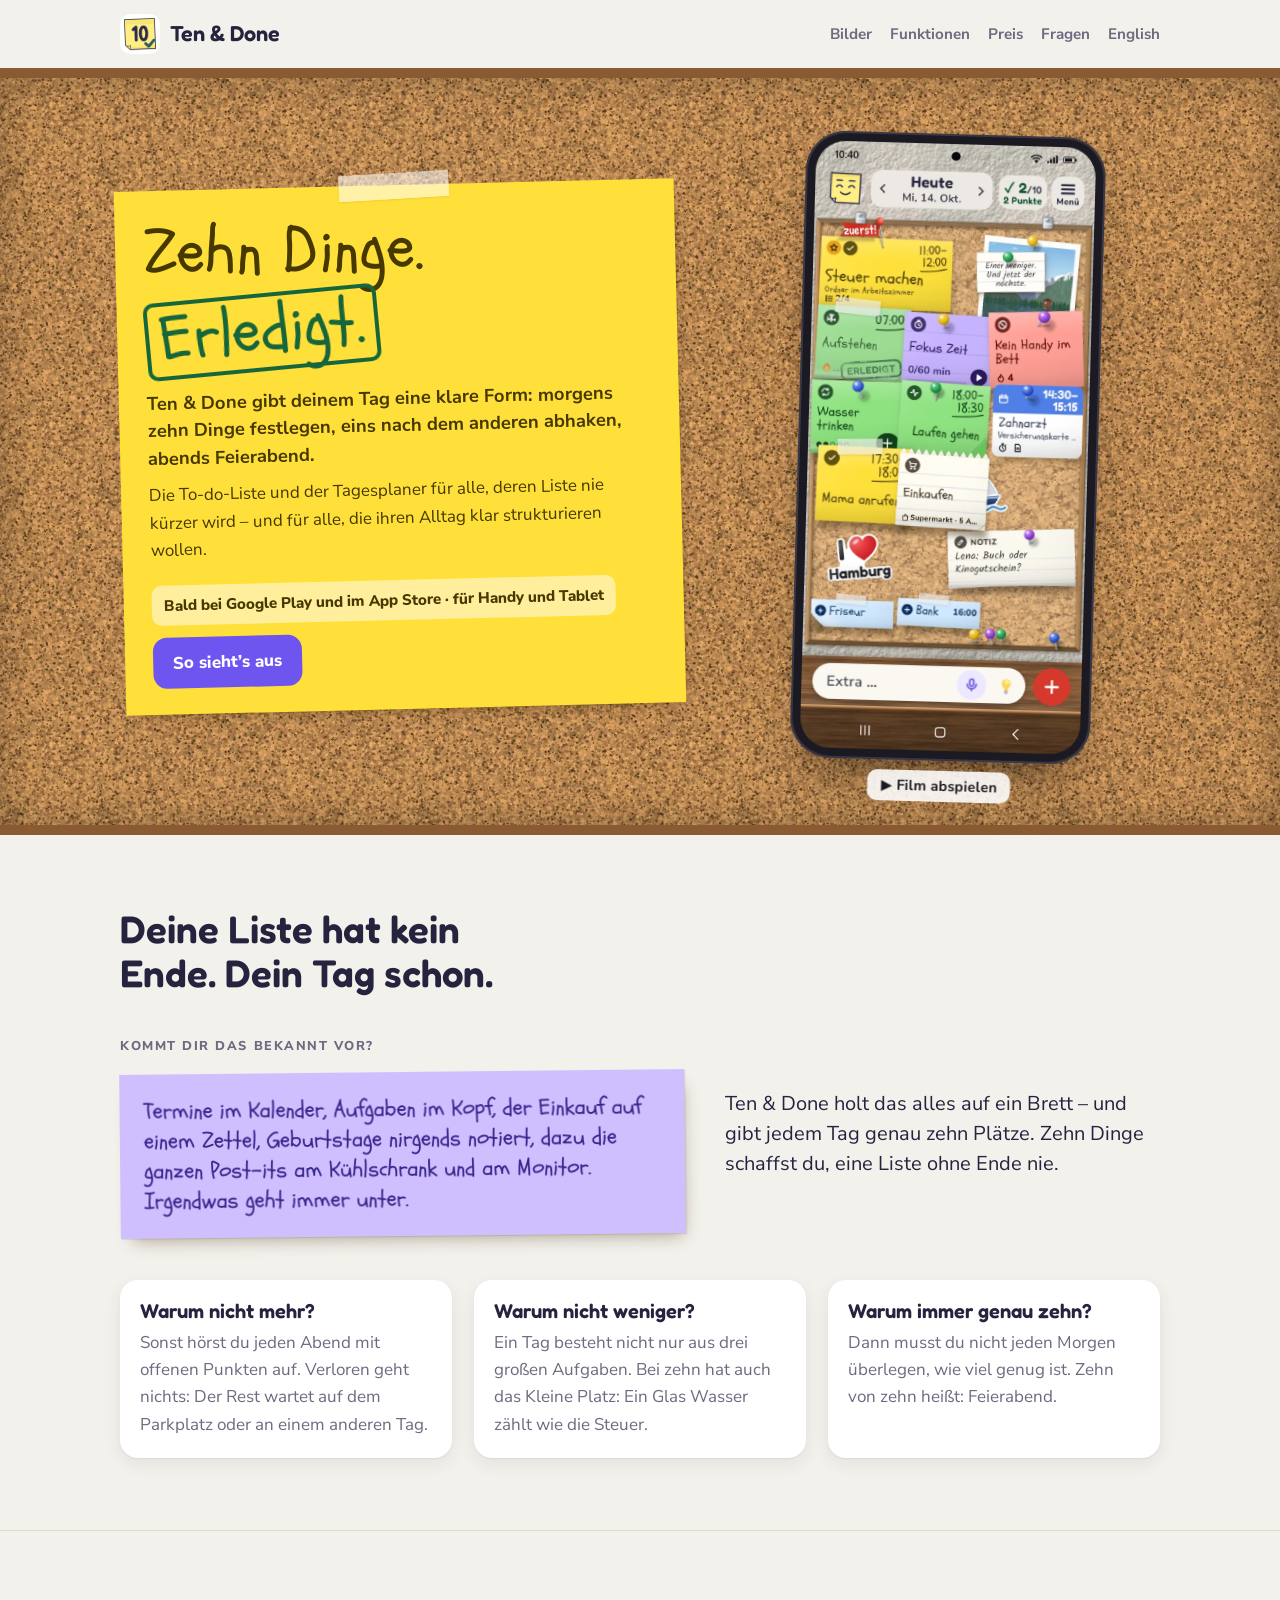
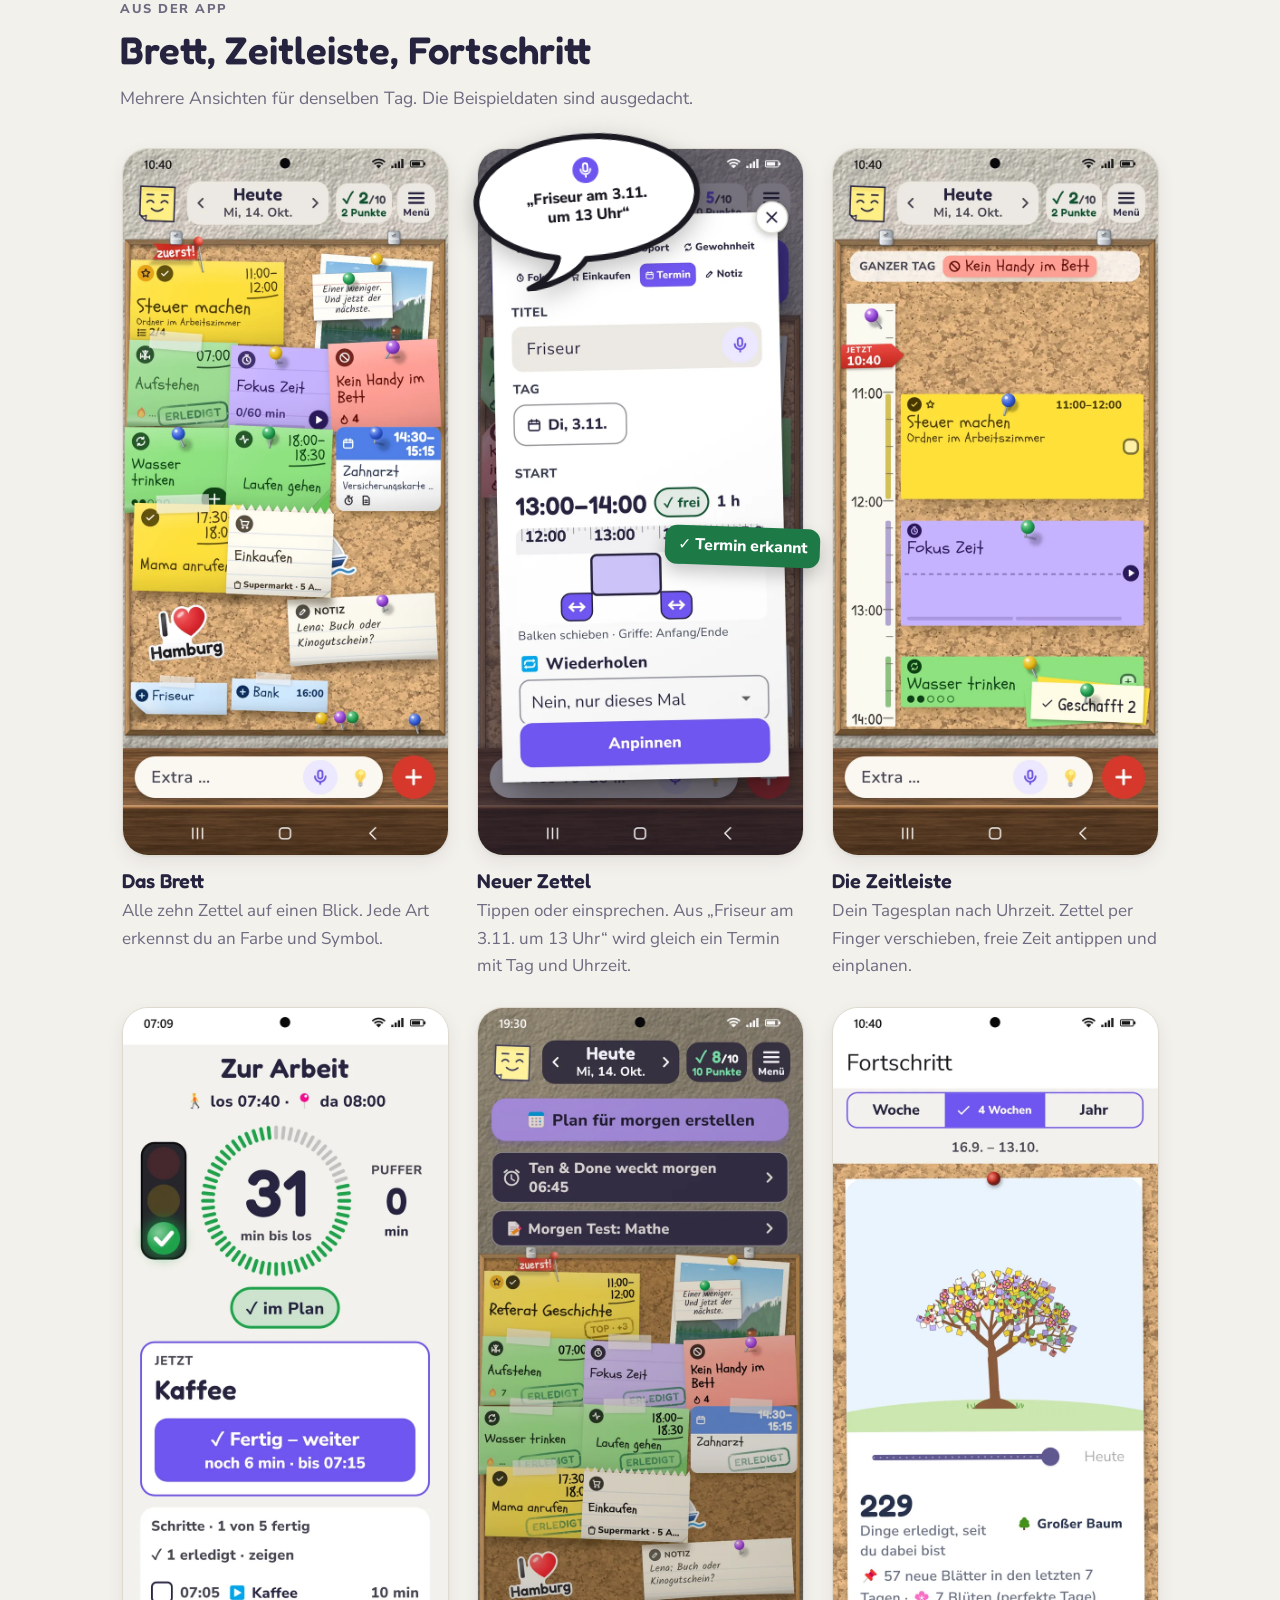
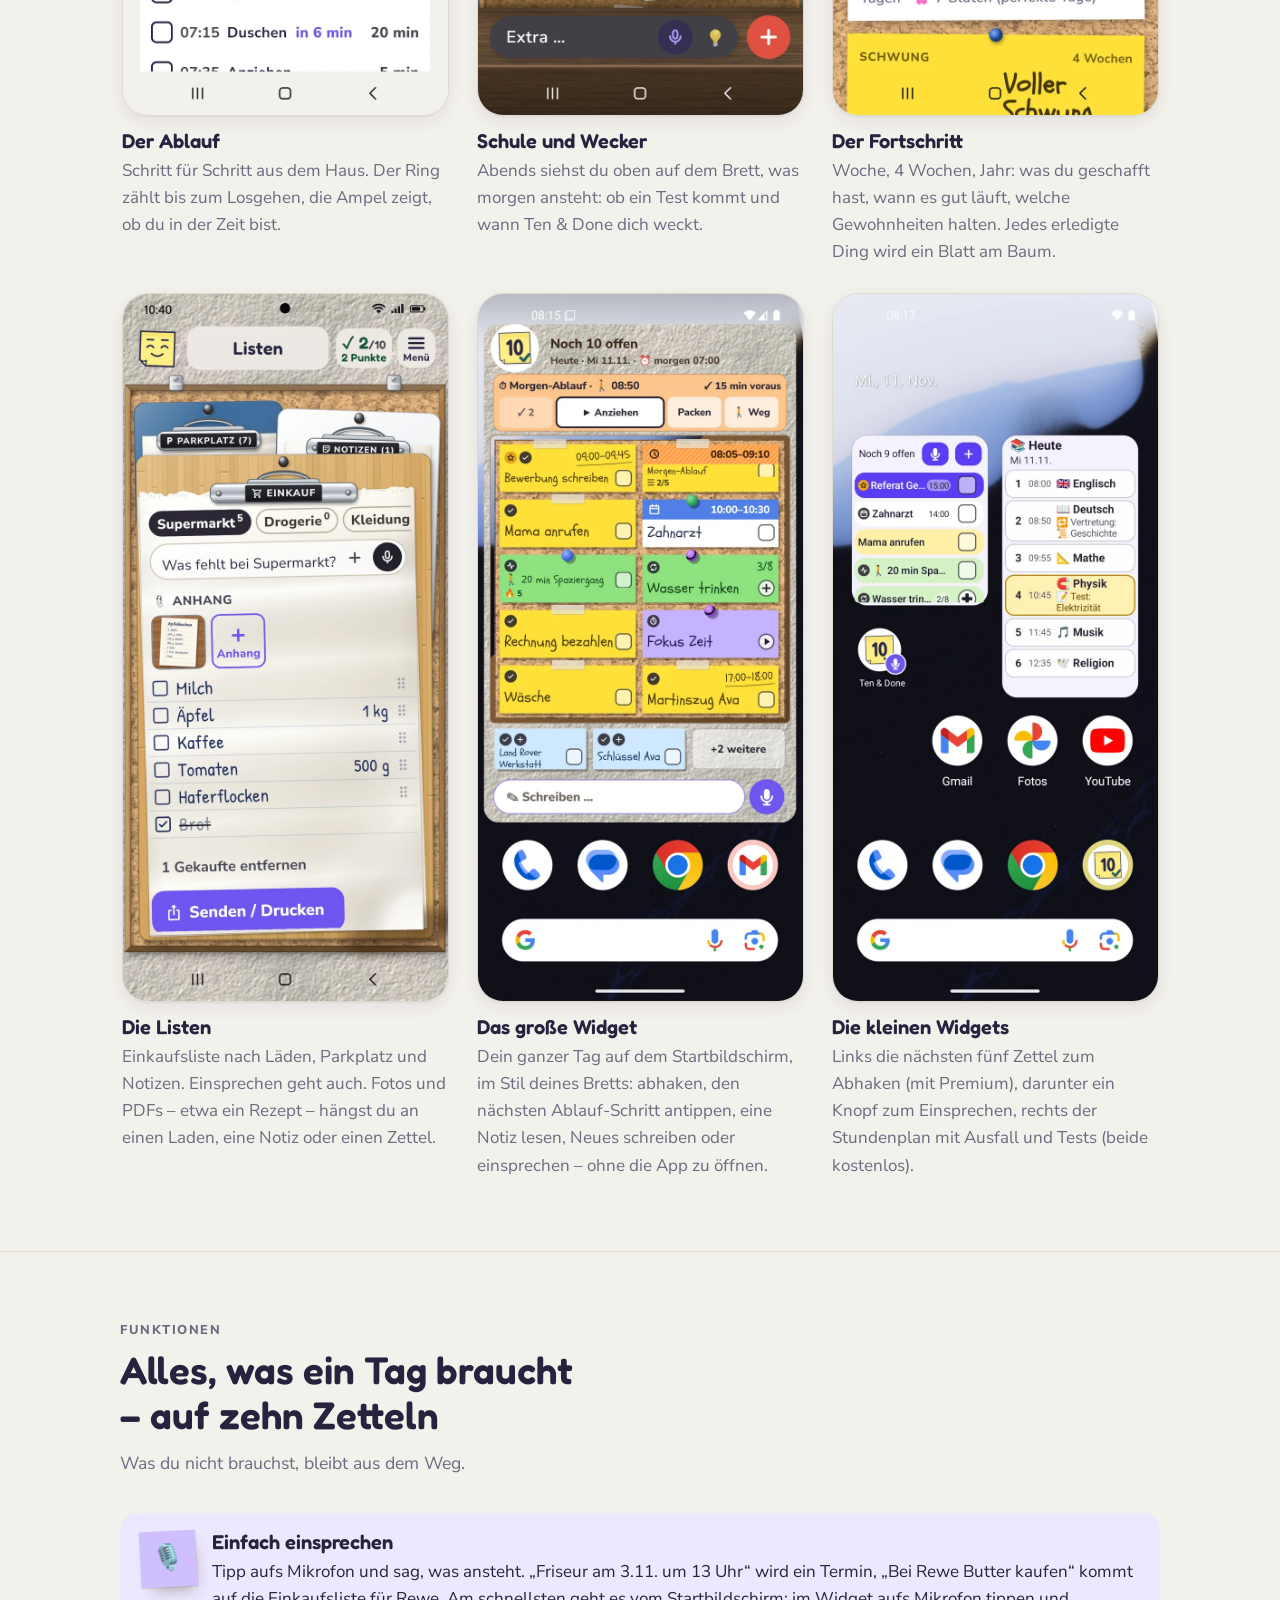
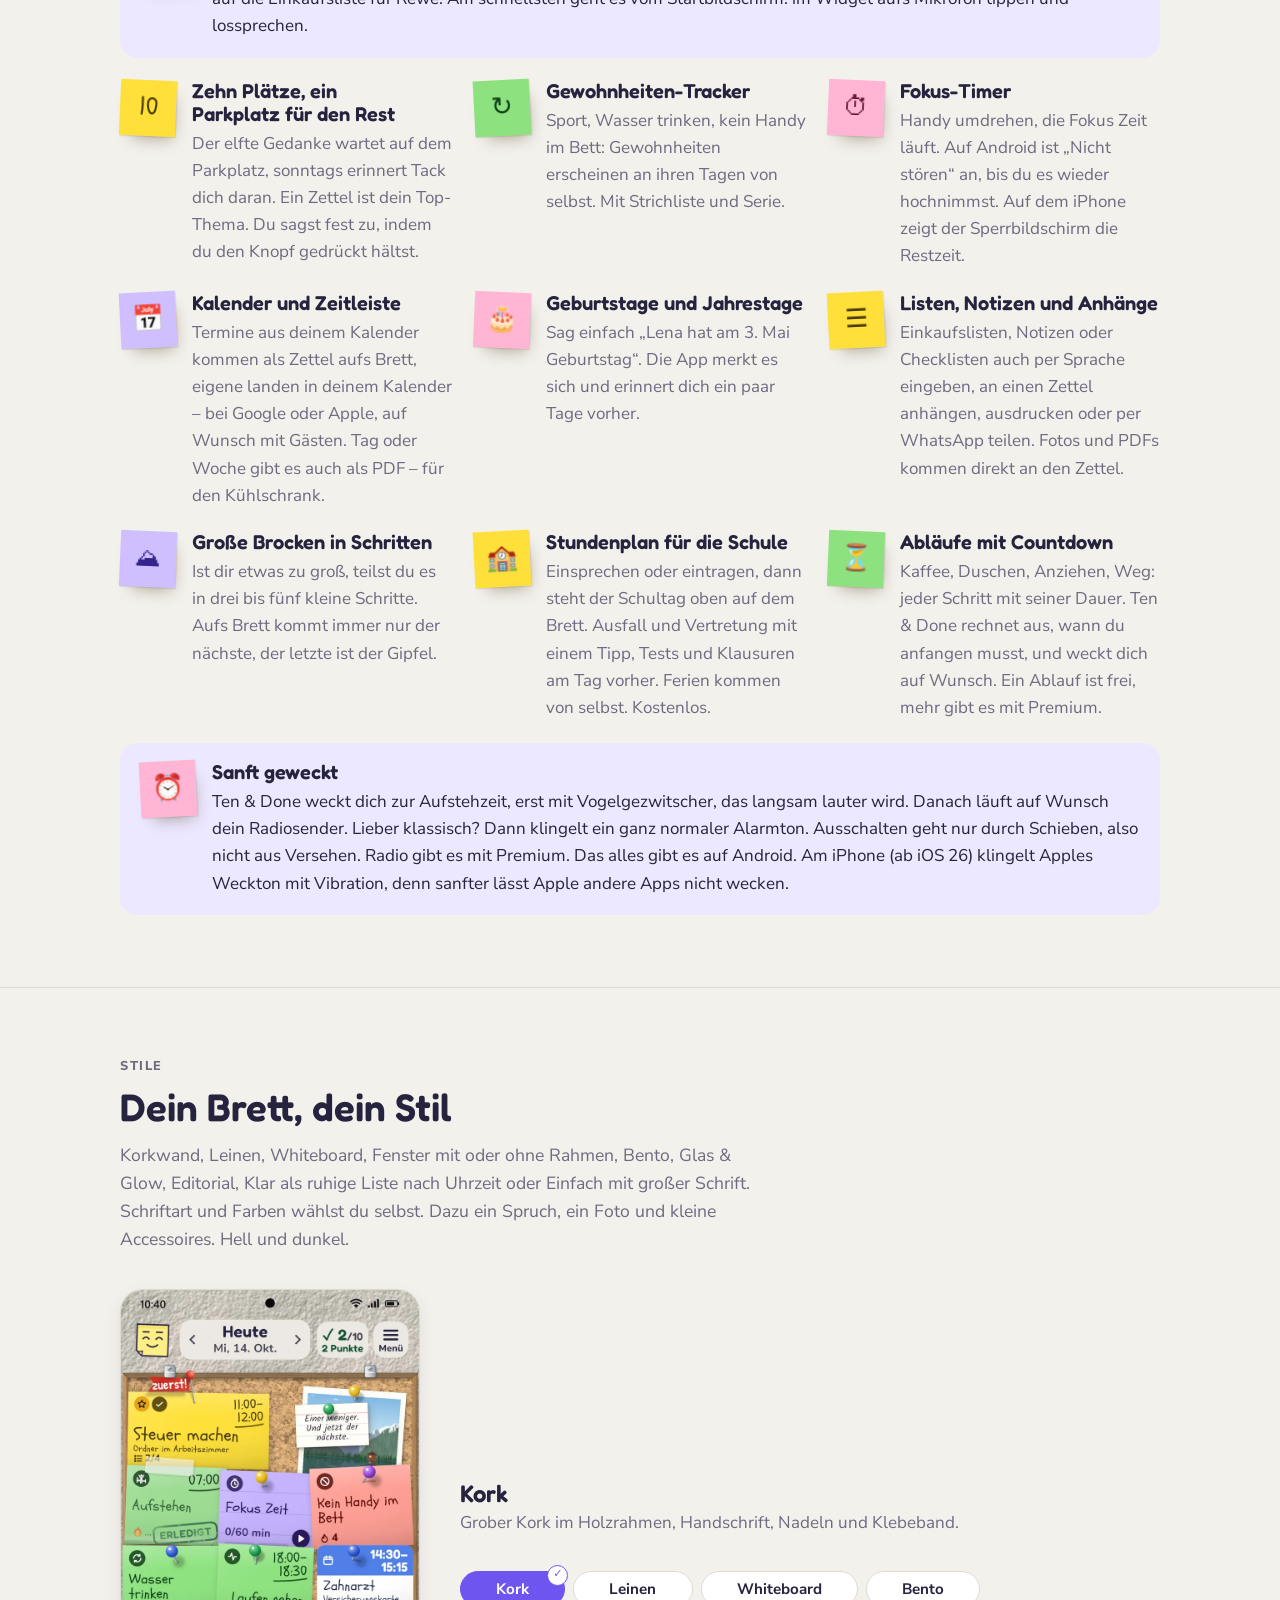
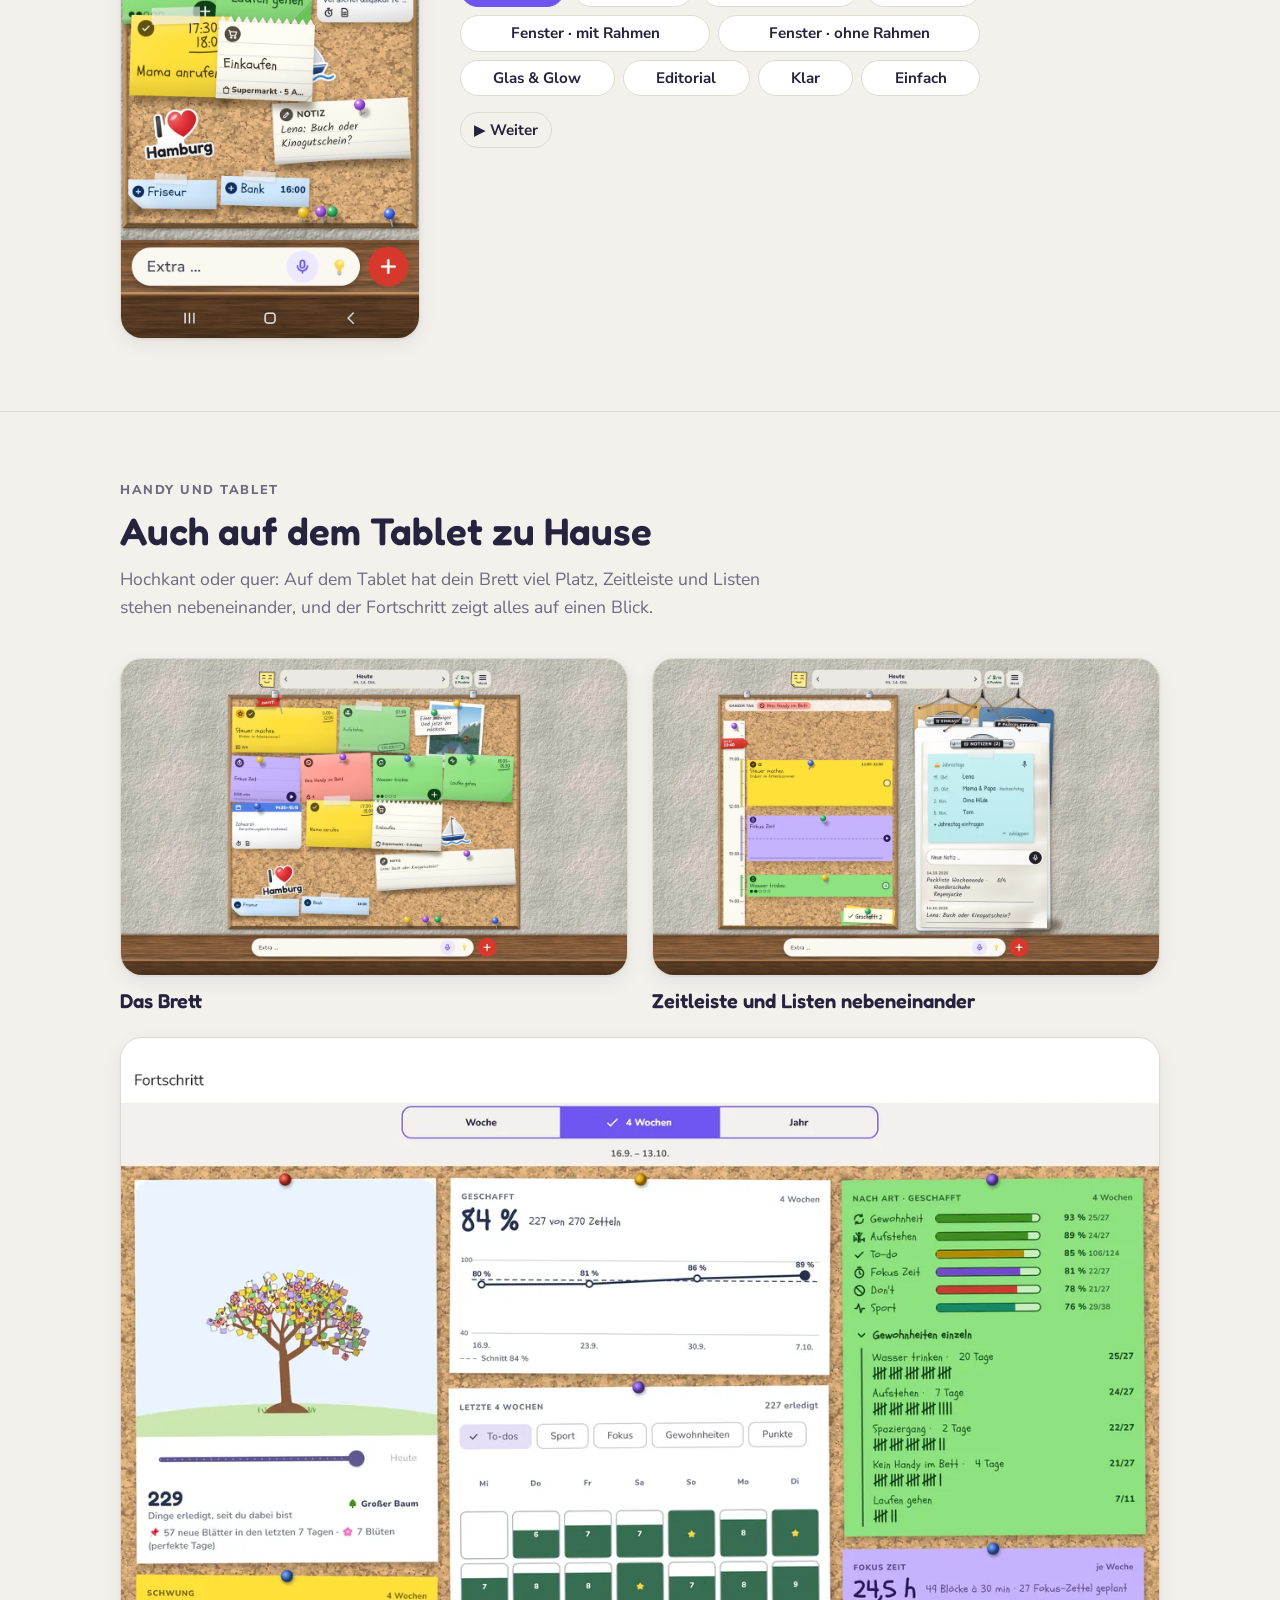
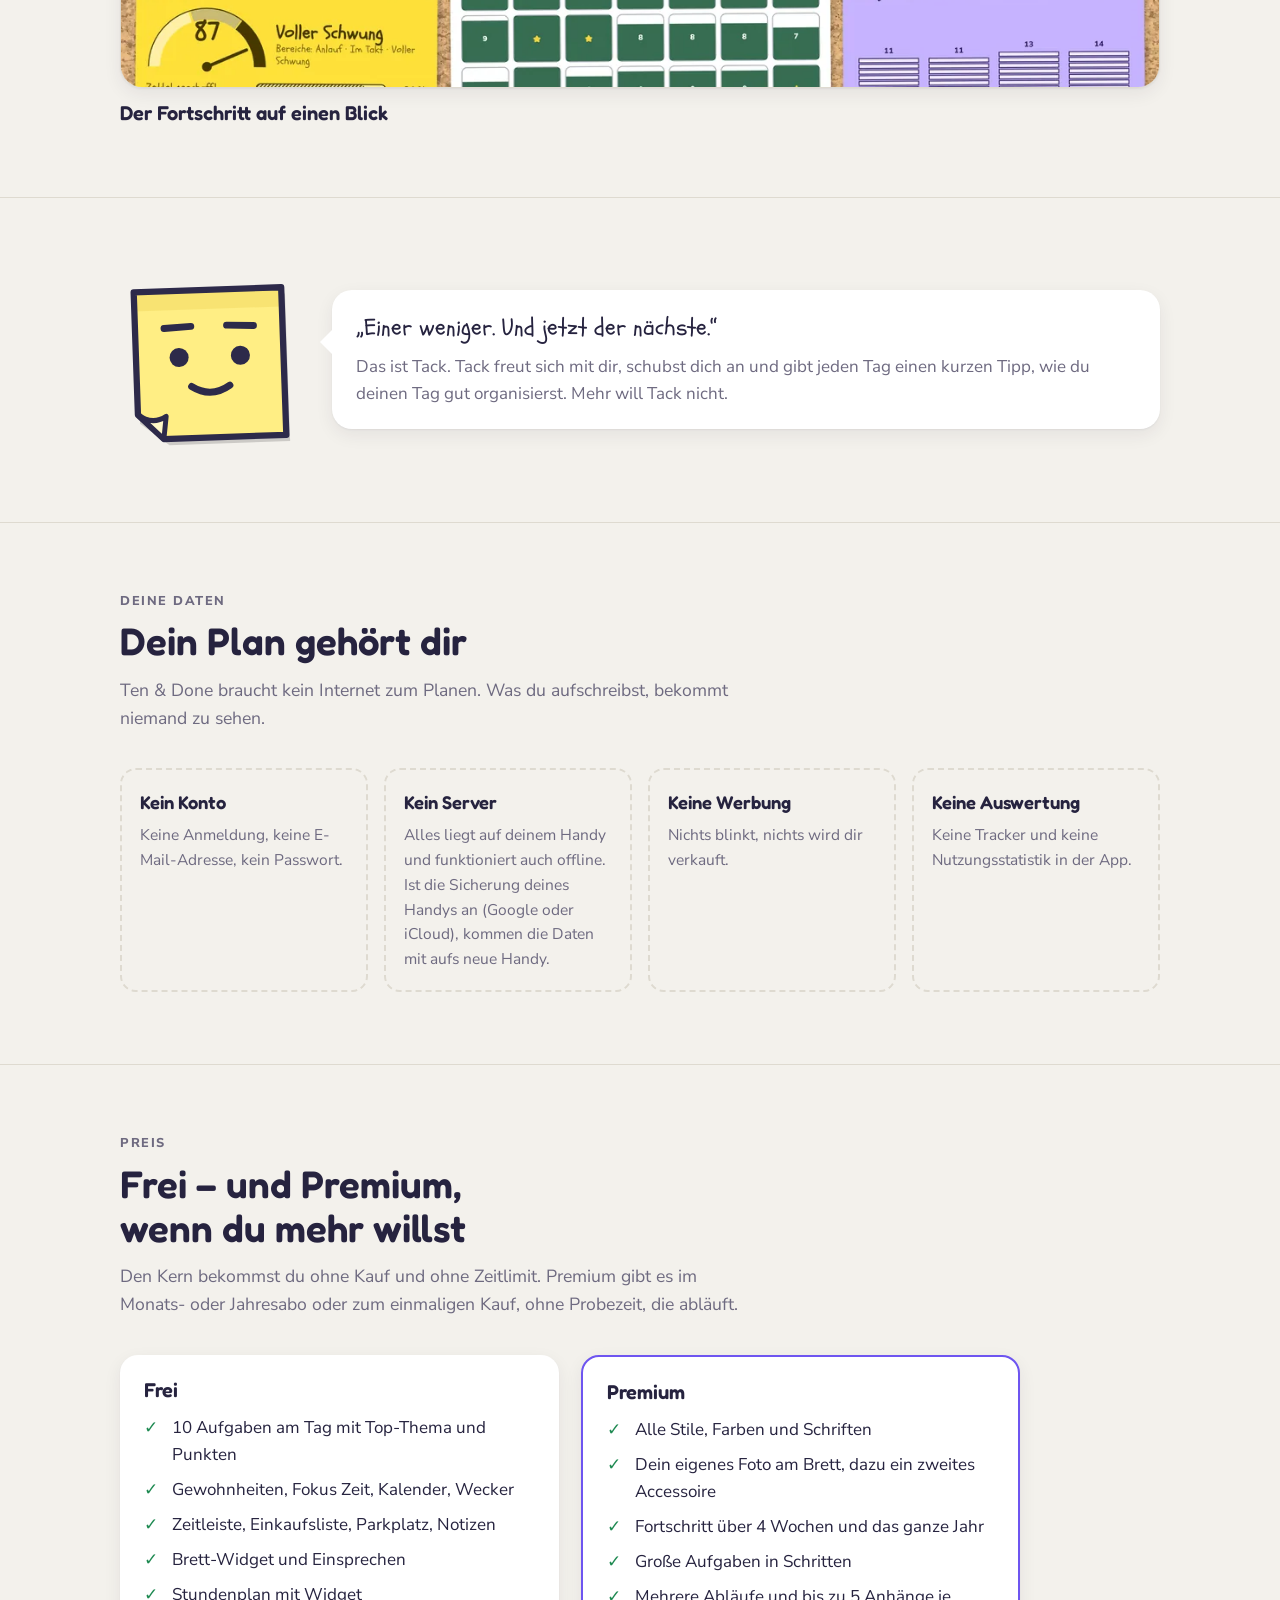
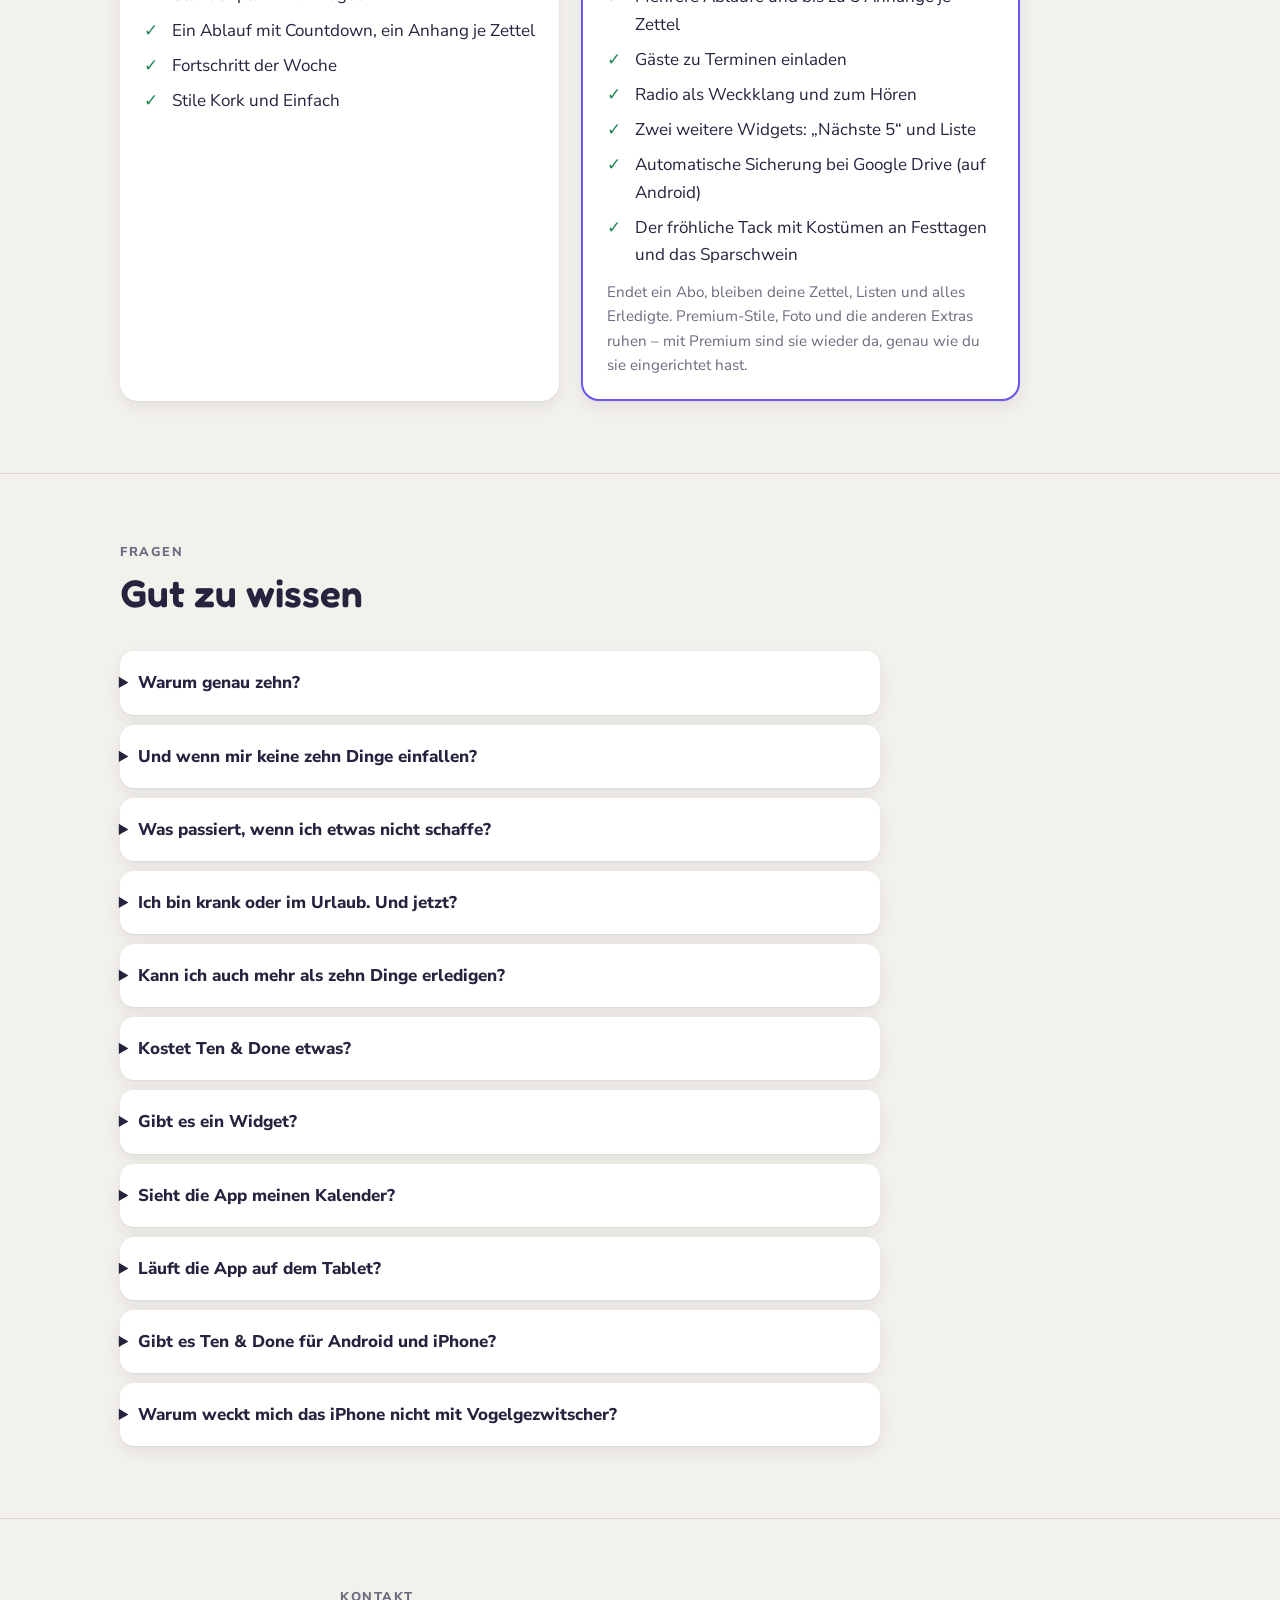
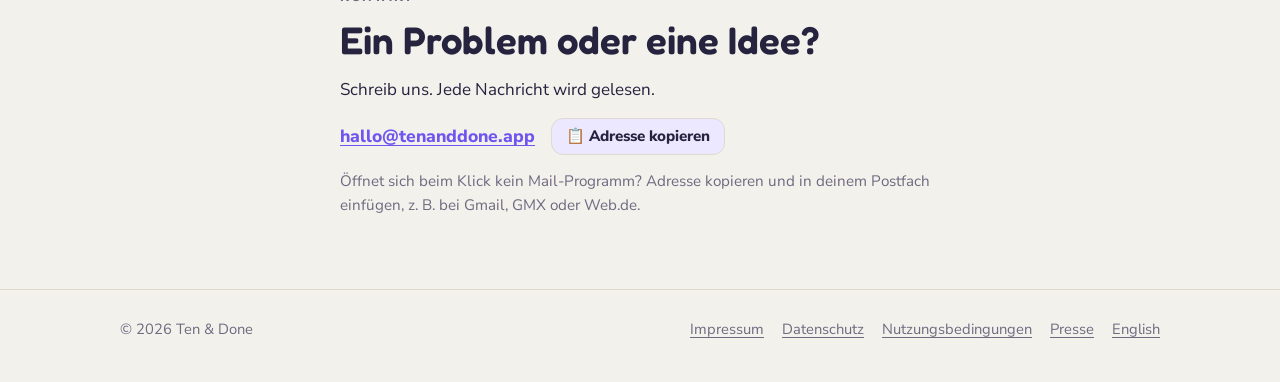
<file: index.html>
<!doctype html>
<html lang="de">
<head>
<meta charset="utf-8">
<meta name="viewport" content="width=device-width, initial-scale=1, viewport-fit=cover">
<meta name="color-scheme" content="light only">
<meta name="google-site-verification" content="KWCs7EdZ3-t_Yc2kRNjWeT_o4nCoiwFbMwKytYYfHoI">
<title>Ten &amp; Done – To-do-Liste und Tagesplaner für Android und iPhone: 10 Aufgaben am Tag</title>
<meta name="description" content="Den Alltag strukturieren mit genau 10 Aufgaben am Tag: planen, fest zusagen, erledigen. Mit Gewohnheiten, Fokus-Timer, Kalender und Widget. Für Android und iPhone, ohne Konto, ohne Werbung.">
<link rel="canonical" href="https://tenanddone.app/">
<link rel="alternate" hreflang="de" href="https://tenanddone.app/">
<link rel="alternate" hreflang="en" href="https://tenanddone.app/en/">
<link rel="alternate" hreflang="x-default" href="https://tenanddone.app/en/">
<meta property="og:type" content="website">
<meta property="og:site_name" content="Ten &amp; Done">
<meta property="og:locale" content="de_DE">
<meta property="og:locale:alternate" content="en_US">
<meta property="og:url" content="https://tenanddone.app/">
<meta property="og:title" content="Ten &amp; Done – Zehn Dinge. Erledigt.">
<meta property="og:description" content="Die To-do-Liste mit genau zehn Plätzen am Tag. Planen, fest zusagen, abhaken – dann ist Feierabend.">
<meta property="og:image" content="https://tenanddone.app/img/og.jpg">
<meta property="og:image:width" content="1200">
<meta property="og:image:height" content="630">
<meta property="og:image:alt" content="Korkbrett mit bunten Zetteln und dem Satz „Jeden Tag 10 Dinge. Mehr nicht.“">
<meta name="twitter:card" content="summary_large_image">
<meta name="theme-color" content="#6e55f0">
<link rel="icon" type="image/png" href="img/favicon.png">
<link rel="apple-touch-icon" href="img/logo.png">
<link rel="preload" href="fonts/Schoolbell-Regular.ttf" as="font" type="font/ttf" crossorigin>
<link rel="stylesheet" href="style.css">
<script type="application/ld+json">
{
  "@context": "https://schema.org",
  "@type": "MobileApplication",
  "name": "Ten & Done",
  "alternateName": "Ten and Done",
  "operatingSystem": "Android, iOS",
  "applicationCategory": "ProductivityApplication",
  "inLanguage": ["de", "en"],
  "description": "To-do-Liste und Tagesplaner mit genau 10 Aufgaben am Tag: planen, fest zusagen, abhaken. Mit Gewohnheiten, Fokus-Timer, Kalender, Einkaufsliste, Notizen und Widget. Ohne Konto, ohne Werbung.",
  "url": "https://tenanddone.app/",
  "image": "https://tenanddone.app/img/og.jpg",
  "screenshot": ["https://tenanddone.app/img/brett.webp", "https://tenanddone.app/img/zeitleiste.webp", "https://tenanddone.app/img/fortschritt.webp"],
  "offers": { "@type": "Offer", "price": "0", "priceCurrency": "EUR" },
  "featureList": "10 Aufgaben am Tag, Top-Thema, Gewohnheiten-Tracker, Fokus-Timer, Kalender und Termine, Geburtstage und Jahrestage, Zeitleiste, Einkaufsliste, Notizen und Checklisten, Anhänge, Wecker mit Radio, Abläufe mit Countdown, Stundenplan, Widget, Tablet, Drucken als PDF, Fortschritt, neun Stile"
}
</script>
<script type="application/ld+json">
{
  "@context": "https://schema.org",
  "@type": "FAQPage",
  "mainEntity": [
    { "@type": "Question", "name": "Warum genau zehn Aufgaben am Tag?", "acceptedAnswer": { "@type": "Answer", "text": "Weil eine Liste ohne Ende nie fertig wird. Zehn Plätze geben jedem Tag dasselbe Ziel: Zehn von zehn heißt fertig. Zehn passen auf einen Bildschirm, alles andere wartet auf dem Parkplatz, und die Zettel dürfen so klein sein, wie es dir heute passt." } },
    { "@type": "Question", "name": "Kostet Ten & Done etwas?", "acceptedAnswer": { "@type": "Answer", "text": "Der Kern ist frei: 10 Aufgaben am Tag, Gewohnheiten, Fokus Zeit, Kalender, Listen, Notizen, Widget und der Fortschritt der Woche. Premium gibt es im Monats- oder Jahresabo oder zum einmaligen Kauf." } },
    { "@type": "Question", "name": "Brauche ich ein Konto?", "acceptedAnswer": { "@type": "Answer", "text": "Nein. Keine Anmeldung, keine E-Mail-Adresse. Alles liegt auf deinem Handy, die App funktioniert offline." } },
    { "@type": "Question", "name": "Gibt es ein Widget?", "acceptedAnswer": { "@type": "Answer", "text": "Ja. Das Brett-Widget zeigt deinen Tagesplan auf dem Startbildschirm, dort kannst du auch abhaken. Übers Mikrofon im Widget sprichst du neue Aufgaben ein." } },
    { "@type": "Question", "name": "Gibt es Ten & Done für Android und iPhone?", "acceptedAnswer": { "@type": "Answer", "text": "Ja. Ten & Done gibt es für Android-Handys und -Tablets und für iPhone und iPad." } }
  ]
}
</script>
</head>
<body>

<header class="wrap top">
  <a class="brand" href="./"><img src="img/logo.png" alt="" width="40" height="40">Ten &amp; Done</a>
  <nav aria-label="Seiten">
    <a href="#bilder">Bilder</a>
    <a href="#funktionen">Funktionen</a>
    <a href="#preis">Preis</a>
    <a href="#fragen">Fragen</a>
    <a href="en/" hreflang="en" lang="en">English</a>
  </nav>
</header>

<div class="board">
  <div class="wrap hero">
    <div class="note">
      <h1>Zehn Dinge. <span class="stamp">Erledigt.</span></h1>
      <p class="lead">Ten &amp; Done gibt deinem Tag eine klare Form: morgens zehn Dinge festlegen, eins nach dem anderen abhaken, abends Feierabend.</p>
      <p class="sub">Die To-do-Liste und der Tagesplaner für alle, deren Liste nie kürzer wird – und für alle, die ihren Alltag klar strukturieren wollen.</p>
      <div class="cta">
        <!-- install --><span class="soon">Bald bei Google Play und im App Store · für Handy und Tablet</span><!-- /install -->
        <a class="btn" href="#bilder">So sieht’s aus</a>
      </div>
    </div>
    <div class="phone">
      <video class="film" autoplay muted loop playsinline preload="auto" poster="img/brett.webp" width="720" height="1560" aria-label="Kurzer Film aus der App: Auf dem Korkbrett werden die Zettel nacheinander abgehakt, jeder bekommt den Stempel „Erledigt“, seine Punkte fliegen vom Zettel nach oben ins Punkte-Feld. Bei zehn von zehn fliegen alle Zettel zu einem Stapel mit dem Schild „Ten &amp; Done“, dazu Konfetti.">
        <source src="img/film.mp4" type="video/mp4">
      </video>
      <button class="film-stop" type="button" data-stop="⏸ Film anhalten" data-go="▶ Film abspielen" hidden>⏸ Film anhalten</button>
    </div>
  </div>
</div>

<main>
  <section id="warum-zehn" class="ten">
    <div class="wrap">
      <div class="head">
        <h2>Deine Liste hat kein Ende. Dein Tag schon.</h2>
      </div>
      <div class="duo">
        <div><span class="eyebrow">Kommt dir das bekannt vor?</span><p class="ten-know">Termine im Kalender, Aufgaben im Kopf, der Einkauf auf einem Zettel, Geburtstage nirgends notiert, dazu die ganzen Post-its am Kühlschrank und am Monitor. Irgendwas geht immer unter.</p></div>
        <p class="duo-answer">Ten &amp; Done holt das alles auf ein Brett&nbsp;– und gibt jedem Tag genau zehn Plätze. Zehn Dinge schaffst du, eine Liste ohne Ende nie.</p>
      </div>
      <div class="ten-why">
        <div><h3>Warum nicht mehr?</h3><p>Sonst hörst du jeden Abend mit offenen Punkten auf. Verloren geht nichts: Der Rest wartet auf dem Parkplatz oder an einem anderen Tag.</p></div>
        <div><h3>Warum nicht weniger?</h3><p>Ein Tag besteht nicht nur aus drei großen Aufgaben. Bei zehn hat auch das Kleine Platz: Ein Glas Wasser zählt wie die Steuer.</p></div>
        <div><h3>Warum immer genau zehn?</h3><p>Dann musst du nicht jeden Morgen überlegen, wie viel genug ist. Zehn von zehn heißt: Feierabend.</p></div>
      </div>
    </div>
  </section>

  <section id="bilder">
    <div class="wrap">
      <div class="head">
        <span class="eyebrow">Aus der App</span>
        <h2>Brett, Zeitleiste, Fortschritt</h2>
        <p>Mehrere Ansichten für denselben Tag. Die Beispieldaten sind ausgedacht.</p>
      </div>
      <div class="shots">
        <figure>
          <picture>
            <img src="img/brett.webp" width="720" height="1560" loading="lazy" alt="Brett mit zehn Zetteln: Top-Thema, Aufstehen, Fokus Zeit, Wasser trinken, Sport, Einkaufen und weitere, oben rechts ein Foto mit Spruch, unten eine Notiz.">
          </picture>
          <figcaption><h3>Das Brett</h3><span>Alle zehn Zettel auf einen Blick. Jede Art erkennst du an Farbe und Symbol.</span></figcaption>
        </figure>
        <figure class="voice">
          <div class="say">
          <picture>
            <img src="img/neu.webp" width="720" height="1560" loading="lazy" alt="Zettel-Fenster nach dem Satz „Friseur am 3.11. um 13 Uhr“: Art Termin ist gewählt, Titel „Friseur“, Dienstag 3.11., 13:00 bis 14:00, frei; neben dem Titel das Mikrofon.">
          </picture>
          <p class="say-bubble" aria-hidden="true"><span class="say-mic"><svg width="18" height="18" viewBox="0 0 24 24" fill="none" stroke="currentColor" stroke-width="2.4" stroke-linecap="round"><rect x="9" y="3" width="6" height="11" rx="3"/><path d="M5.5 11a6.5 6.5 0 0 0 13 0M12 17.5V21"/></svg></span>„Friseur am 3.11. um&nbsp;13&nbsp;Uhr“</p>
          <p class="say-result" aria-hidden="true">✓ Termin erkannt</p>
          </div>
          <figcaption><h3>Neuer Zettel</h3><span>Tippen oder einsprechen. Aus „Friseur am 3.11. um 13 Uhr“ wird gleich ein Termin mit Tag und Uhrzeit.</span></figcaption>
        </figure>
        <figure>
          <picture>
            <img src="img/zeitleiste.webp" width="720" height="1560" loading="lazy" alt="Zeitleiste ab 11 Uhr: das Top-Thema, Wasser trinken, Fokus Zeit und Spaziergang untereinander, oben „ganzer Tag“.">
          </picture>
          <figcaption><h3>Die Zeitleiste</h3><span>Dein Tagesplan nach Uhrzeit. Zettel per Finger verschieben, freie Zeit antippen und einplanen.</span></figcaption>
        </figure>
        <figure>
          <picture>
            <img src="img/ablauf.webp" width="720" height="1560" loading="lazy" alt="Ablauf „Zur Arbeit“ groß: los 07:40, da 08:00, ein grüner Ring mit 31 Minuten bis los, die Ampel auf Grün mit Haken und „im Plan“; jetzt Kaffee mit dem Knopf „Fertig – weiter“, darunter die Schritte Duschen, Anziehen und Weg mit Uhrzeiten.">
          </picture>
          <figcaption><h3>Der Ablauf</h3><span>Schritt für Schritt aus dem Haus. Der Ring zählt bis zum Losgehen, die Ampel zeigt, ob du in der Zeit bist.</span></figcaption>
        </figure>
        <figure>
          <picture>
            <img src="img/schule.webp" width="720" height="1560" loading="lazy" alt="Brett einer Schülerin am Abend um 19:30 im warmen Lampenlicht, oben die Bänder „Ten &amp; Done weckt morgen 06:45“ mit Wecker-Symbol und „Morgen Test: Mathe“, darunter die Zettel des Tages, acht von zehn erledigt.">
          </picture>
          <figcaption><h3>Schule und Wecker</h3><span>Abends siehst du oben auf dem Brett, was morgen ansteht: ob ein Test kommt und wann Ten &amp; Done dich weckt.</span></figcaption>
        </figure>
        <figure>
          <picture>
            <img src="img/fortschritt.webp" width="720" height="1560" loading="lazy" alt="Fortschritt der letzten 4 Wochen: ein Baum aus kleinen Zetteln als Blätter, 229 erledigte Dinge und die Anzeige „Voller Schwung“.">
          </picture>
          <figcaption><h3>Der Fortschritt</h3><span>Woche, 4 Wochen, Jahr: was du geschafft hast, wann es gut läuft, welche Gewohnheiten halten. Jedes erledigte Ding wird ein Blatt am Baum.</span></figcaption>
        </figure>
        <figure>
          <picture>
            <img src="img/listen.webp" width="720" height="1560" loading="lazy" alt="Listen als Klemmbretter: vorn die Einkaufsliste für den Supermarkt, oben ein angehängtes Foto einer Rezeptkarte „Apfelkuchen“ und der Knopf „＋ Anhang“, darunter Milch, Äpfeln, Kaffee, Tomaten und Haferflocken, dahinter Parkplatz und Notizen.">
          </picture>
          <figcaption><h3>Die Listen</h3><span>Einkaufsliste nach Läden, Parkplatz und Notizen. Einsprechen geht auch. Fotos und PDFs – etwa ein Rezept – hängst du an einen Laden, eine Notiz oder einen Zettel.</span></figcaption>
        </figure>
        <figure>
          <img src="img/widget_gross.webp" width="720" height="1560" loading="lazy" alt="Startbildschirm eines Android-Handys, fast ganz ausgefüllt vom großen Brett-Widget im Kork-Stil: oben der Morgen-Ablauf mit seinen Schritten, darunter zehn Zettel mit Kästchen zum Abhaken, Extras, eine Notiz und unten das Feld „Schreiben …“ mit Mikrofon.">
          <figcaption><h3>Das große Widget</h3><span>Dein ganzer Tag auf dem Startbildschirm, im Stil deines Bretts: abhaken, den nächsten Ablauf-Schritt antippen, eine Notiz lesen, Neues schreiben oder einsprechen – ohne die App zu öffnen.</span></figcaption>
        </figure>
        <figure>
          <img src="img/widget_klein.webp" width="720" height="1560" loading="lazy" alt="Startbildschirm eines Android-Handys mit drei kleinen Widgets: links „Nächste 5“ im Stil Bento mit Kästchen zum Abhaken, darunter das runde Ten-&amp;-Done-Symbol mit Mikrofon zum Einsprechen, rechts der Stundenplan des Tages mit Fächern und Uhrzeiten.">
          <figcaption><h3>Die kleinen Widgets</h3><span>Links die nächsten fünf Zettel zum Abhaken (mit Premium), darunter ein Knopf zum Einsprechen, rechts der Stundenplan mit Ausfall und Tests (beide kostenlos).</span></figcaption>
        </figure>
      </div>
    </div>
  </section>

  <section id="funktionen">
    <div class="wrap">
      <div class="head">
        <span class="eyebrow">Funktionen</span>
        <h2>Alles, was ein Tag braucht – auf zehn Zetteln</h2>
        <p>Was du nicht brauchst, bleibt aus dem Weg.</p>
      </div>
      <div class="grid2 grid3">
        <div class="feature wide"><span class="tag t-c" aria-hidden="true">🎙️</span><div><h3>Einfach einsprechen</h3><p>Tipp aufs Mikrofon und sag, was ansteht. „Friseur am 3.11. um 13 Uhr“ wird ein Termin, „Bei Rewe Butter kaufen“ kommt auf die Einkaufsliste für Rewe. Am schnellsten geht es vom Startbildschirm: im Widget aufs Mikrofon tippen und lossprechen.</p></div></div>
        <div class="feature"><span class="tag t-a" aria-hidden="true">10</span><div><h3>Zehn Plätze, ein Parkplatz für den Rest</h3><p>Der elfte Gedanke wartet auf dem Parkplatz, sonntags erinnert Tack dich daran. Ein Zettel ist dein Top-Thema. Du sagst fest zu, indem du den Knopf gedrückt hältst.</p></div></div>
        <div class="feature"><span class="tag t-b" aria-hidden="true">↻</span><div><h3>Gewohnheiten-Tracker</h3><p>Sport, Wasser trinken, kein Handy im Bett: Gewohnheiten erscheinen an ihren Tagen von selbst. Mit Strichliste und Serie.</p></div></div>
        <div class="feature"><span class="tag t-f" aria-hidden="true">⏱</span><div><h3>Fokus-Timer</h3><p>Handy umdrehen, die Fokus Zeit läuft. Auf Android ist „Nicht stören“ an, bis du es wieder hochnimmst. Auf dem iPhone zeigt der Sperrbildschirm die Restzeit.</p></div></div>
        <div class="feature"><span class="tag t-c" aria-hidden="true">📅</span><div><h3>Kalender und Zeitleiste</h3><p>Termine aus deinem Kalender kommen als Zettel aufs Brett, eigene landen in deinem Kalender – bei Google oder Apple, auf Wunsch mit Gästen. Tag oder Woche gibt es auch als PDF – für den Kühlschrank.</p></div></div>
        <div class="feature"><span class="tag t-f" aria-hidden="true">🎂</span><div><h3>Geburtstage und Jahrestage</h3><p>Sag einfach „Lena hat am 3. Mai Geburtstag“. Die App merkt es sich und erinnert dich ein paar Tage vorher.</p></div></div>
        <div class="feature"><span class="tag t-a" aria-hidden="true">☰</span><div><h3>Listen, Notizen und Anhänge</h3><p>Einkaufslisten, Notizen oder Checklisten auch per Sprache eingeben, an einen Zettel anhängen, ausdrucken oder per WhatsApp teilen. Fotos und PDFs kommen direkt an den Zettel.</p></div></div>
        <div class="feature"><span class="tag t-c" aria-hidden="true">⛰</span><div><h3>Große Brocken in Schritten</h3><p>Ist dir etwas zu groß, teilst du es in drei bis fünf kleine Schritte. Aufs Brett kommt immer nur der nächste, der letzte ist der Gipfel.</p></div></div>
        <div class="feature"><span class="tag t-a" aria-hidden="true">🏫</span><div><h3>Stundenplan für die Schule</h3><p>Einsprechen oder eintragen, dann steht der Schultag oben auf dem Brett. Ausfall und Vertretung mit einem Tipp, Tests und Klausuren am Tag vorher. Ferien kommen von selbst. Kostenlos.</p></div></div>
        <div class="feature"><span class="tag t-b" aria-hidden="true">⏳</span><div><h3>Abläufe mit Countdown</h3><p>Kaffee, Duschen, Anziehen, Weg: jeder Schritt mit seiner Dauer. Ten &amp; Done rechnet aus, wann du anfangen musst, und weckt dich auf Wunsch. Ein Ablauf ist frei, mehr gibt es mit Premium.</p></div></div>
        <div class="feature wide"><span class="tag t-f" aria-hidden="true">⏰</span><div><h3>Sanft geweckt</h3><p>Ten &amp; Done weckt dich zur Aufstehzeit, erst mit Vogelgezwitscher, das langsam lauter wird. Danach läuft auf Wunsch dein Radiosender. Lieber klassisch? Dann klingelt ein ganz normaler Alarmton. Ausschalten geht nur durch Schieben, also nicht aus Versehen. Radio gibt es mit Premium. Das alles gibt es auf Android. Am iPhone (ab iOS 26) klingelt Apples Weckton mit Vibration, denn sanfter lässt Apple andere Apps nicht wecken.</p></div></div>
      </div>
    </div>
  </section>

  <section id="stile">
    <div class="wrap">
      <div class="head">
        <span class="eyebrow">Stile</span>
        <h2>Dein Brett, dein Stil</h2>
        <p>Korkwand, Leinen, Whiteboard, Fenster mit oder ohne Rahmen, Bento, Glas &amp; Glow, Editorial, Klar als ruhige Liste nach Uhrzeit oder Einfach mit großer Schrift. Schriftart und Farben wählst du selbst. Dazu ein Spruch, ein Foto und kleine Accessoires. Hell und dunkel.</p>
      </div>
      <div class="styles">
        <figure><picture><img src="img/brett.webp" width="720" height="1560" loading="lazy" alt="Stil Kork: bunte Zettel mit Nadeln an einer Korkwand im Holzrahmen."></picture><figcaption><b>Kork</b><span class="say-style">Grober Kork im Holzrahmen, Handschrift, Nadeln und Klebeband.</span></figcaption></figure>
        <figure><picture><img src="img/leinen.webp" width="720" height="1560" loading="lazy" alt="Stil Leinen: ruhige Zettel in gedeckten Farben mit kleinen grauen Nadeln auf Leinen im hellen Birkenrahmen."></picture><figcaption><b>Leinen</b><span class="say-style">Ruhig wie ein Notizbuch: Leinen im hellen Rahmen, gedeckte Farben, kleine Nadeln.</span></figcaption></figure>
        <figure><picture><img src="img/whiteboard.webp" width="720" height="1560" loading="lazy" alt="Stil Whiteboard: Zettel mit Magneten auf einer weißen Tafel."></picture><figcaption><b>Whiteboard</b><span class="say-style">Glänzende Tafel im Alurahmen, jeder Zettel hält mit einem Magneten.</span></figcaption></figure>
        <figure><picture><img src="img/bento.webp" width="720" height="1560" loading="lazy" alt="Stil Bento: kräftige Kacheln, Farbe und Zeichen je Art."></picture><figcaption><b>Bento</b><span class="say-style">Kräftige Kacheln, Farbe und Zeichen je Art, klare Schrift.</span></figcaption></figure>
        <figure><picture><img src="img/fenster.webp" width="720" height="1560" loading="lazy" alt="Stil Fenster mit Rahmen: Zettel auf einer Fensterscheibe mit Sprossen, Blick auf eine Almwiese."></picture><figcaption><b>Fenster · mit Rahmen</b><span class="say-style">Eine Scheibe mit Sprossen und Aussicht, die Zettel kleben auf dem Glas. Auch mit deinem eigenen Foto.</span></figcaption></figure>
        <figure><picture><img src="img/fenster_c.webp" width="720" height="1560" loading="lazy" alt="Stil Fenster ohne Rahmen: Zettel auf einer großen Scheibe mit Blick aufs Meer und ein Segelboot."></picture><figcaption><b>Fenster · ohne Rahmen</b><span class="say-style">Eine große Glasscheibe, nichts als die Aussicht und deine Zettel.</span></figcaption></figure>
        <figure><picture><img src="img/glas.webp" width="720" height="1560" loading="lazy" alt="Stil Glas &amp; Glow: Aufgaben als Liste auf mattem Glas vor sanftem Farbverlauf."></picture><figcaption><b>Glas &amp; Glow</b><span class="say-style">Mattes Glas über leuchtendem Farbschimmer.</span></figcaption></figure>
        <figure><picture><img src="img/editorial.webp" width="720" height="1560" loading="lazy" alt="Stil Editorial: große Schrift in Schwarz-Weiß wie ein Fahrplan, eine Akzentfarbe."></picture><figcaption><b>Editorial</b><span class="say-style">Große Serifen-Schrift, Schwarz-Weiß und eine Akzentfarbe.</span></figcaption></figure>
        <figure><picture><img src="img/klar.webp" width="720" height="1560" loading="lazy" alt="Stil Klar: eine ruhige Liste, links die Uhrzeit."></picture><figcaption><b>Klar</b><span class="say-style">Eine ruhige Liste: Uhrzeit links, große Schrift, alle Zettel auf einen Blick.</span></figcaption></figure>
        <figure><picture><img src="img/einfach.webp" width="720" height="1560" loading="lazy" alt="Stil Einfach: eine Spalte, große Schrift und große Knöpfe."></picture><figcaption><b>Einfach</b><span class="say-style">Eine Spalte, große Knöpfe, nur das Wichtigste.</span></figcaption></figure>
      </div>
    </div>
  </section>

  <section id="tablet">
    <div class="wrap">
      <div class="head">
        <span class="eyebrow">Handy und Tablet</span>
        <h2>Auch auf dem Tablet zu Hause</h2>
        <p>Hochkant oder quer: Auf dem Tablet hat dein Brett viel Platz, Zeitleiste und Listen stehen nebeneinander, und der Fortschritt zeigt alles auf einen Blick.</p>
      </div>
      <div class="tabs">
        <figure class="tab">
          <img src="img/tablet.webp" width="1200" height="750" loading="lazy" alt="Ten &amp; Done auf einem Tablet quer: das Korkbrett mit zehn Zetteln, einer Notiz und einem Spruch.">
          <figcaption><h3>Das Brett</h3></figcaption>
        </figure>
        <figure class="tab">
          <img src="img/tablet_zeit.webp" width="1200" height="750" loading="lazy" alt="Ten &amp; Done auf einem Tablet quer: links die Zeitleiste mit Steuer machen, Fokus Zeit und Wasser trinken, rechts die Notizen als Klemmbrett mit den Geburtstagen und Jahrestagen und einer Packliste, dahinter Einkauf und Parkplatz.">
          <figcaption><h3>Zeitleiste und Listen nebeneinander</h3></figcaption>
        </figure>
        <figure class="tab wide">
          <img src="img/tablet_fortschritt.webp" width="1200" height="750" loading="lazy" alt="Ten &amp; Done auf einem Tablet quer: der Fortschritt der letzten 4 Wochen als Zettel an der Pinnwand – der Baum mit 229 erledigten Dingen, Schwung 87, 84 Prozent geschafft mit Kurve, Tag für Tag als Kästchen, die Arten mit Balken und die Gewohnheiten mit Strichliste.">
          <figcaption><h3>Der Fortschritt auf einen Blick</h3></figcaption>
        </figure>
      </div>
    </div>
  </section>

  <section id="tack">
    <div class="wrap tack">
      <img src="img/tack_hello.svg" width="180" height="180" alt="Tack, ein gelber Zettel mit ruhigem Gesicht.">
      <div class="bubble">
        <q>Einer weniger. Und jetzt der nächste.</q>
        <p>Das ist Tack. Tack freut sich mit dir, schubst dich an und gibt jeden Tag einen kurzen Tipp, wie du deinen Tag gut organisierst. Mehr will Tack nicht.</p>
      </div>
    </div>
  </section>

  <section id="daten">
    <div class="wrap">
      <div class="head">
        <span class="eyebrow">Deine Daten</span>
        <h2>Dein Plan gehört dir</h2>
        <p>Ten &amp; Done braucht kein Internet zum Planen. Was du aufschreibst, bekommt niemand zu sehen.</p>
      </div>
      <ul class="promise">
        <li><strong>Kein Konto</strong><span>Keine Anmeldung, keine E-Mail-Adresse, kein Passwort.</span></li>
        <li><strong>Kein Server</strong><span>Alles liegt auf deinem Handy und funktioniert auch offline. Ist die Sicherung deines Handys an (Google oder iCloud), kommen die Daten mit aufs neue Handy.</span></li>
        <li><strong>Keine Werbung</strong><span>Nichts blinkt, nichts wird dir verkauft.</span></li>
        <li><strong>Keine Auswertung</strong><span>Keine Tracker und keine Nutzungsstatistik in der App.</span></li>
      </ul>
    </div>
  </section>

  <section id="preis">
    <div class="wrap">
      <div class="head">
        <span class="eyebrow">Preis</span>
        <h2>Frei – und Premium, wenn du mehr willst</h2>
        <p>Den Kern bekommst du ohne Kauf und ohne Zeitlimit. Premium gibt es im Monats- oder Jahresabo oder zum einmaligen Kauf, ohne Probezeit, die abläuft.</p>
      </div>
      <div class="plans">
        <div class="plan">
          <h3>Frei</h3>
          <ul>
            <li>10 Aufgaben am Tag mit Top-Thema und Punkten</li>
            <li>Gewohnheiten, Fokus Zeit, Kalender, Wecker</li>
            <li>Zeitleiste, Einkaufsliste, Parkplatz, Notizen</li>
            <li>Brett-Widget und Einsprechen</li>
            <li>Stundenplan mit Widget</li>
            <li>Ein Ablauf mit Countdown, ein Anhang je Zettel</li>
            <li>Fortschritt der Woche</li>
            <li>Stile Kork und Einfach</li>
          </ul>
        </div>
        <div class="plan plus">
          <h3>Premium</h3>
          <ul>
            <li>Alle Stile, Farben und Schriften</li>
            <li>Dein eigenes Foto am Brett, dazu ein zweites Accessoire</li>
            <li>Fortschritt über 4 Wochen und das ganze Jahr</li>
            <li>Große Aufgaben in Schritten</li>
            <li>Mehrere Abläufe und bis zu 5 Anhänge je Zettel</li>
            <li>Gäste zu Terminen einladen</li>
            <li>Radio als Weckklang und zum Hören</li>
            <li>Zwei weitere Widgets: „Nächste 5“ und Liste</li>
            <li>Automatische Sicherung bei Google Drive (auf Android)</li>
            <li>Der fröhliche Tack mit Kostümen an Festtagen und das Sparschwein</li>
          </ul>
          <p>Endet ein Abo, bleiben deine Zettel, Listen und alles Erledigte. Premium-Stile, Foto und die anderen Extras ruhen – mit Premium sind sie wieder da, genau wie du sie eingerichtet hast.</p>
        </div>
      </div>
    </div>
  </section>

  <section id="fragen">
    <div class="wrap">
      <div class="head">
        <span class="eyebrow">Fragen</span>
        <h2>Gut zu wissen</h2>
      </div>
      <div class="faq">
        <details>
          <summary>Warum genau zehn?</summary>
          <p>Weil eine Liste ohne Ende nie fertig wird. Zehn Plätze geben jedem Tag dasselbe Ziel: Zehn von zehn heißt fertig. Zehn passen auf einen Bildschirm, alles andere wartet auf dem Parkplatz, und die Zettel dürfen so klein sein, wie es dir heute passt.</p>
        </details>
        <details>
          <summary>Und wenn mir keine zehn Dinge einfallen?</summary>
          <p>Dann nimm kleine. „Ein Glas Wasser trinken“ zählt genauso wie „Steuer machen“. Tipp auf 💡, dann schlägt Tack dir etwas vor: Dinge, die du schon mal geschafft hast, Einträge vom Parkplatz und kleine Ideen.</p>
        </details>
        <details>
          <summary>Was passiert, wenn ich etwas nicht schaffe?</summary>
          <p>Nichts. Der Zettel wartet dann auf dem Parkplatz, und am nächsten Morgen fragt Tack, ob er wieder aufs Brett soll. Bleibt er öfter liegen, schlägt Tack vor, ihn in kleine Schritte zu teilen.</p>
        </details>
        <details>
          <summary>Ich bin krank oder im Urlaub. Und jetzt?</summary>
          <p>Trag die Tage ein. Dann gibt es keinen Plan und keine Erinnerungen. Deine Serie wartet, bis du wieder da bist.</p>
        </details>
        <details>
          <summary>Kann ich auch mehr als zehn Dinge erledigen?</summary>
          <p>Ja. Nach dem Festmachen kommt alles Neue als Extra dazu. Extras bringen keine Punkte, du siehst sie aber im Fortschritt.</p>
        </details>
        <details>
          <summary>Kostet Ten &amp; Done etwas?</summary>
          <p>Der Kern ist frei: 10 Aufgaben am Tag, Gewohnheiten, Fokus Zeit, Kalender, Listen, Notizen, Widget und der Fortschritt der Woche. Premium gibt es im Monats- oder Jahresabo oder zum einmaligen Kauf.</p>
        </details>
        <details>
          <summary>Gibt es ein Widget?</summary>
          <p>Ja. Das Brett-Widget zeigt deinen Tagesplan auf dem Startbildschirm, im Stil deines Bretts. Dort kannst du auch abhaken. Übers Mikrofon im Widget sprichst du neue Aufgaben ein.</p>
        </details>
        <details>
          <summary>Sieht die App meinen Kalender?</summary>
          <p>Nur wenn du es einschaltest. Dann zeigt sie Termine aus dem Kalender deines Handys als Zettel. Legst du in der App einen Termin an, trägt sie ihn in deinen Kalender ein – bei Google oder Apple. Andere Termine ändert sie nicht.</p>
        </details>
        <details>
          <summary>Läuft die App auf dem Tablet?</summary>
          <p>Ja, hochkant und quer. Auf dem Tablet stehen Zeitleiste und Listen nebeneinander, der Fortschritt in Spalten.</p>
        </details>
        <details>
          <summary>Gibt es Ten &amp; Done für Android und iPhone?</summary>
          <p>Ja. Ten &amp; Done gibt es für Android-Handys und -Tablets und für iPhone und iPad.</p>
        </details>
        <details>
          <summary>Warum weckt mich das iPhone nicht mit Vogelgezwitscher?</summary>
          <p>Weil Apple das anderen Apps nicht erlaubt: Ihr Wecker vibriert immer, wird nicht langsam lauter und spielt kein Radio. Ten &amp; Done weckt am iPhone deshalb mit Apples Weckton, Schlummern 5 Minuten, höchstens 3-mal. Sanft mit Vogelgesang und ohne Vibration weckt nur Apples eigener Wecker im Schlafplan (Uhr-App › Wecker › Schlafen | Aufwachen). Wenn du den nutzt, lass den Wecker in Ten &amp; Done aus.</p>
        </details>
      </div>
    </div>
  </section>

  <section id="kontakt">
    <div class="wrap contact">
      <span class="eyebrow">Kontakt</span>
      <h2>Ein Problem oder eine Idee?</h2>
      <p>Schreib uns. Jede Nachricht wird gelesen.</p>
      <p class="mail"><a href="mailto:hallo@tenanddone.app">hallo@tenanddone.app</a><button class="copy" type="button" data-copy="hallo@tenanddone.app" data-done="✓ Kopiert">📋 Adresse kopieren</button></p>
      <p class="hint">Öffnet sich beim Klick kein Mail-Programm? Adresse kopieren und in deinem Postfach einfügen, z. B. bei Gmail, GMX oder Web.de.</p>
    </div>
  </section>
</main>

<footer>
  <div class="wrap">
    <span>© 2026 Ten &amp; Done</span>
    <nav aria-label="Rechtliches">
      <a href="impressum.html">Impressum</a>
      <a href="datenschutz.html">Datenschutz</a>
      <a href="nutzungsbedingungen.html">Nutzungsbedingungen</a>
      <a href="presse.html">Presse</a>
      <a href="en/" hreflang="en" lang="en">English</a>
    </nav>
  </div>
</footer>

<script>
// iPhone/iPad: Handy-Bilder mit iPhone-Leisten (img/*_ios*.webp), sonst Android.
if (/iPhone|iPad|iPod/.test(navigator.userAgent) || (/Macintosh/.test(navigator.userAgent) && navigator.maxTouchPoints > 1)) {
  document.querySelectorAll('img[src$=".webp"], source[srcset$=".webp"]').forEach(function (e) {
    var a = e.tagName === 'IMG' ? 'src' : 'srcset', v = e.getAttribute(a);
    if (!/tablet|widget/.test(v)) e.setAttribute(a, v.replace(/(_dark)?\.webp$/, '_ios$1.webp'));
  });
  document.querySelectorAll('source[src$=".mp4"]').forEach(function (e) { e.setAttribute('src', e.getAttribute('src').replace(/\.mp4$/, '_ios.mp4')); });
  document.querySelectorAll('video[poster]').forEach(function (e) { e.setAttribute('poster', e.getAttribute('poster').replace(/\.webp$/, '_ios.webp')); e.load(); });
}
// Bewegung (Nutzer 04.11.: „etwas lebendiger“). Wer im Gerät „weniger Bewegung“ eingestellt hat, bekommt nichts Selbstlaufendes.
(function () {
  var calm = window.matchMedia && matchMedia('(prefers-reduced-motion: reduce)').matches;
  // Film im Kopf: zeigt echte Bilder aus der App, lässt sich anhalten.
  document.querySelectorAll('video.film').forEach(function (v) {
    var b = v.parentNode.querySelector('.film-stop');
    if (calm) { v.removeAttribute('autoplay'); v.pause(); }
    if (!b) return;
    b.hidden = false;
    var show = function () { b.textContent = b.getAttribute(v.paused ? 'data-go' : 'data-stop'); };
    b.addEventListener('click', function () { if (v.paused) v.play(); else v.pause(); });
    v.addEventListener('play', show);
    v.addEventListener('pause', show);
    show();
  });
  // Stile als Slideshow: je Stil ein Knopf mit dem Namen, von selbst weiter, bis jemand wählt.
  document.querySelectorAll('.styles').forEach(function (box) {
    var figs = [].slice.call(box.querySelectorAll('figure'));
    if (!figs.length) return;
    var stage = document.createElement('div'); stage.className = 'stage';
    figs.forEach(function (f) { stage.appendChild(f); });
    var side = document.createElement('div'); side.className = 'style-side';
    var now = document.createElement('p'); now.className = 'style-now'; now.setAttribute('aria-live', 'polite');
    var pick = document.createElement('div'); pick.className = 'style-pick';
    var auto = document.createElement('button'); auto.type = 'button'; auto.className = 'style-auto';
    var i = 0, timer = null, wanted = true;
    var btns = figs.map(function (f, k) {
      var c = f.querySelector('figcaption b');
      var n = document.createElement('button'); n.type = 'button'; n.textContent = c.textContent;
      n.addEventListener('click', function () { stop(); go(k); });
      return n;
    });
    // Drei Reihen (Nutzer 04.11.: „zu durcheinander“): 4, die beiden Fenster, 4.
    var at = 0;
    [4, 2, 4].forEach(function (r) {
      var row = document.createElement('div'); row.className = 'style-row';
      btns.slice(at, at + r).forEach(function (n) { row.appendChild(n); });
      pick.appendChild(row);
      at += r;
    });
    // Wischen in beide Richtungen, am Computer mit der Maus ziehen (Nutzer 04.11.: „auch zurück wischen“). Wer wischt, wählt selbst: Die Slideshow hält an.
    var sx = null, sy = 0;
    function drop() { figs[i].style.transform = ''; stage.classList.remove('drag'); sx = null; }
    stage.addEventListener('dragstart', function (e) { e.preventDefault(); });
    stage.addEventListener('pointerdown', function (e) {
      if (e.button) return;
      sx = e.clientX; sy = e.clientY;
      stage.classList.add('drag');
      stage.setPointerCapture(e.pointerId);
    });
    stage.addEventListener('pointermove', function (e) {
      if (sx !== null) figs[i].style.transform = 'translateX(' + (e.clientX - sx) * .5 + 'px)';
    });
    stage.addEventListener('pointerup', function (e) {
      if (sx === null) return;
      var dx = e.clientX - sx, dy = e.clientY - sy;
      drop();
      if (Math.abs(dx) < 40 || Math.abs(dx) < Math.abs(dy)) return;
      wanted = false;
      stop();
      stage.classList.add('swiped');
      go((i + (dx < 0 ? 1 : -1) + figs.length) % figs.length);
      setTimeout(function () { stage.classList.remove('swiped'); }, 300);
    });
    stage.addEventListener('pointercancel', drop);
    function go(k) {
      i = k;
      figs.forEach(function (f, x) { f.classList.toggle('on', x === k); });
      btns.forEach(function (n, x) { n.setAttribute('aria-pressed', x === k ? 'true' : 'false'); });
      var c = figs[k].querySelector('figcaption');
      now.innerHTML = '<b>' + c.querySelector('b').innerHTML + '</b><span>' + c.querySelector('span').innerHTML + '</span>';
    }
    function label() { auto.textContent = timer ? '⏸ Anhalten' : '▶ Weiter'; }
    function start() { timer = setInterval(function () { go((i + 1) % figs.length); }, 3500); label(); }
    function stop() { if (timer) clearInterval(timer); timer = null; label(); }
    auto.addEventListener('click', function () { if (timer) stop(); else start(); });
    side.appendChild(now); side.appendChild(pick); side.appendChild(auto);
    box.appendChild(stage); box.appendChild(side);
    box.classList.add('live');
    go(0);
    label();
    if (!calm && 'IntersectionObserver' in window) {
      // Läuft nur, solange die Slideshow zu sehen ist.
      auto.addEventListener('click', function () { wanted = !!timer; });
      btns.forEach(function (n) { n.addEventListener('click', function () { wanted = false; }); });
      new IntersectionObserver(function (e) {
        if (e[0].isIntersecting) { if (wanted && !timer) start(); } else if (timer) stop();
      }, { threshold: .3 }).observe(box);
    }
  });
  // Der Zettel „Kommt dir das bekannt vor?“ kommt beim Hinrollen dazu.
  if (!calm && 'IntersectionObserver' in window) {
    document.querySelectorAll('.ten-know').forEach(function (u) {
      u.classList.add('pin-in');
      new IntersectionObserver(function (e, o) {
        if (e[0].isIntersecting) { u.classList.add('seen'); o.disconnect(); }
      }, { threshold: .2 }).observe(u);
    });
  }
})();
// Kontakt: Adresse kopieren (Nutzer 28.10.: Klick auf die Adresse öffnete ein nie eingerichtetes Outlook).
document.querySelectorAll('[data-copy]').forEach(function (b) {
  b.addEventListener('click', function () {
    var v = b.getAttribute('data-copy'), done = function () {
      var old = b.textContent; b.textContent = b.getAttribute('data-done');
      setTimeout(function () { b.textContent = old; }, 2500);
    };
    if (navigator.clipboard) navigator.clipboard.writeText(v).then(done, function () { window.prompt('', v); });
    else window.prompt('', v);
  });
});
</script>
<script src="/z.js" defer></script>
</body>
</html>
</file>
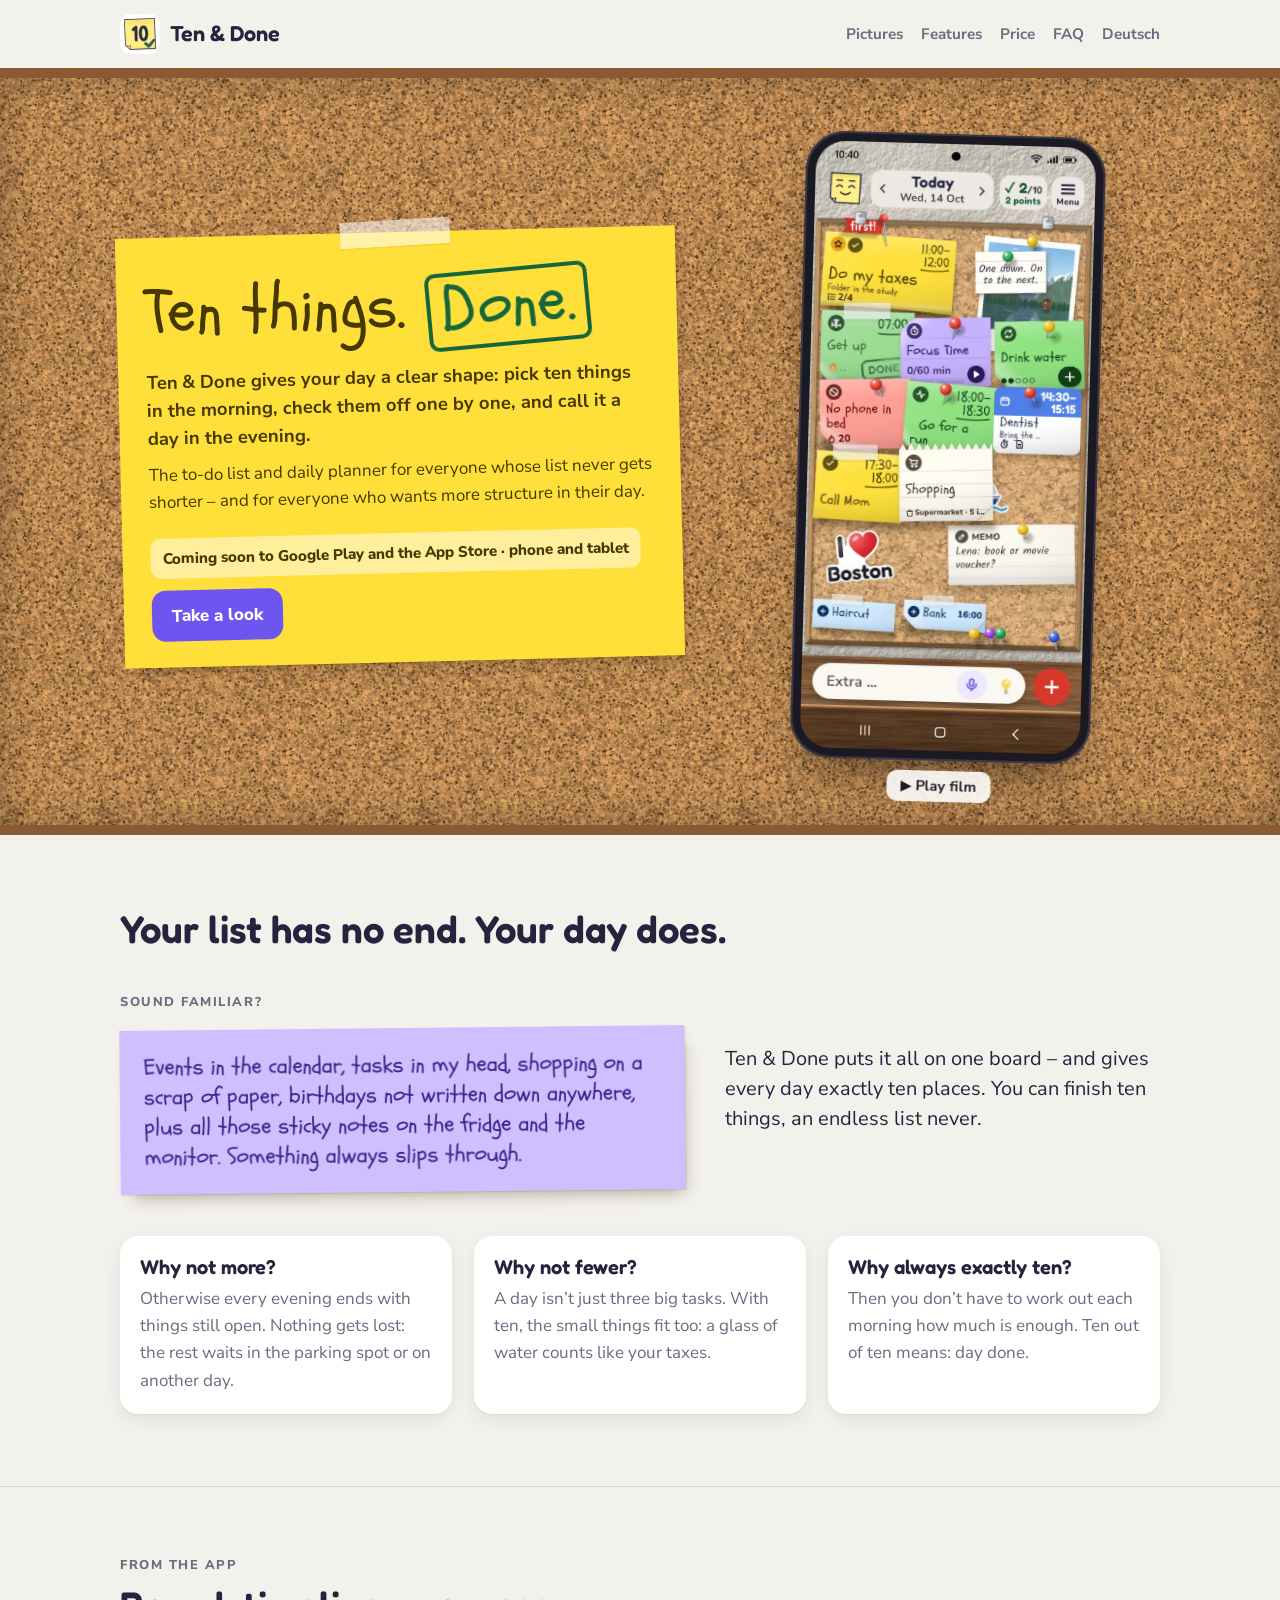
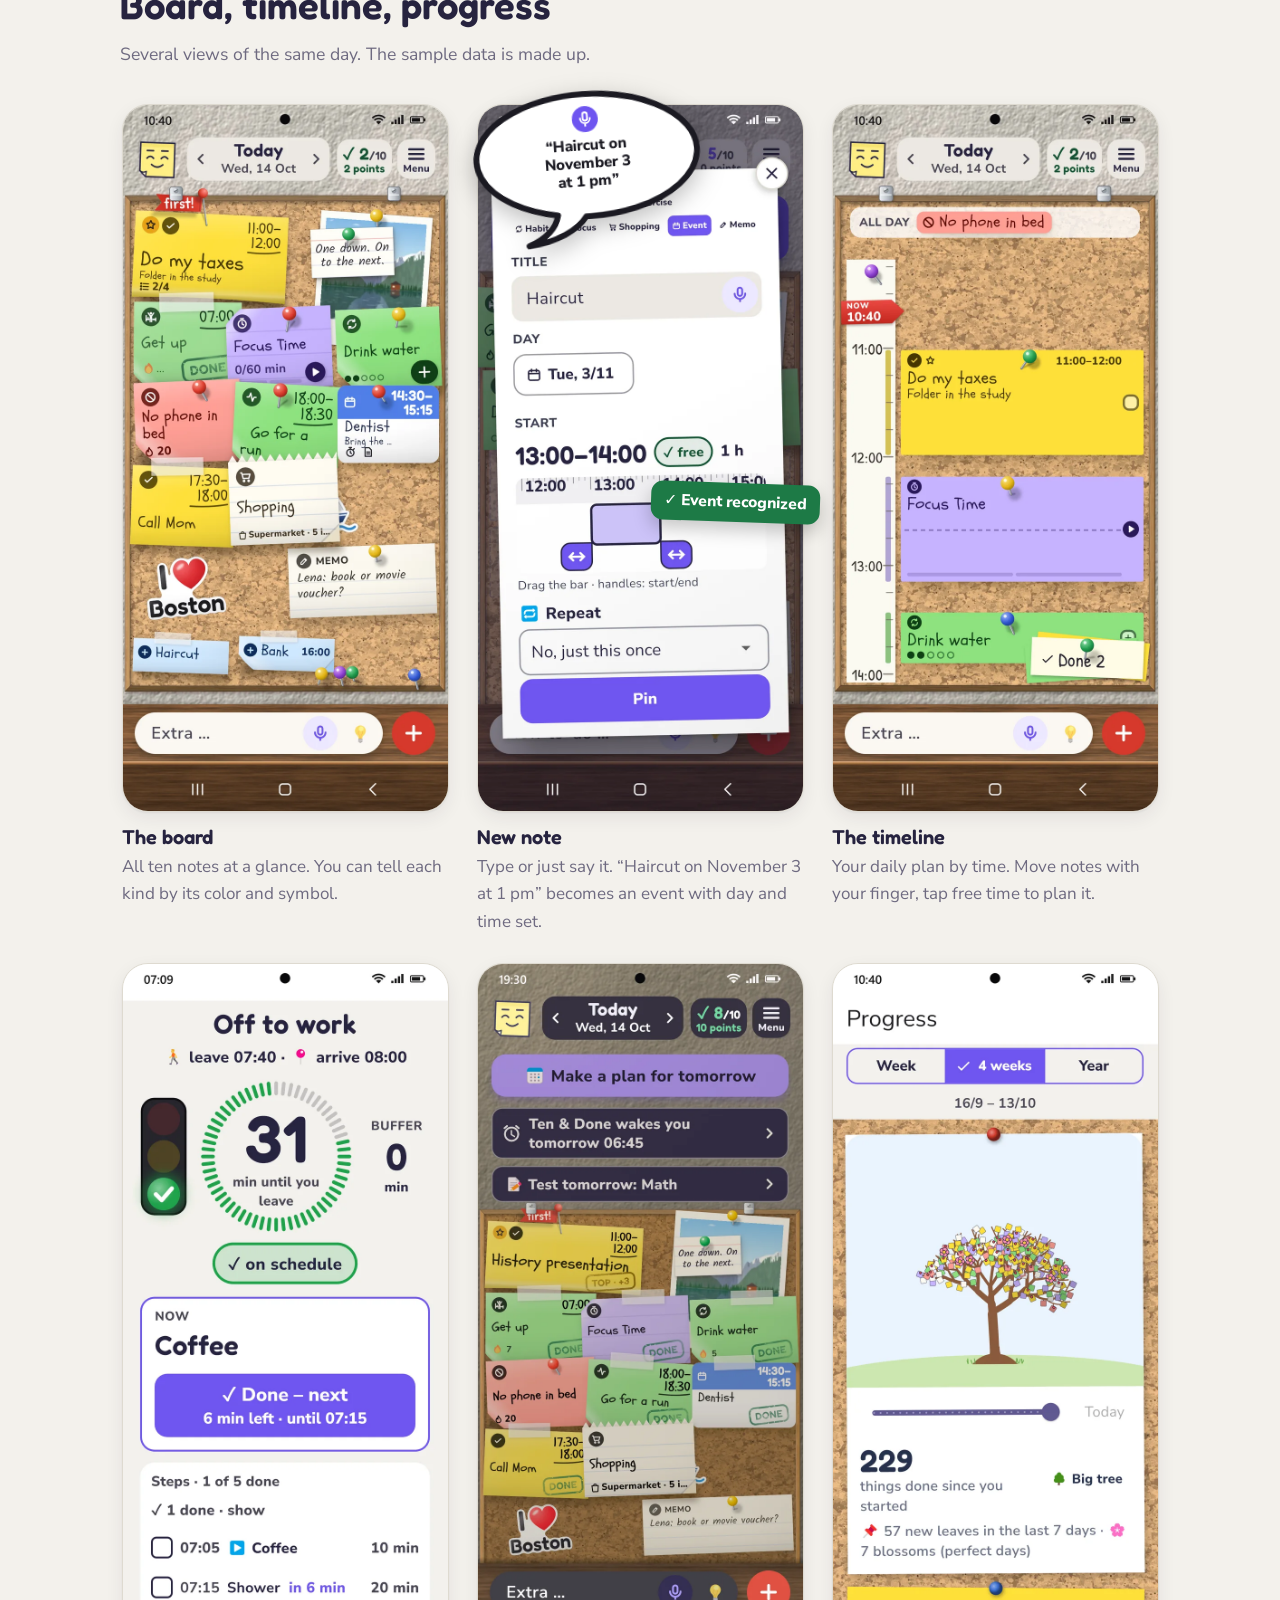
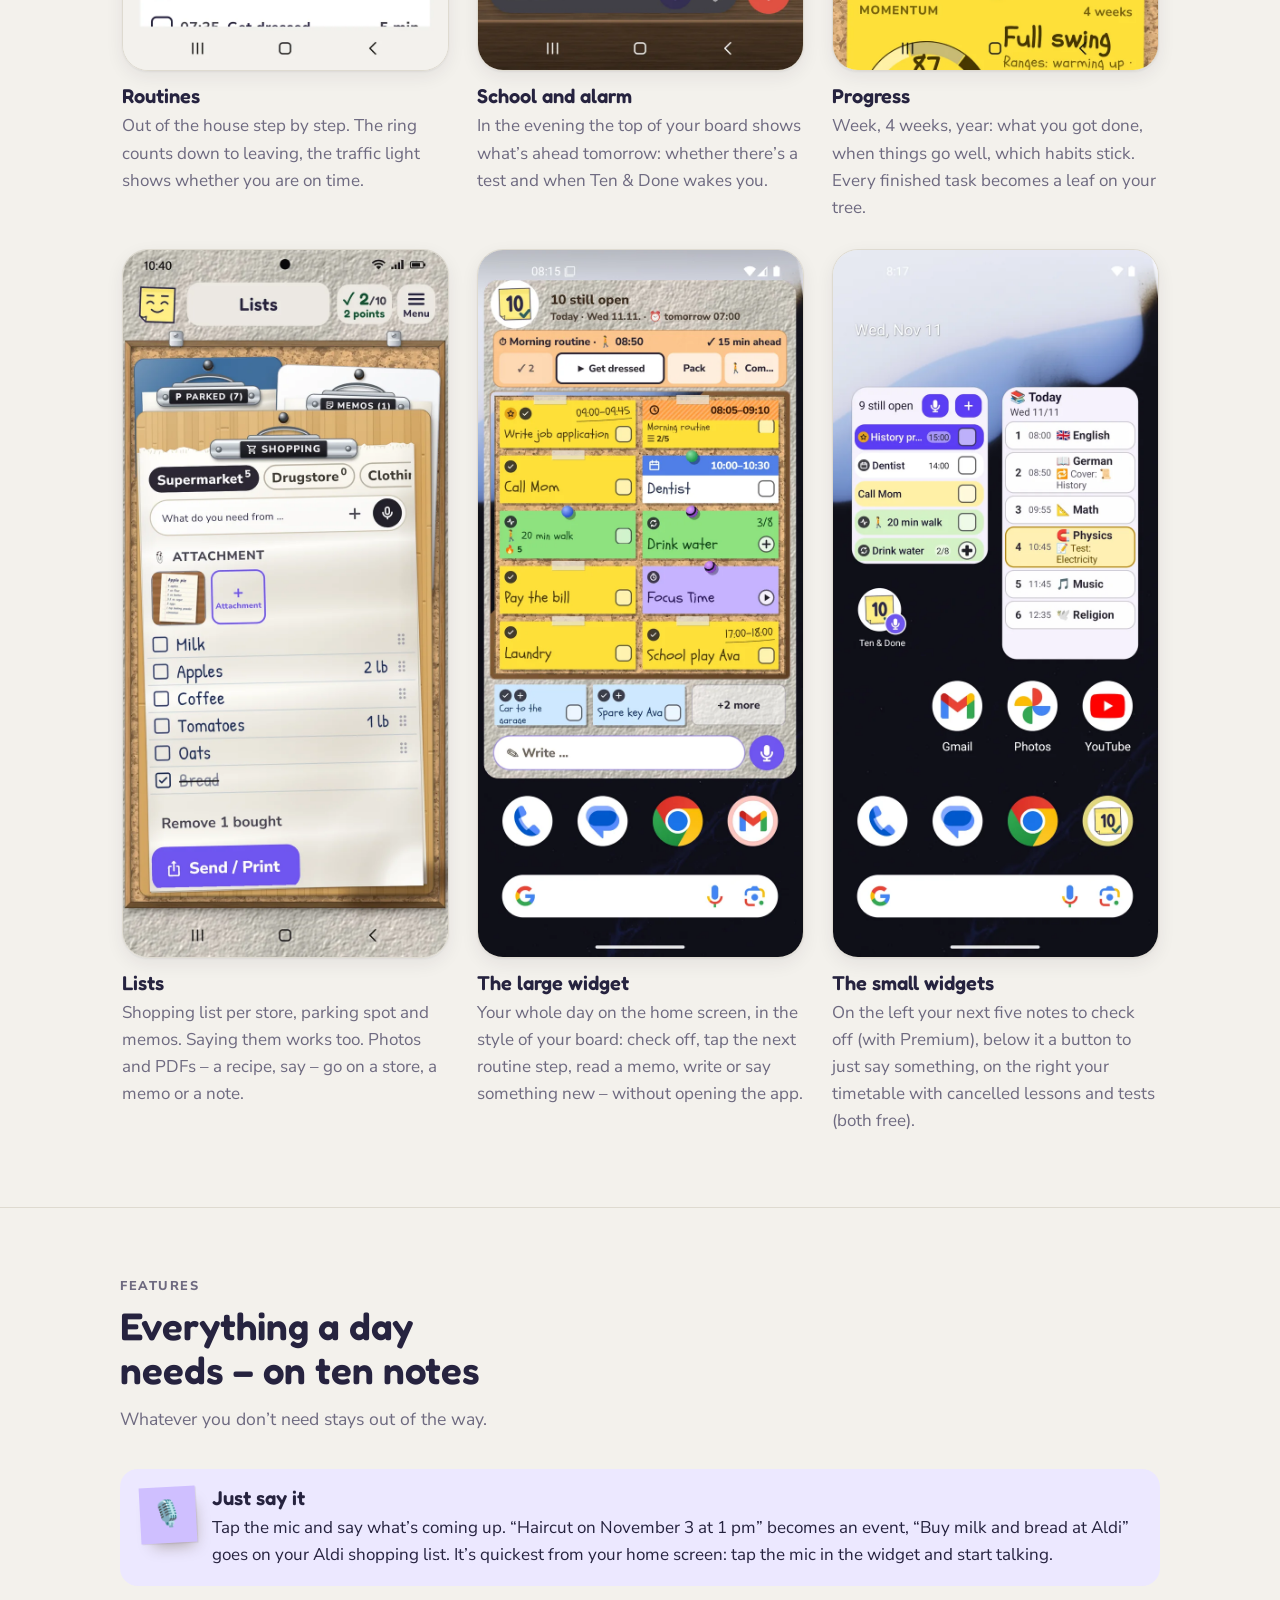
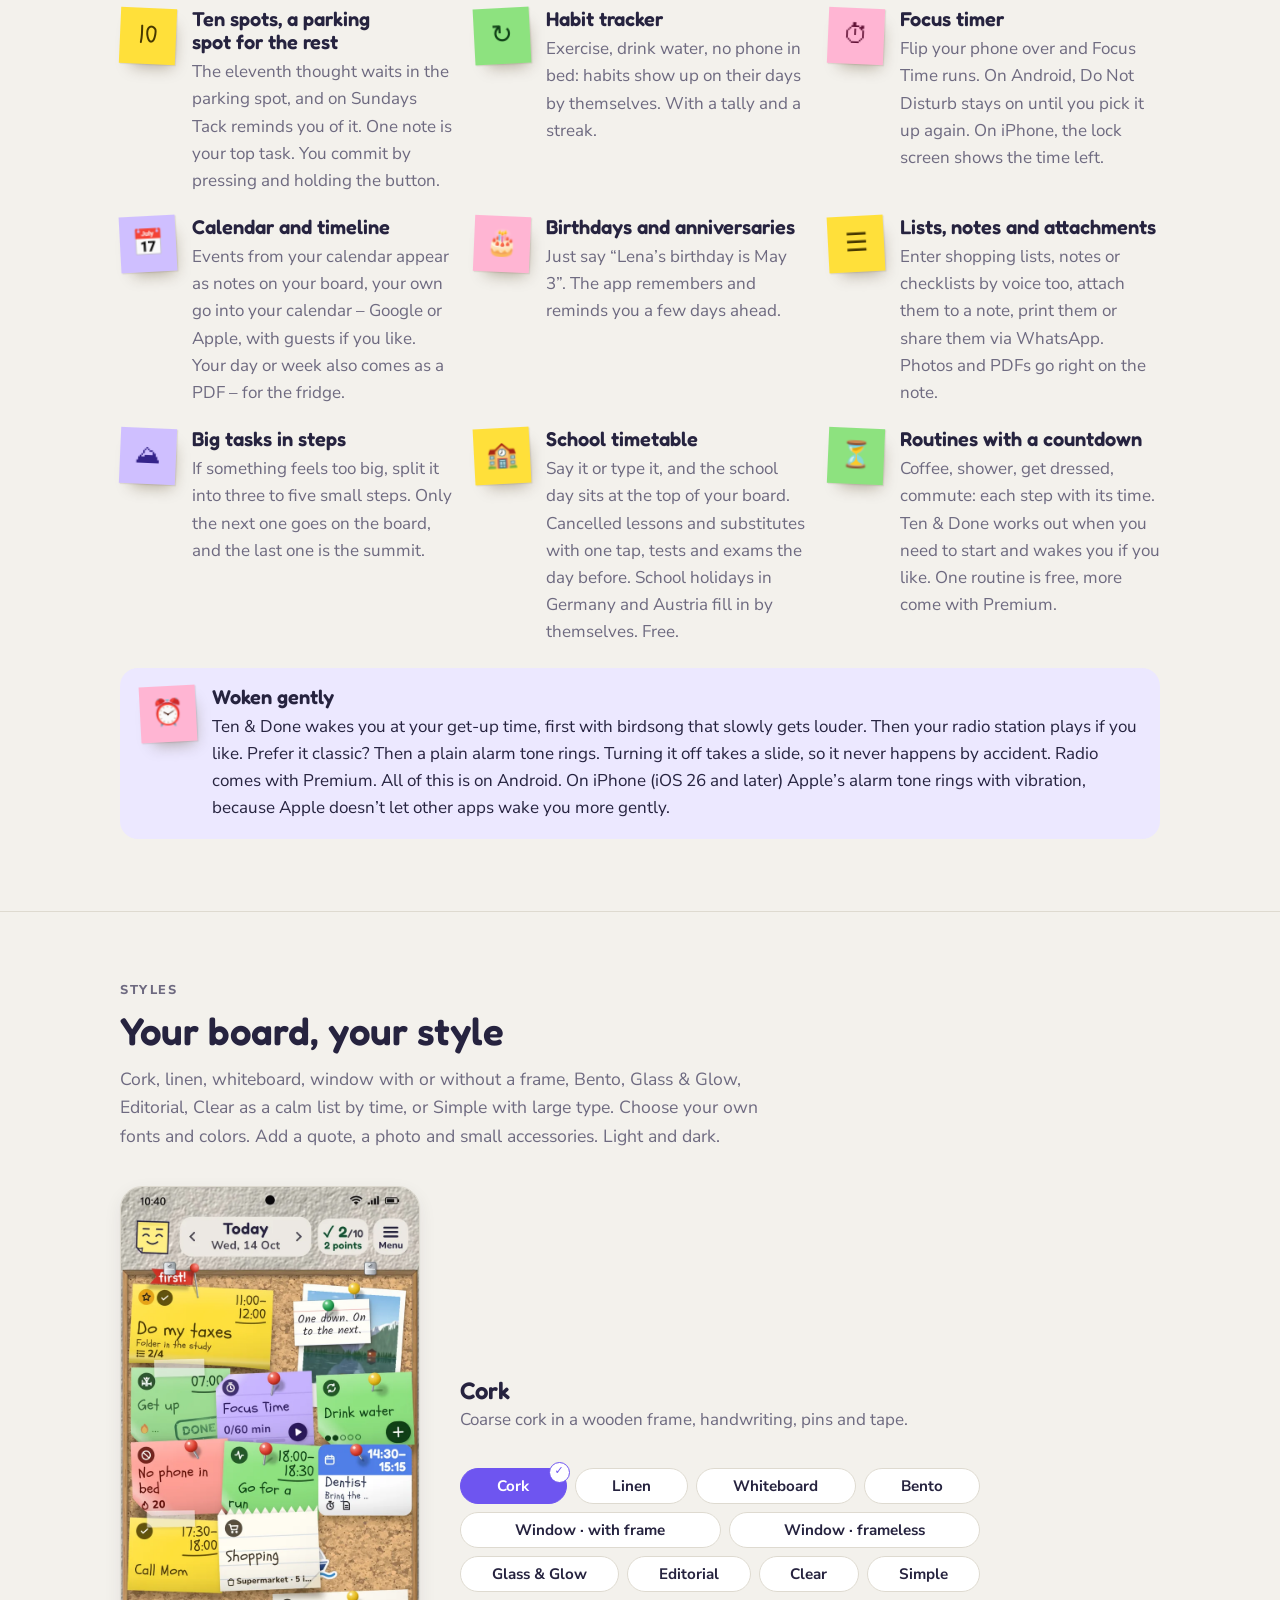
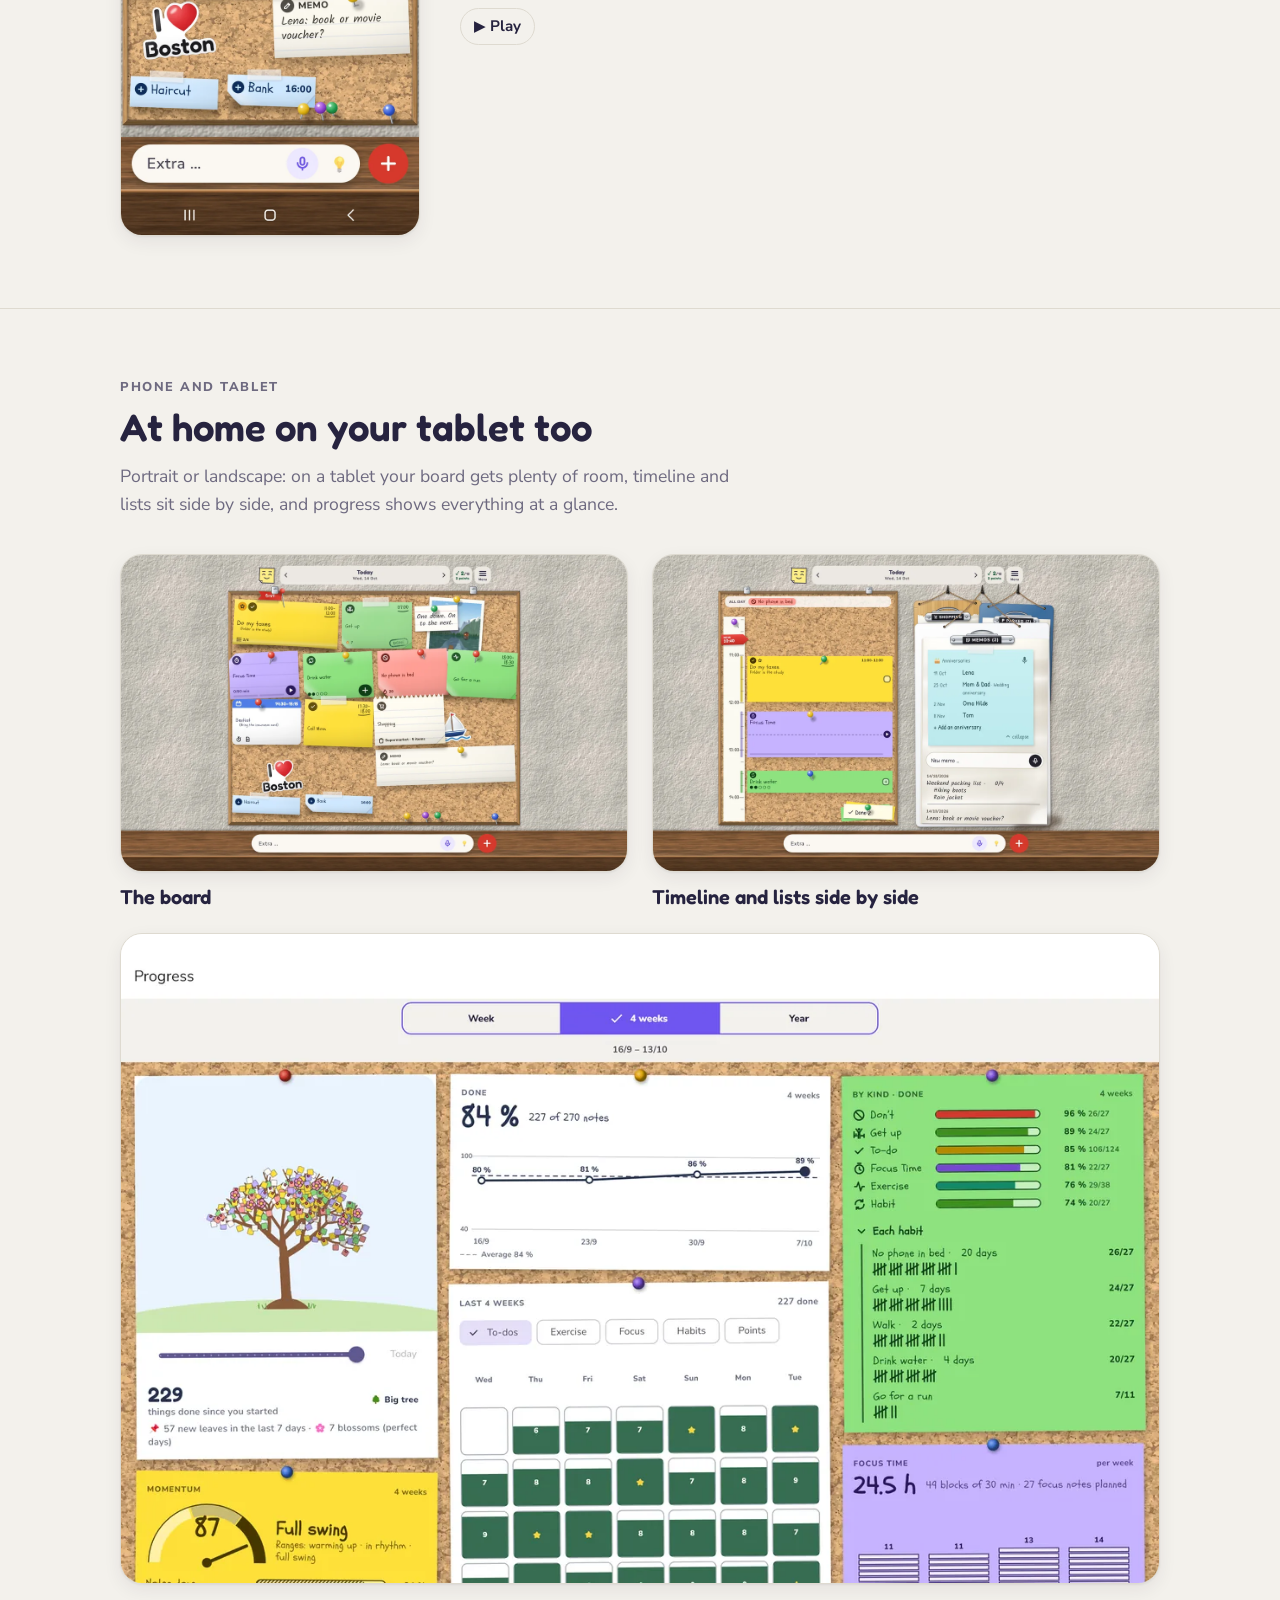
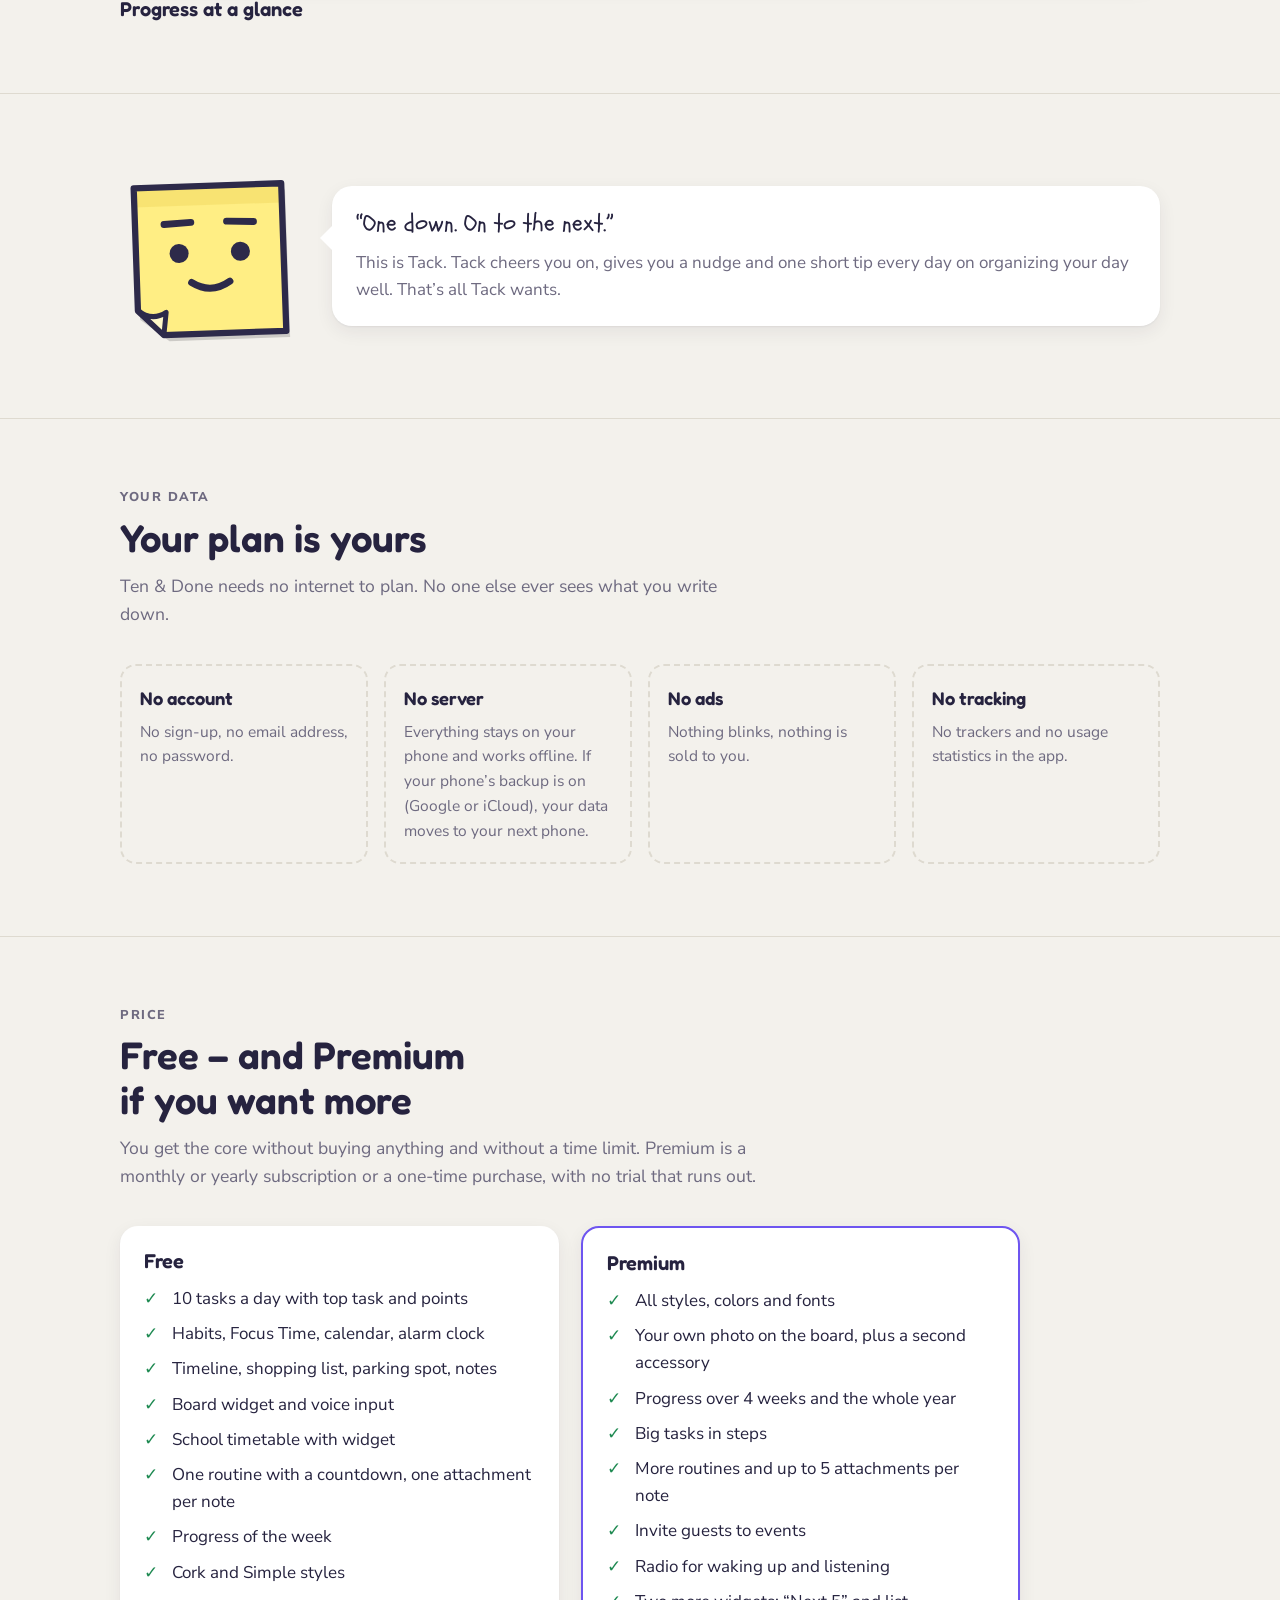
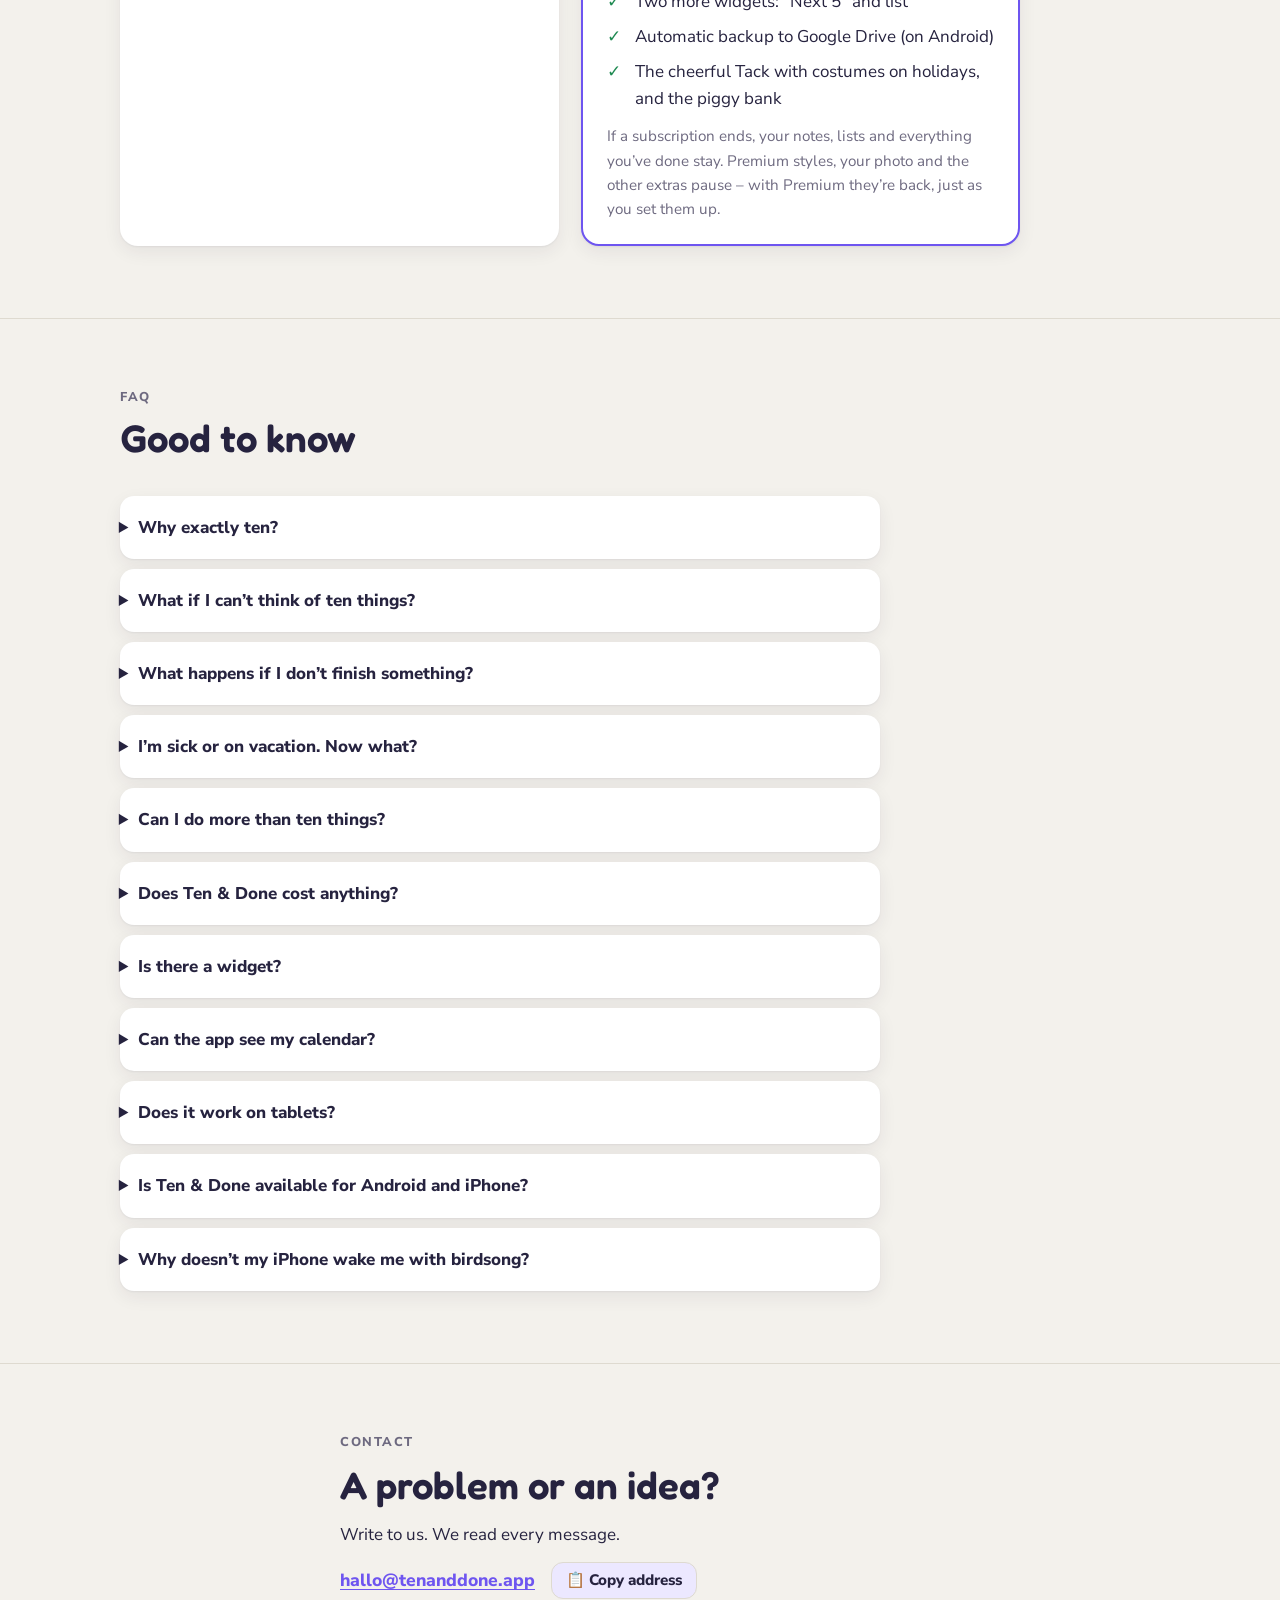
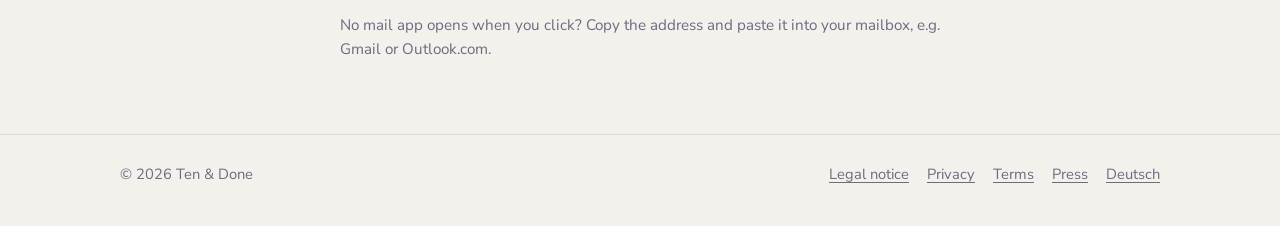
<file: en/index.html>
<!doctype html>
<html lang="en">
<head>
<meta charset="utf-8">
<meta name="viewport" content="width=device-width, initial-scale=1, viewport-fit=cover">
<meta name="color-scheme" content="light only">
<title>Ten &amp; Done – To-Do List and Daily Planner for Android and iPhone: 10 Things a Day</title>
<meta name="description" content="Structure your day with exactly 10 tasks: plan, commit, get them done. With habit tracker, focus timer, calendar and widget. For Android and iPhone, no account, no ads.">
<link rel="canonical" href="https://tenanddone.app/en/">
<link rel="alternate" hreflang="de" href="https://tenanddone.app/">
<link rel="alternate" hreflang="en" href="https://tenanddone.app/en/">
<link rel="alternate" hreflang="x-default" href="https://tenanddone.app/en/">
<meta property="og:type" content="website">
<meta property="og:site_name" content="Ten &amp; Done">
<meta property="og:locale" content="en_US">
<meta property="og:locale:alternate" content="de_DE">
<meta property="og:url" content="https://tenanddone.app/en/">
<meta property="og:title" content="Ten &amp; Done – Ten things. Done.">
<meta property="og:description" content="The to-do list with exactly ten spots a day. Plan, commit, check off – then you’re done for the day.">
<meta property="og:image" content="https://tenanddone.app/img/og_en.jpg">
<meta property="og:image:width" content="1200">
<meta property="og:image:height" content="630">
<meta property="og:image:alt" content="Cork board with colorful notes and the line “10 things a day. That’s it.”">
<meta name="twitter:card" content="summary_large_image">
<meta name="theme-color" content="#6e55f0">
<link rel="icon" type="image/png" href="../img/favicon.png">
<link rel="apple-touch-icon" href="../img/logo.png">
<link rel="preload" href="../fonts/Schoolbell-Regular.ttf" as="font" type="font/ttf" crossorigin>
<link rel="stylesheet" href="../style.css">
<script type="application/ld+json">
{
  "@context": "https://schema.org",
  "@type": "MobileApplication",
  "name": "Ten & Done",
  "alternateName": "Ten and Done",
  "operatingSystem": "Android, iOS",
  "applicationCategory": "ProductivityApplication",
  "inLanguage": ["en", "de"],
  "description": "To-do list and daily planner with exactly 10 tasks a day: plan, commit, check off. With habit tracker, focus timer, calendar, shopping list, notes and widget. No account, no ads.",
  "url": "https://tenanddone.app/en/",
  "image": "https://tenanddone.app/img/og_en.jpg",
  "screenshot": ["https://tenanddone.app/img/brett_en.webp", "https://tenanddone.app/img/zeitleiste_en.webp", "https://tenanddone.app/img/fortschritt_en.webp"],
  "offers": { "@type": "Offer", "price": "0", "priceCurrency": "EUR" },
  "featureList": "10 tasks a day, top task, habit tracker, focus timer, calendar and events, birthdays and anniversaries, timeline, shopping list, notes and checklists, attachments, alarm clock with radio, routines with a countdown, school timetable, widget, tablet, print as PDF, progress, nine styles"
}
</script>
<script type="application/ld+json">
{
  "@context": "https://schema.org",
  "@type": "FAQPage",
  "mainEntity": [
    { "@type": "Question", "name": "Why exactly ten tasks a day?", "acceptedAnswer": { "@type": "Answer", "text": "Because a list with no end is never finished. Ten spots give every day the same goal: ten out of ten means done. Ten fit on one screen, everything else waits in the parking spot, and notes can be as small as today allows." } },
    { "@type": "Question", "name": "Does Ten & Done cost anything?", "acceptedAnswer": { "@type": "Answer", "text": "The core is free: 10 tasks a day, habits, Focus Time, calendar, lists, notes, widget and the progress of your week. Premium is a monthly or yearly subscription or a one-time purchase." } },
    { "@type": "Question", "name": "Do I need an account?", "acceptedAnswer": { "@type": "Answer", "text": "No. No sign-up, no email address. Everything stays on your phone, and the app works offline." } },
    { "@type": "Question", "name": "Is there a widget?", "acceptedAnswer": { "@type": "Answer", "text": "Yes. The board widget shows your daily plan on your home screen, and you can check things off right there. Tap the mic in the widget to add new tasks by voice." } },
    { "@type": "Question", "name": "Is Ten & Done available for Android and iPhone?", "acceptedAnswer": { "@type": "Answer", "text": "Yes. Ten & Done is available for Android phones and tablets and for iPhone and iPad." } }
  ]
}
</script>
</head>
<body>

<header class="wrap top">
  <a class="brand" href="./"><img src="../img/logo.png" alt="" width="40" height="40">Ten &amp; Done</a>
  <nav aria-label="Pages">
    <a href="#pictures">Pictures</a>
    <a href="#features">Features</a>
    <a href="#price">Price</a>
    <a href="#faq">FAQ</a>
    <a href="../" hreflang="de" lang="de">Deutsch</a>
  </nav>
</header>

<div class="board">
  <div class="wrap hero">
    <div class="note">
      <h1>Ten things. <span class="stamp">Done.</span></h1>
      <p class="lead">Ten &amp; Done gives your day a clear shape: pick ten things in the morning, check them off one by one, and call it a day in the evening.</p>
      <p class="sub">The to-do list and daily planner for everyone whose list never gets shorter – and for everyone who wants more structure in their day.</p>
      <div class="cta">
        <!-- install --><span class="soon">Coming soon to Google Play and the App Store · phone and tablet</span><!-- /install -->
        <a class="btn" href="#pictures">Take a look</a>
      </div>
    </div>
    <div class="phone">
      <video class="film" autoplay muted loop playsinline preload="auto" poster="../img/brett_en.webp" width="720" height="1560" aria-label="Short film from the app: on the cork board the notes get checked off one by one, each gets its “Done” stamp, and its points fly from the note up into the points field. At ten out of ten all notes fly into a stack with the “Ten &amp; Done” banner, with confetti.">
        <source src="../img/film_en.mp4" type="video/mp4">
      </video>
      <button class="film-stop" type="button" data-stop="⏸ Pause film" data-go="▶ Play film" hidden>⏸ Pause film</button>
    </div>
  </div>
</div>

<main>
  <section id="warum-zehn" class="ten">
    <div class="wrap">
      <div class="head">
        <h2>Your list has no end. Your day does.</h2>
      </div>
      <div class="duo">
        <div><span class="eyebrow">Sound familiar?</span><p class="ten-know">Events in the calendar, tasks in my head, shopping on a scrap of paper, birthdays not written down anywhere, plus all those sticky notes on the fridge and the monitor. Something always slips through.</p></div>
        <p class="duo-answer">Ten &amp; Done puts it all on one board&nbsp;– and gives every day exactly ten places. You can finish ten things, an endless list never.</p>
      </div>
      <div class="ten-why">
        <div><h3>Why not more?</h3><p>Otherwise every evening ends with things still open. Nothing gets lost: the rest waits in the parking spot or on another day.</p></div>
        <div><h3>Why not fewer?</h3><p>A day isn’t just three big tasks. With ten, the small things fit too: a glass of water counts like your taxes.</p></div>
        <div><h3>Why always exactly ten?</h3><p>Then you don’t have to work out each morning how much is enough. Ten out of ten means: day done.</p></div>
      </div>
    </div>
  </section>

  <section id="pictures">
    <div class="wrap">
      <div class="head">
        <span class="eyebrow">From the app</span>
        <h2>Board, timeline, progress</h2>
        <p>Several views of the same day. The sample data is made up.</p>
      </div>
      <div class="shots">
        <figure>
          <img src="../img/brett_en.webp" width="720" height="1560" loading="lazy" alt="Board with ten notes: top task, Get up, Focus Time, Drink water, exercise, shopping and more, a photo with a quote at the top right and a note at the bottom.">
          <figcaption><h3>The board</h3><span>All ten notes at a glance. You can tell each kind by its color and symbol.</span></figcaption>
        </figure>
        <figure class="voice">
          <div class="say">
          <picture>
            <img src="../img/neu_en.webp" width="720" height="1560" loading="lazy" alt="Note window after saying “Haircut on November 3 at 1 pm”: kind Event is selected, title “Haircut”, Tuesday November 3, 1:00 to 2:00 pm, free; the mic next to the title.">
          </picture>
          <p class="say-bubble" aria-hidden="true"><span class="say-mic"><svg width="18" height="18" viewBox="0 0 24 24" fill="none" stroke="currentColor" stroke-width="2.4" stroke-linecap="round"><rect x="9" y="3" width="6" height="11" rx="3"/><path d="M5.5 11a6.5 6.5 0 0 0 13 0M12 17.5V21"/></svg></span>“Haircut on November&nbsp;3 at&nbsp;1&nbsp;pm”</p>
          <p class="say-result" aria-hidden="true">✓ Event recognized</p>
          </div>
          <figcaption><h3>New note</h3><span>Type or just say it. “Haircut on November 3 at 1 pm” becomes an event with day and time set.</span></figcaption>
        </figure>
        <figure>
          <img src="../img/zeitleiste_en.webp" width="720" height="1560" loading="lazy" alt="Timeline from 11:00: the top task, Drink water, Focus Time and a walk, with “all day” at the top.">
          <figcaption><h3>The timeline</h3><span>Your daily plan by time. Move notes with your finger, tap free time to plan it.</span></figcaption>
        </figure>
        <figure>
          <picture>
            <img src="../img/ablauf_en.webp" width="720" height="1560" loading="lazy" alt="The routine “Off to work” in full screen: leave 7:40, arrive 8:00, a green ring with 31 minutes until you leave, the traffic light on green with a check mark and “on track”; now Coffee with the button “Done – next”, below it the steps Shower, Get dressed and Commute with times.">
          </picture>
          <figcaption><h3>Routines</h3><span>Out of the house step by step. The ring counts down to leaving, the traffic light shows whether you are on time.</span></figcaption>
        </figure>
        <figure>
          <picture>
            <img src="../img/schule_en.webp" width="720" height="1560" loading="lazy" alt="A student’s board in the evening at 19:30 under warm lamp light, at the top the bands “Ten &amp; Done wakes you tomorrow 06:45” with an alarm icon and “Test tomorrow: Math”, below them the day’s notes, eight of ten done.">
          </picture>
          <figcaption><h3>School and alarm</h3><span>In the evening the top of your board shows what’s ahead tomorrow: whether there’s a test and when Ten &amp; Done wakes you.</span></figcaption>
        </figure>
        <figure>
          <img src="../img/fortschritt_en.webp" width="720" height="1560" loading="lazy" alt="Progress over 4 weeks: a tree whose leaves are small notes, 229 things done and the gauge “Full swing”.">
          <figcaption><h3>Progress</h3><span>Week, 4 weeks, year: what you got done, when things go well, which habits stick. Every finished task becomes a leaf on your tree.</span></figcaption>
        </figure>
        <figure>
          <img src="../img/listen_en.webp" width="720" height="1560" loading="lazy" alt="Lists as clipboards: in front the supermarket shopping list, at the top an attached photo of an “Apple pie” recipe card and the button “+ Attachment”, below it milk, apples, coffee, tomatoes and oats, behind it parking spot and memos.">
          <figcaption><h3>Lists</h3><span>Shopping list per store, parking spot and memos. Saying them works too. Photos and PDFs – a recipe, say – go on a store, a memo or a note.</span></figcaption>
        </figure>
        <figure>
          <img src="../img/widget_gross_en.webp" width="720" height="1560" loading="lazy" alt="Android home screen almost filled by the large board widget in cork style: the morning routine with its steps at the top, below it ten notes with check boxes, extras, a memo and at the bottom the field “Write …” with a microphone.">
          <figcaption><h3>The large widget</h3><span>Your whole day on the home screen, in the style of your board: check off, tap the next routine step, read a memo, write or say something new – without opening the app.</span></figcaption>
        </figure>
        <figure>
          <img src="../img/widget_klein_en.webp" width="720" height="1560" loading="lazy" alt="Android home screen with three small widgets: on the left “Next 5” in Bento style with check boxes, below it the round Ten &amp; Done icon with a microphone for speaking, on the right today’s timetable with subjects and times.">
          <figcaption><h3>The small widgets</h3><span>On the left your next five notes to check off (with Premium), below it a button to just say something, on the right your timetable with cancelled lessons and tests (both free).</span></figcaption>
        </figure>
      </div>
    </div>
  </section>

  <section id="features">
    <div class="wrap">
      <div class="head">
        <span class="eyebrow">Features</span>
        <h2>Everything a day needs – on ten notes</h2>
        <p>Whatever you don’t need stays out of the way.</p>
      </div>
      <div class="grid2 grid3">
        <div class="feature wide"><span class="tag t-c" aria-hidden="true">🎙️</span><div><h3>Just say it</h3><p>Tap the mic and say what’s coming up. “Haircut on November 3 at 1 pm” becomes an event, “Buy milk and bread at Aldi” goes on your Aldi shopping list. It’s quickest from your home screen: tap the mic in the widget and start talking.</p></div></div>
        <div class="feature"><span class="tag t-a" aria-hidden="true">10</span><div><h3>Ten spots, a parking spot for the rest</h3><p>The eleventh thought waits in the parking spot, and on Sundays Tack reminds you of it. One note is your top task. You commit by pressing and holding the button.</p></div></div>
        <div class="feature"><span class="tag t-b" aria-hidden="true">↻</span><div><h3>Habit tracker</h3><p>Exercise, drink water, no phone in bed: habits show up on their days by themselves. With a tally and a streak.</p></div></div>
        <div class="feature"><span class="tag t-f" aria-hidden="true">⏱</span><div><h3>Focus timer</h3><p>Flip your phone over and Focus Time runs. On Android, Do Not Disturb stays on until you pick it up again. On iPhone, the lock screen shows the time left.</p></div></div>
        <div class="feature"><span class="tag t-c" aria-hidden="true">📅</span><div><h3>Calendar and timeline</h3><p>Events from your calendar appear as notes on your board, your own go into your calendar – Google or Apple, with guests if you like. Your day or week also comes as a PDF – for the fridge.</p></div></div>
        <div class="feature"><span class="tag t-f" aria-hidden="true">🎂</span><div><h3>Birthdays and anniversaries</h3><p>Just say “Lena’s birthday is May 3”. The app remembers and reminds you a few days ahead.</p></div></div>
        <div class="feature"><span class="tag t-a" aria-hidden="true">☰</span><div><h3>Lists, notes and attachments</h3><p>Enter shopping lists, notes or checklists by voice too, attach them to a note, print them or share them via WhatsApp. Photos and PDFs go right on the note.</p></div></div>
        <div class="feature"><span class="tag t-c" aria-hidden="true">⛰</span><div><h3>Big tasks in steps</h3><p>If something feels too big, split it into three to five small steps. Only the next one goes on the board, and the last one is the summit.</p></div></div>
        <div class="feature"><span class="tag t-a" aria-hidden="true">🏫</span><div><h3>School timetable</h3><p>Say it or type it, and the school day sits at the top of your board. Cancelled lessons and substitutes with one tap, tests and exams the day before. School holidays in Germany and Austria fill in by themselves. Free.</p></div></div>
        <div class="feature"><span class="tag t-b" aria-hidden="true">⏳</span><div><h3>Routines with a countdown</h3><p>Coffee, shower, get dressed, commute: each step with its time. Ten &amp; Done works out when you need to start and wakes you if you like. One routine is free, more come with Premium.</p></div></div>
        <div class="feature wide"><span class="tag t-f" aria-hidden="true">⏰</span><div><h3>Woken gently</h3><p>Ten &amp; Done wakes you at your get-up time, first with birdsong that slowly gets louder. Then your radio station plays if you like. Prefer it classic? Then a plain alarm tone rings. Turning it off takes a slide, so it never happens by accident. Radio comes with Premium. All of this is on Android. On iPhone (iOS 26 and later) Apple’s alarm tone rings with vibration, because Apple doesn’t let other apps wake you more gently.</p></div></div>
      </div>
    </div>
  </section>

  <section id="styles">
    <div class="wrap">
      <div class="head">
        <span class="eyebrow">Styles</span>
        <h2>Your board, your style</h2>
        <p>Cork, linen, whiteboard, window with or without a frame, Bento, Glass &amp; Glow, Editorial, Clear as a calm list by time, or Simple with large type. Choose your own fonts and colors. Add a quote, a photo and small accessories. Light and dark.</p>
      </div>
      <div class="styles">
        <figure><picture><img src="../img/brett_en.webp" width="720" height="1560" loading="lazy" alt="Cork style: colorful notes pinned to a cork wall in a wooden frame."></picture><figcaption><b>Cork</b><span class="say-style">Coarse cork in a wooden frame, handwriting, pins and tape.</span></figcaption></figure>
        <figure><picture><img src="../img/leinen_en.webp" width="720" height="1560" loading="lazy" alt="Linen style: calm notes in muted colors with small gray pins on linen in a light birch frame."></picture><figcaption><b>Linen</b><span class="say-style">Calm like a notebook: linen in a light frame, muted colors, small pins.</span></figcaption></figure>
        <figure><picture><img src="../img/whiteboard_en.webp" width="720" height="1560" loading="lazy" alt="Whiteboard style: notes held by magnets on a white board."></picture><figcaption><b>Whiteboard</b><span class="say-style">Glossy board in an aluminum frame, every note held by a magnet.</span></figcaption></figure>
        <figure><picture><img src="../img/bento_en.webp" width="720" height="1560" loading="lazy" alt="Bento style: bold tiles, a color and icon for each kind."></picture><figcaption><b>Bento</b><span class="say-style">Bold tiles, a color and icon for each kind, clear type.</span></figcaption></figure>
        <figure><picture><img src="../img/fenster_en.webp" width="720" height="1560" loading="lazy" alt="Window style with frame: notes on a window pane with glazing bars, view of an alpine meadow."></picture><figcaption><b>Window · with frame</b><span class="say-style">A pane with glazing bars and a view, notes stuck on the glass. Your own photo works too.</span></figcaption></figure>
        <figure><picture><img src="../img/fenster_c_en.webp" width="720" height="1560" loading="lazy" alt="Frameless window style: notes on a large pane with a view of the sea and a sailing boat."></picture><figcaption><b>Window · frameless</b><span class="say-style">One large pane of glass, nothing but the view and your notes.</span></figcaption></figure>
        <figure><picture><img src="../img/glas_en.webp" width="720" height="1560" loading="lazy" alt="Glass &amp; Glow style: tasks as a list on frosted glass over a soft gradient."></picture><figcaption><b>Glass &amp; Glow</b><span class="say-style">Frosted glass over a glowing shimmer.</span></figcaption></figure>
        <figure><picture><img src="../img/editorial_en.webp" width="720" height="1560" loading="lazy" alt="Editorial style: large black-and-white type like a timetable, one accent color."></picture><figcaption><b>Editorial</b><span class="say-style">Large serif type, black and white and one accent color.</span></figcaption></figure>
        <figure><picture><img src="../img/klar_en.webp" width="720" height="1560" loading="lazy" alt="Clear style: a calm list with the time on the left."></picture><figcaption><b>Clear</b><span class="say-style">A calm list: time on the left, large type, all notes at a glance.</span></figcaption></figure>
        <figure><picture><img src="../img/einfach_en.webp" width="720" height="1560" loading="lazy" alt="Simple style: one column, large type and large buttons."></picture><figcaption><b>Simple</b><span class="say-style">One column, large buttons, only what matters.</span></figcaption></figure>
      </div>
    </div>
  </section>

  <section id="tablet">
    <div class="wrap">
      <div class="head">
        <span class="eyebrow">Phone and tablet</span>
        <h2>At home on your tablet too</h2>
        <p>Portrait or landscape: on a tablet your board gets plenty of room, timeline and lists sit side by side, and progress shows everything at a glance.</p>
      </div>
      <div class="tabs">
        <figure class="tab">
          <img src="../img/tablet_en.webp" width="1200" height="750" loading="lazy" alt="Ten &amp; Done on a tablet in landscape: the cork board with ten notes, a note and a quote.">
          <figcaption><h3>The board</h3></figcaption>
        </figure>
        <figure class="tab">
          <img src="../img/tablet_zeit_en.webp" width="1200" height="750" loading="lazy" alt="Ten &amp; Done on a tablet in landscape: on the left the timeline with Do my taxes, Focus Time and Drink water, on the right the memos as a clipboard with birthdays and anniversaries and a packing list, with shopping and parking spot behind it.">
          <figcaption><h3>Timeline and lists side by side</h3></figcaption>
        </figure>
        <figure class="tab wide">
          <img src="../img/tablet_fortschritt_en.webp" width="1200" height="750" loading="lazy" alt="Ten &amp; Done on a tablet in landscape: progress over the last 4 weeks as notes on a pinboard – the tree with 229 things done, momentum 87, 84 percent done with a curve, day by day as boxes, the kinds as bars and the habits with tally marks.">
          <figcaption><h3>Progress at a glance</h3></figcaption>
        </figure>
      </div>
    </div>
  </section>

  <section id="tack">
    <div class="wrap tack">
      <img src="../img/tack_hello.svg" width="180" height="180" alt="Tack, a yellow note with a calm face.">
      <div class="bubble">
        <q lang="en" style="quotes: '“' '”'">One down. On to the next.</q>
        <p>This is Tack. Tack cheers you on, gives you a nudge and one short tip every day on organizing your day well. That’s all Tack wants.</p>
      </div>
    </div>
  </section>

  <section id="data">
    <div class="wrap">
      <div class="head">
        <span class="eyebrow">Your data</span>
        <h2>Your plan is yours</h2>
        <p>Ten &amp; Done needs no internet to plan. No one else ever sees what you write down.</p>
      </div>
      <ul class="promise">
        <li><strong>No account</strong><span>No sign-up, no email address, no password.</span></li>
        <li><strong>No server</strong><span>Everything stays on your phone and works offline. If your phone’s backup is on (Google or iCloud), your data moves to your next phone.</span></li>
        <li><strong>No ads</strong><span>Nothing blinks, nothing is sold to you.</span></li>
        <li><strong>No tracking</strong><span>No trackers and no usage statistics in the app.</span></li>
      </ul>
    </div>
  </section>

  <section id="price">
    <div class="wrap">
      <div class="head">
        <span class="eyebrow">Price</span>
        <h2>Free – and Premium if you want more</h2>
        <p>You get the core without buying anything and without a time limit. Premium is a monthly or yearly subscription or a one-time purchase, with no trial that runs out.</p>
      </div>
      <div class="plans">
        <div class="plan">
          <h3>Free</h3>
          <ul>
            <li>10 tasks a day with top task and points</li>
            <li>Habits, Focus Time, calendar, alarm clock</li>
            <li>Timeline, shopping list, parking spot, notes</li>
            <li>Board widget and voice input</li>
            <li>School timetable with widget</li>
            <li>One routine with a countdown, one attachment per note</li>
            <li>Progress of the week</li>
            <li>Cork and Simple styles</li>
          </ul>
        </div>
        <div class="plan plus">
          <h3>Premium</h3>
          <ul>
            <li>All styles, colors and fonts</li>
            <li>Your own photo on the board, plus a second accessory</li>
            <li>Progress over 4 weeks and the whole year</li>
            <li>Big tasks in steps</li>
            <li>More routines and up to 5 attachments per note</li>
            <li>Invite guests to events</li>
            <li>Radio for waking up and listening</li>
            <li>Two more widgets: “Next 5” and list</li>
            <li>Automatic backup to Google Drive (on Android)</li>
            <li>The cheerful Tack with costumes on holidays, and the piggy bank</li>
          </ul>
          <p>If a subscription ends, your notes, lists and everything you’ve done stay. Premium styles, your photo and the other extras pause – with Premium they’re back, just as you set them up.</p>
        </div>
      </div>
    </div>
  </section>

  <section id="faq">
    <div class="wrap">
      <div class="head">
        <span class="eyebrow">FAQ</span>
        <h2>Good to know</h2>
      </div>
      <div class="faq">
        <details>
          <summary>Why exactly ten?</summary>
          <p>Because a list with no end is never finished. Ten spots give every day the same goal: ten out of ten means done. Ten fit on one screen, everything else waits in the parking spot, and notes can be as small as today allows.</p>
        </details>
        <details>
          <summary>What if I can’t think of ten things?</summary>
          <p>Then pick small ones. “Drink a glass of water” counts just like “do my taxes”. Tap 💡 and Tack suggests something: things you’ve done before, items from your parking spot and small ideas.</p>
        </details>
        <details>
          <summary>What happens if I don’t finish something?</summary>
          <p>Nothing. The note just waits in the parking spot, and the next morning Tack asks whether it should go back on the board. If it keeps getting left, Tack suggests splitting it into small steps.</p>
        </details>
        <details>
          <summary>I’m sick or on vacation. Now what?</summary>
          <p>Mark the days. Then there’s no plan and no reminders. Your streak waits until you’re back.</p>
        </details>
        <details>
          <summary>Can I do more than ten things?</summary>
          <p>Yes. After you commit, anything new becomes an extra. Extras don’t earn points, but you’ll see them in your progress.</p>
        </details>
        <details>
          <summary>Does Ten &amp; Done cost anything?</summary>
          <p>The core is free: 10 tasks a day, habits, Focus Time, calendar, lists, notes, widget and the progress of your week. Premium is a monthly or yearly subscription or a one-time purchase.</p>
        </details>
        <details>
          <summary>Is there a widget?</summary>
          <p>Yes. The board widget shows your daily plan on your home screen, in the style of your board, and you can check things off right there. Tap the mic in the widget to add new tasks by voice.</p>
        </details>
        <details>
          <summary>Can the app see my calendar?</summary>
          <p>Only if you turn it on. Then it shows events from your phone’s calendar as notes. When you create an event in the app, it adds it to your calendar – Google or Apple. It doesn’t change other events.</p>
        </details>
        <details>
          <summary>Does it work on tablets?</summary>
          <p>Yes, in portrait and landscape. On a tablet, timeline and lists sit side by side and progress is laid out in columns.</p>
        </details>
        <details>
          <summary>Is Ten &amp; Done available for Android and iPhone?</summary>
          <p>Yes. Ten &amp; Done is available for Android phones and tablets and for iPhone and iPad.</p>
        </details>
        <details>
          <summary>Why doesn’t my iPhone wake me with birdsong?</summary>
          <p>Because Apple doesn’t allow it for other apps: their alarms always vibrate, don’t slowly get louder and can’t play radio. On iPhone, Ten &amp; Done therefore wakes you with Apple’s alarm tone, snooze 5 minutes, at most 3 times. Only Apple’s own sleep schedule alarm wakes you gently with birdsong and without vibration (Clock app › Alarms › Sleep | Wake Up). If you use it, leave the Ten &amp; Done alarm off.</p>
        </details>
      </div>
    </div>
  </section>

  <section id="contact">
    <div class="wrap contact">
      <span class="eyebrow">Contact</span>
      <h2>A problem or an idea?</h2>
      <p>Write to us. We read every message.</p>
      <p class="mail"><a href="mailto:hallo@tenanddone.app">hallo@tenanddone.app</a><button class="copy" type="button" data-copy="hallo@tenanddone.app" data-done="✓ Copied">📋 Copy address</button></p>
      <p class="hint">No mail app opens when you click? Copy the address and paste it into your mailbox, e.g. Gmail or Outlook.com.</p>
    </div>
  </section>
</main>

<footer>
  <div class="wrap">
    <span>© 2026 Ten &amp; Done</span>
    <nav aria-label="Legal">
      <a href="legal.html">Legal notice</a>
      <a href="privacy.html">Privacy</a>
      <a href="terms.html">Terms</a>
      <a href="press.html">Press</a>
      <a href="../" hreflang="de" lang="de">Deutsch</a>
    </nav>
  </div>
</footer>

<script>
// iPhone/iPad: Handy-Bilder mit iPhone-Leisten (img/*_ios*.webp), sonst Android.
if (/iPhone|iPad|iPod/.test(navigator.userAgent) || (/Macintosh/.test(navigator.userAgent) && navigator.maxTouchPoints > 1)) {
  document.querySelectorAll('img[src$=".webp"], source[srcset$=".webp"]').forEach(function (e) {
    var a = e.tagName === 'IMG' ? 'src' : 'srcset', v = e.getAttribute(a);
    if (!/tablet|widget/.test(v)) e.setAttribute(a, v.replace(/(_dark)?\.webp$/, '_ios$1.webp'));
  });
  document.querySelectorAll('source[src$=".mp4"]').forEach(function (e) { e.setAttribute('src', e.getAttribute('src').replace(/\.mp4$/, '_ios.mp4')); });
  document.querySelectorAll('video[poster]').forEach(function (e) { e.setAttribute('poster', e.getAttribute('poster').replace(/\.webp$/, '_ios.webp')); e.load(); });
}
// Bewegung (Nutzer 04.11.: „etwas lebendiger“). Wer im Gerät „weniger Bewegung“ eingestellt hat, bekommt nichts Selbstlaufendes.
(function () {
  var calm = window.matchMedia && matchMedia('(prefers-reduced-motion: reduce)').matches;
  // Film im Kopf: zeigt echte Bilder aus der App, lässt sich anhalten.
  document.querySelectorAll('video.film').forEach(function (v) {
    var b = v.parentNode.querySelector('.film-stop');
    if (calm) { v.removeAttribute('autoplay'); v.pause(); }
    if (!b) return;
    b.hidden = false;
    var show = function () { b.textContent = b.getAttribute(v.paused ? 'data-go' : 'data-stop'); };
    b.addEventListener('click', function () { if (v.paused) v.play(); else v.pause(); });
    v.addEventListener('play', show);
    v.addEventListener('pause', show);
    show();
  });
  // Stile als Slideshow: je Stil ein Knopf mit dem Namen, von selbst weiter, bis jemand wählt.
  document.querySelectorAll('.styles').forEach(function (box) {
    var figs = [].slice.call(box.querySelectorAll('figure'));
    if (!figs.length) return;
    var stage = document.createElement('div'); stage.className = 'stage';
    figs.forEach(function (f) { stage.appendChild(f); });
    var side = document.createElement('div'); side.className = 'style-side';
    var now = document.createElement('p'); now.className = 'style-now'; now.setAttribute('aria-live', 'polite');
    var pick = document.createElement('div'); pick.className = 'style-pick';
    var auto = document.createElement('button'); auto.type = 'button'; auto.className = 'style-auto';
    var i = 0, timer = null, wanted = true;
    var btns = figs.map(function (f, k) {
      var c = f.querySelector('figcaption b');
      var n = document.createElement('button'); n.type = 'button'; n.textContent = c.textContent;
      n.addEventListener('click', function () { stop(); go(k); });
      return n;
    });
    // Drei Reihen (Nutzer 04.11.: „zu durcheinander“): 4, die beiden Fenster, 4.
    var at = 0;
    [4, 2, 4].forEach(function (r) {
      var row = document.createElement('div'); row.className = 'style-row';
      btns.slice(at, at + r).forEach(function (n) { row.appendChild(n); });
      pick.appendChild(row);
      at += r;
    });
    // Wischen in beide Richtungen, am Computer mit der Maus ziehen (Nutzer 04.11.: „auch zurück wischen“). Wer wischt, wählt selbst: Die Slideshow hält an.
    var sx = null, sy = 0;
    function drop() { figs[i].style.transform = ''; stage.classList.remove('drag'); sx = null; }
    stage.addEventListener('dragstart', function (e) { e.preventDefault(); });
    stage.addEventListener('pointerdown', function (e) {
      if (e.button) return;
      sx = e.clientX; sy = e.clientY;
      stage.classList.add('drag');
      stage.setPointerCapture(e.pointerId);
    });
    stage.addEventListener('pointermove', function (e) {
      if (sx !== null) figs[i].style.transform = 'translateX(' + (e.clientX - sx) * .5 + 'px)';
    });
    stage.addEventListener('pointerup', function (e) {
      if (sx === null) return;
      var dx = e.clientX - sx, dy = e.clientY - sy;
      drop();
      if (Math.abs(dx) < 40 || Math.abs(dx) < Math.abs(dy)) return;
      wanted = false;
      stop();
      stage.classList.add('swiped');
      go((i + (dx < 0 ? 1 : -1) + figs.length) % figs.length);
      setTimeout(function () { stage.classList.remove('swiped'); }, 300);
    });
    stage.addEventListener('pointercancel', drop);
    function go(k) {
      i = k;
      figs.forEach(function (f, x) { f.classList.toggle('on', x === k); });
      btns.forEach(function (n, x) { n.setAttribute('aria-pressed', x === k ? 'true' : 'false'); });
      var c = figs[k].querySelector('figcaption');
      now.innerHTML = '<b>' + c.querySelector('b').innerHTML + '</b><span>' + c.querySelector('span').innerHTML + '</span>';
    }
    function label() { auto.textContent = timer ? '⏸ Pause' : '▶ Play'; }
    function start() { timer = setInterval(function () { go((i + 1) % figs.length); }, 3500); label(); }
    function stop() { if (timer) clearInterval(timer); timer = null; label(); }
    auto.addEventListener('click', function () { if (timer) stop(); else start(); });
    side.appendChild(now); side.appendChild(pick); side.appendChild(auto);
    box.appendChild(stage); box.appendChild(side);
    box.classList.add('live');
    go(0);
    label();
    if (!calm && 'IntersectionObserver' in window) {
      // Läuft nur, solange die Slideshow zu sehen ist.
      auto.addEventListener('click', function () { wanted = !!timer; });
      btns.forEach(function (n) { n.addEventListener('click', function () { wanted = false; }); });
      new IntersectionObserver(function (e) {
        if (e[0].isIntersecting) { if (wanted && !timer) start(); } else if (timer) stop();
      }, { threshold: .3 }).observe(box);
    }
  });
  // Der Zettel „Kommt dir das bekannt vor?“ kommt beim Hinrollen dazu.
  if (!calm && 'IntersectionObserver' in window) {
    document.querySelectorAll('.ten-know').forEach(function (u) {
      u.classList.add('pin-in');
      new IntersectionObserver(function (e, o) {
        if (e[0].isIntersecting) { u.classList.add('seen'); o.disconnect(); }
      }, { threshold: .2 }).observe(u);
    });
  }
})();
// Kontakt: Adresse kopieren (Nutzer 28.10.).
document.querySelectorAll('[data-copy]').forEach(function (b) {
  b.addEventListener('click', function () {
    var v = b.getAttribute('data-copy'), done = function () {
      var old = b.textContent; b.textContent = b.getAttribute('data-done');
      setTimeout(function () { b.textContent = old; }, 2500);
    };
    if (navigator.clipboard) navigator.clipboard.writeText(v).then(done, function () { window.prompt('', v); });
    else window.prompt('', v);
  });
});
</script>
<script src="/z.js" defer></script>
</body>
</html>
</file>
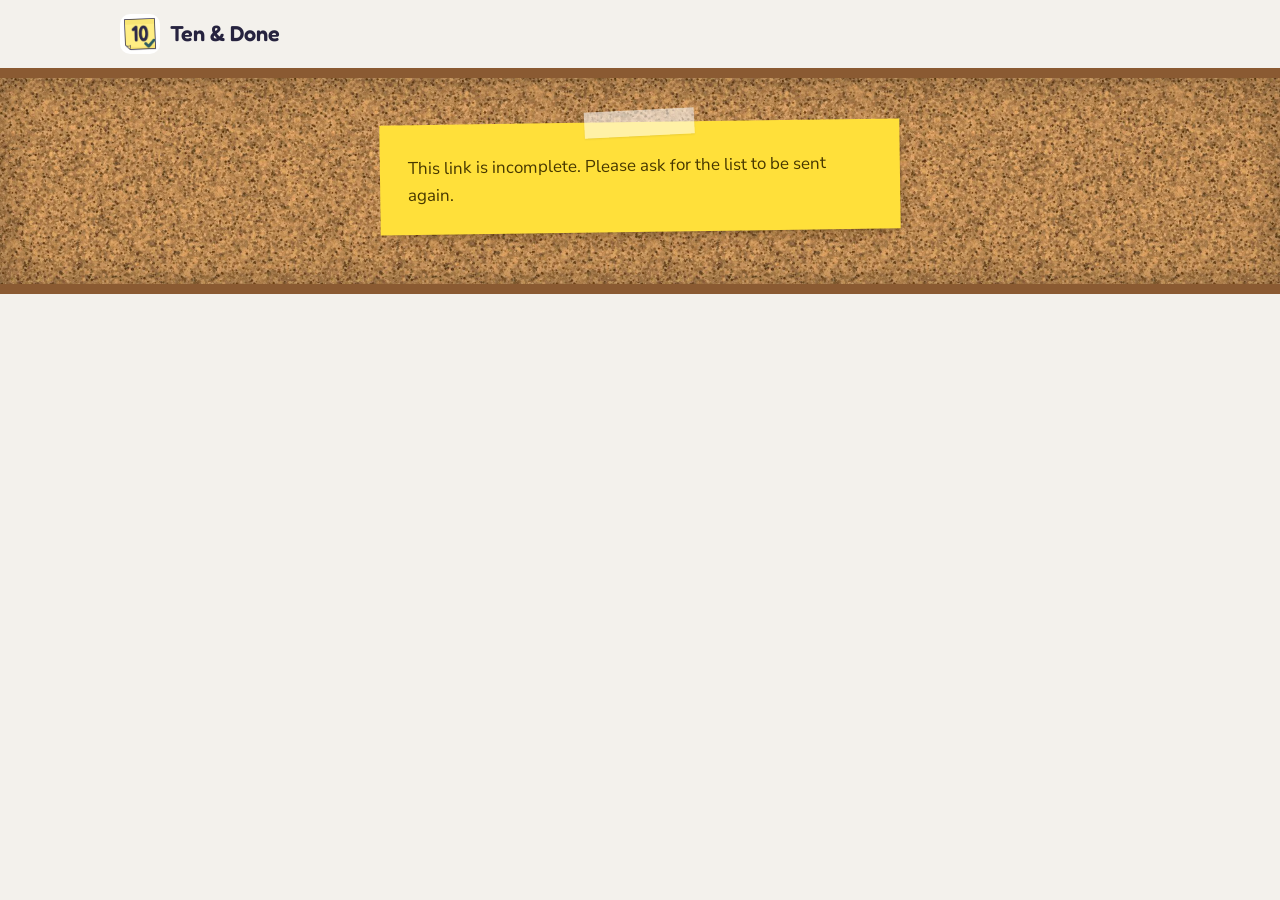
<file: l/index.html>
<!doctype html>
<html lang="de">
<head>
<meta charset="utf-8">
<meta name="viewport" content="width=device-width, initial-scale=1, viewport-fit=cover">
<meta name="color-scheme" content="light only">
<title>Einkaufsliste · Ten &amp; Done</title>
<meta name="description" content="Eine mit Ten &amp; Done geteilte Einkaufsliste.">
<meta name="robots" content="noindex">
<meta property="og:title" content="Einkaufsliste aus Ten &amp; Done">
<meta property="og:description" content="Antippen, um die Liste in Ten &amp; Done zu übernehmen.">
<meta property="og:image" content="https://tenanddone.app/img/og.jpg">
<link rel="icon" type="image/png" href="../img/favicon.png">
<link rel="stylesheet" href="../style.css">
<style>
  /* Geteilte Einkaufsliste (Nutzer 17.11.): die Liste steht im Link hinter „#“ und geht nie an den Server. */
  [hidden] { display: none !important; }
  .list-band { padding-block: 44px 52px; }
  .list-band .note { max-width: 520px; margin-inline: auto; transform: rotate(-.8deg); }
  .list-band h1 { font: 400 clamp(2rem, 7vw, 2.8rem)/1.1 var(--hand); }
  .items { list-style: none; margin: 16px 0 0; padding: 0; display: grid; gap: 6px; font: 400 1.35rem/1.35 var(--hand); }
  .items li { display: flex; gap: 10px; align-items: baseline; }
  .items li::before { content: "☐"; font-family: var(--body); }
  .items .qty { opacity: .75; font-size: .9em; }
  .take { max-width: 520px; margin: 28px auto 0; display: grid; gap: 14px; justify-items: start; }
  .take .btn { font-size: 1.15rem; padding: 16px 24px; }
  .take p { margin: 0; color: var(--muted); }
  .quiet { background: none; border: 0; padding: 0; font: inherit; color: var(--accent); text-decoration: underline; cursor: pointer; }
  .gone { max-width: 520px; margin-inline: auto; }
  .stuck { width: 100%; box-sizing: border-box; padding: 16px 18px; border-radius: 14px; border: 1px solid #ddd6c4;
    display: grid; gap: 10px; justify-items: start; }
  .stuck.alarm { background: #fff6d6; border: 2px solid #f0c94a; }
  .stuck h2 { margin: 0; font-size: 1.1rem; }
  .stuck.alarm h2 { font-size: 1.2rem; }
  .stuck p { margin: 0; }
  .take .stuck .btn { font-size: 1rem; padding: 12px 18px; }
</style>
</head>
<body>
<header class="wrap top">
  <a class="brand" href="../index.html"><img src="../img/logo.png" alt="" width="40" height="40">Ten &amp; Done</a>
</header>

<section class="board list-band">
  <div class="wrap">
    <div class="note" id="note">
      <h1 id="shop">🛒 Einkaufsliste</h1>
      <ul class="items" id="items"></ul>
    </div>
    <p class="note gone" id="bad" hidden>Dieser Link ist unvollständig. Bitte lass dir die Liste noch einmal schicken.</p>
  </div>
</section>

<main class="wrap">
  <div class="take" id="take">
    <a class="btn" id="open" href="#">📲 In Ten &amp; Done übernehmen</a>
    <p id="desk" hidden>Öffne diesen Link auf dem Handy, auf dem Ten &amp; Done ist.</p>
    <!-- Zweiter Weg, immer am Handy (18.11.: Tochter am iPhone mit Build 1265 – die App öffnete sich, kannte
         „tenanddone://l/…“ aber nicht und zeigte keine Liste; Android 1.0.0+5 ging in den Play Store). Die Seite kann
         nicht sehen, ob die App den Link verstanden hat. „Teilen“ nimmt jede Fassung an (Android seit 12.10., iPhone
         seit 12.11.), „Liste kopieren“ und ins Einkaufs-Feld einfügen jede seit 14.10. Öffnet sich die App gar nicht
         (Android: Chrome kommt mit „?alt“ zurück, iPhone: Seite bleibt sichtbar), wird der Kasten gelb. -->
    <div class="stuck" id="stuck" hidden>
      <h2 id="stuckT">Liste nicht angekommen?</h2>
      <p id="stuckWhy">Ältere Versionen von Ten &amp; Done kennen den Knopf oben noch nicht. So klappt es mit jeder Version:</p>
      <button class="btn" id="send" type="button">📤 Liste an Ten &amp; Done senden</button>
      <p id="sendHow">Im Teilen-Fenster „Ten &amp; Done“ wählen – die Liste kommt dann in deinen Einkauf.</p>
      <p id="pasteHow">Oder unten „Liste kopieren“ und in Ten &amp; Done beim Einkauf ins Feld „Was fehlt …?“ einfügen.</p>
      <a class="quiet" id="update" href="https://play.google.com/store/apps/details?id=de.expansionssupport.just_ten">Ten &amp; Done im Play Store aktualisieren</a>
    </div>
    <p id="none">Noch kein Ten &amp; Done? <a href="../index.html">Hier gibt es die App.</a></p>
    <button class="quiet" id="copy" type="button">Liste kopieren</button>
    <p id="privacy">Die Liste steht nur in diesem Link. Sie geht nicht über unseren Server.</p>
  </div>
</main>

<script>
(() => {
  const en = !/^de\b/i.test(navigator.language || 'de');
  const T = en ? {
    title: 'Shopping list · Ten & Done', list: '🛒 Shopping list', open: '📲 Add to Ten & Done',
    desk: 'Open this link on the phone that has Ten & Done.', none: 'No Ten & Done yet? ',
    get: 'Get the app here.', copy: 'Copy list', copied: '✓ Copied',
    privacy: 'The list is only inside this link. It doesn’t go through our server.',
    bad: 'This link is incomplete. Please ask for the list to be sent again.',
    stuckT: 'List didn’t arrive?', stuckWhy: 'Older versions of Ten & Done don’t know the button above yet. This works with every version:',
    stuckT2: 'Ten & Done didn’t open',
    stuckWhy2: 'Your Ten & Done is probably an older version that doesn’t know this button yet. This way the list still gets there:',
    send: '📤 Send list to Ten & Done', sendHow: 'Pick “Ten & Done” in the share window – the list goes into your shopping.',
    pasteHow: 'Or tap “Copy list” below and paste it in Ten & Done into the “What do you need from …?” field.',
    update: 'Update Ten & Done in the Play Store'
  } : null;
  const $ = (id) => document.getElementById(id);
  if (T) {
    document.documentElement.lang = 'en';
    document.title = T.title;
    $('open').textContent = T.open; $('desk').textContent = T.desk; $('copy').textContent = T.copy;
    $('privacy').textContent = T.privacy; $('bad').textContent = T.bad;
    $('none').firstChild.textContent = T.none; $('none').querySelector('a').textContent = T.get;
    for (const k of ['stuckT', 'stuckWhy', 'send', 'sendHow', 'pasteHow', 'update']) $(k).textContent = T[k];
  }
  // „?alt“: Chrome kam zurück, weil keine App den Knopf annahm (S.browser_fallback_url, siehe unten).
  const back = /[?&]alt\b/.test(location.search);
  const code = (location.hash || '').slice(1).replace(/[^A-Za-z0-9_-]/g, '');
  let text = '';
  try {
    const b = code.replace(/-/g, '+').replace(/_/g, '/');
    const bin = atob(b + '='.repeat((4 - b.length % 4) % 4));
    text = new TextDecoder().decode(Uint8Array.from(bin, (c) => c.charCodeAt(0))).trim();
  } catch (_) { text = ''; }
  // Kurzform (seit 17.11. abends): „Laden⏎Artikel⇥Menge⏎…“ ohne 🛒, „• “, „ · “.
  if (text && !text.includes('🛒')) {
    const ls = text.split('\n').map((s) => s.trim()).filter(Boolean);
    text = ls.length < 2 ? '' : ['🛒 ' + ls[0], ...ls.slice(1).map((s) => {
      const t = s.indexOf('\t');
      return t > 0 ? '• ' + s.slice(0, t).trim() + ' · ' + s.slice(t + 1).trim() : '• ' + s;
    })].join('\n');
  }
  if (!code || !text.includes('🛒')) {
    $('note').hidden = true; $('bad').hidden = false; $('take').hidden = true;
    return;
  }
  const lines = text.split(/\r?\n/).map((s) => s.trim()).filter(Boolean);
  const head = lines.find((s) => s.startsWith('🛒'));
  if (head) $('shop').textContent = head;
  for (const line of lines) {
    const m = /^[•\-*–]\s*(.+)$/.exec(line);
    if (!m) continue;
    const li = document.createElement('li');
    const dot = m[1].lastIndexOf(' · ');
    const name = document.createElement('span');
    name.textContent = dot > 0 ? m[1].slice(0, dot) : m[1];
    li.append(name);
    if (dot > 0) {
      const q = document.createElement('span');
      q.className = 'qty'; q.textContent = '· ' + m[1].slice(dot + 3);
      li.append(q);
    }
    $('items').append(li);
  }
  const ua = navigator.userAgent || '';
  const android = /Android/i.test(ua);
  const ios = /iPhone|iPad|iPod/i.test(ua) || (/Macintosh/.test(ua) && navigator.maxTouchPoints > 1);
  // Zweiter Weg am Handy immer sichtbar (Kasten „Liste nicht angekommen?“). Öffnet sich Ten & Done gar nicht (App fehlt
  // oder zu alt), wird er gelb: Android – Chrome lädt statt des Play Stores diese Seite mit „?alt“
  // (S.browser_fallback_url); iPhone – Safari meldet nur „Adresse ungültig“, die Seite war nie verdeckt.
  if (android || ios) {
    $('stuck').hidden = false;
    if (!navigator.share) $('send').hidden = $('sendHow').hidden = true;
    if (!android) $('update').hidden = true;
  }
  const alarm = () => {
    $('stuck').classList.add('alarm');
    $('stuckT').textContent = T ? T.stuckT2 : 'Ten & Done hat sich nicht geöffnet';
    $('stuckWhy').textContent = T ? T.stuckWhy2 :
      'Wahrscheinlich ist deine Ten & Done noch eine ältere Version, die diesen Knopf nicht kennt. So kommt die Liste trotzdem an:';
    $('stuck').scrollIntoView({ block: 'center' });
  };
  if (android) {
    const fallback = location.origin + location.pathname + '?alt#' + code;
    $('open').href = 'intent://l/' + code + '#Intent;scheme=tenanddone;package=de.expansionssupport.just_ten;' +
      'S.browser_fallback_url=' + encodeURIComponent(fallback) + ';end';
    if (back) alarm();
  } else if (ios) {
    $('open').href = 'tenanddone://l/' + code;
    // Ging die App auf, war die Seite verdeckt (Zeitgeber laufen im Hintergrund nicht, darum merken).
    let left = false;
    document.addEventListener('visibilitychange', () => { if (document.hidden) left = true; });
    $('open').addEventListener('click', () => {
      left = false;
      setTimeout(() => { if (!left && !document.hidden) alarm(); }, 3000);
    });
  } else {
    $('open').hidden = true; $('desk').hidden = false;
  }
  $('send').addEventListener('click', async () => {
    try { await navigator.share({ text: lines.join('\n') }); } catch (_) { /* abgebrochen */ }
  });
  $('copy').addEventListener('click', async () => {
    const plain = lines.join('\n');
    try { await navigator.clipboard.writeText(plain); $('copy').textContent = T ? T.copied : '✓ Kopiert'; }
    catch (_) {
      const r = document.createRange(); r.selectNodeContents($('note'));
      const s = getSelection(); s.removeAllRanges(); s.addRange(r);
    }
  });
})();
</script>
<script src="/z.js" defer></script>
</body>
</html>
</file>
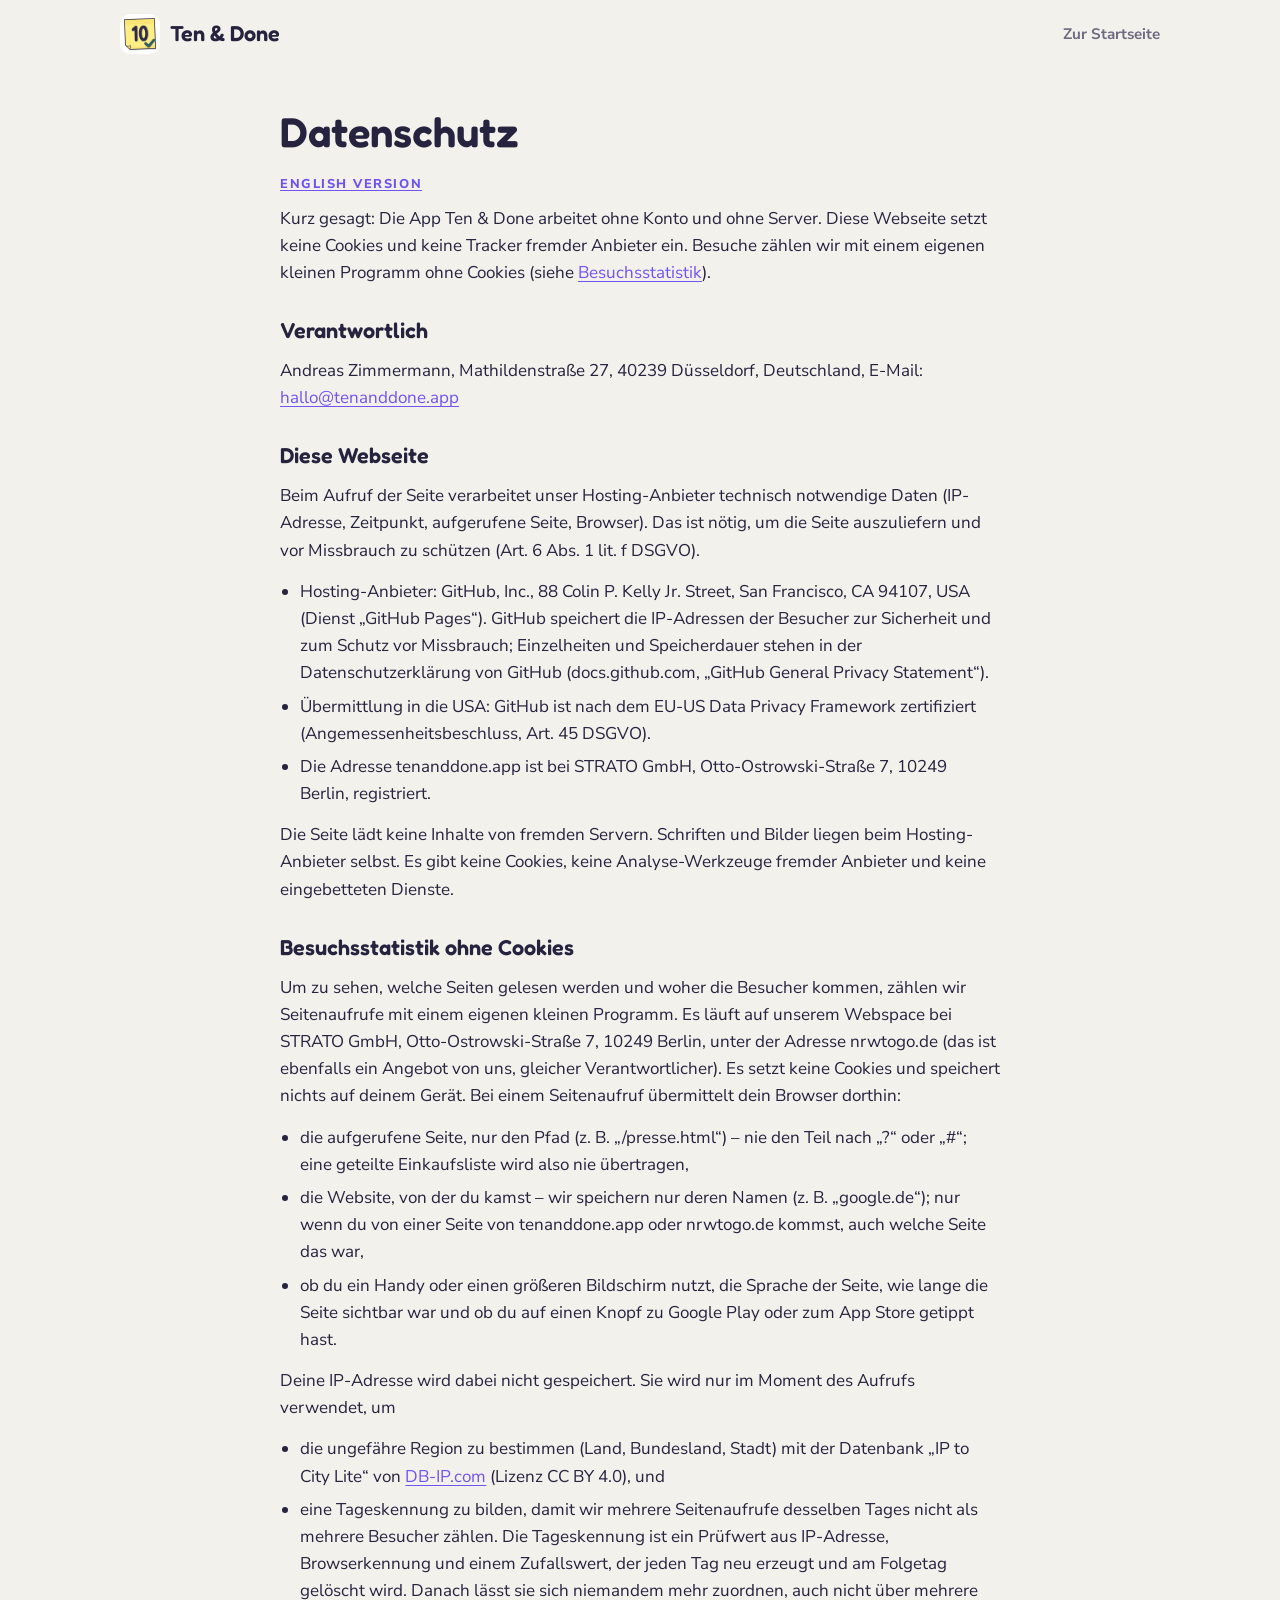
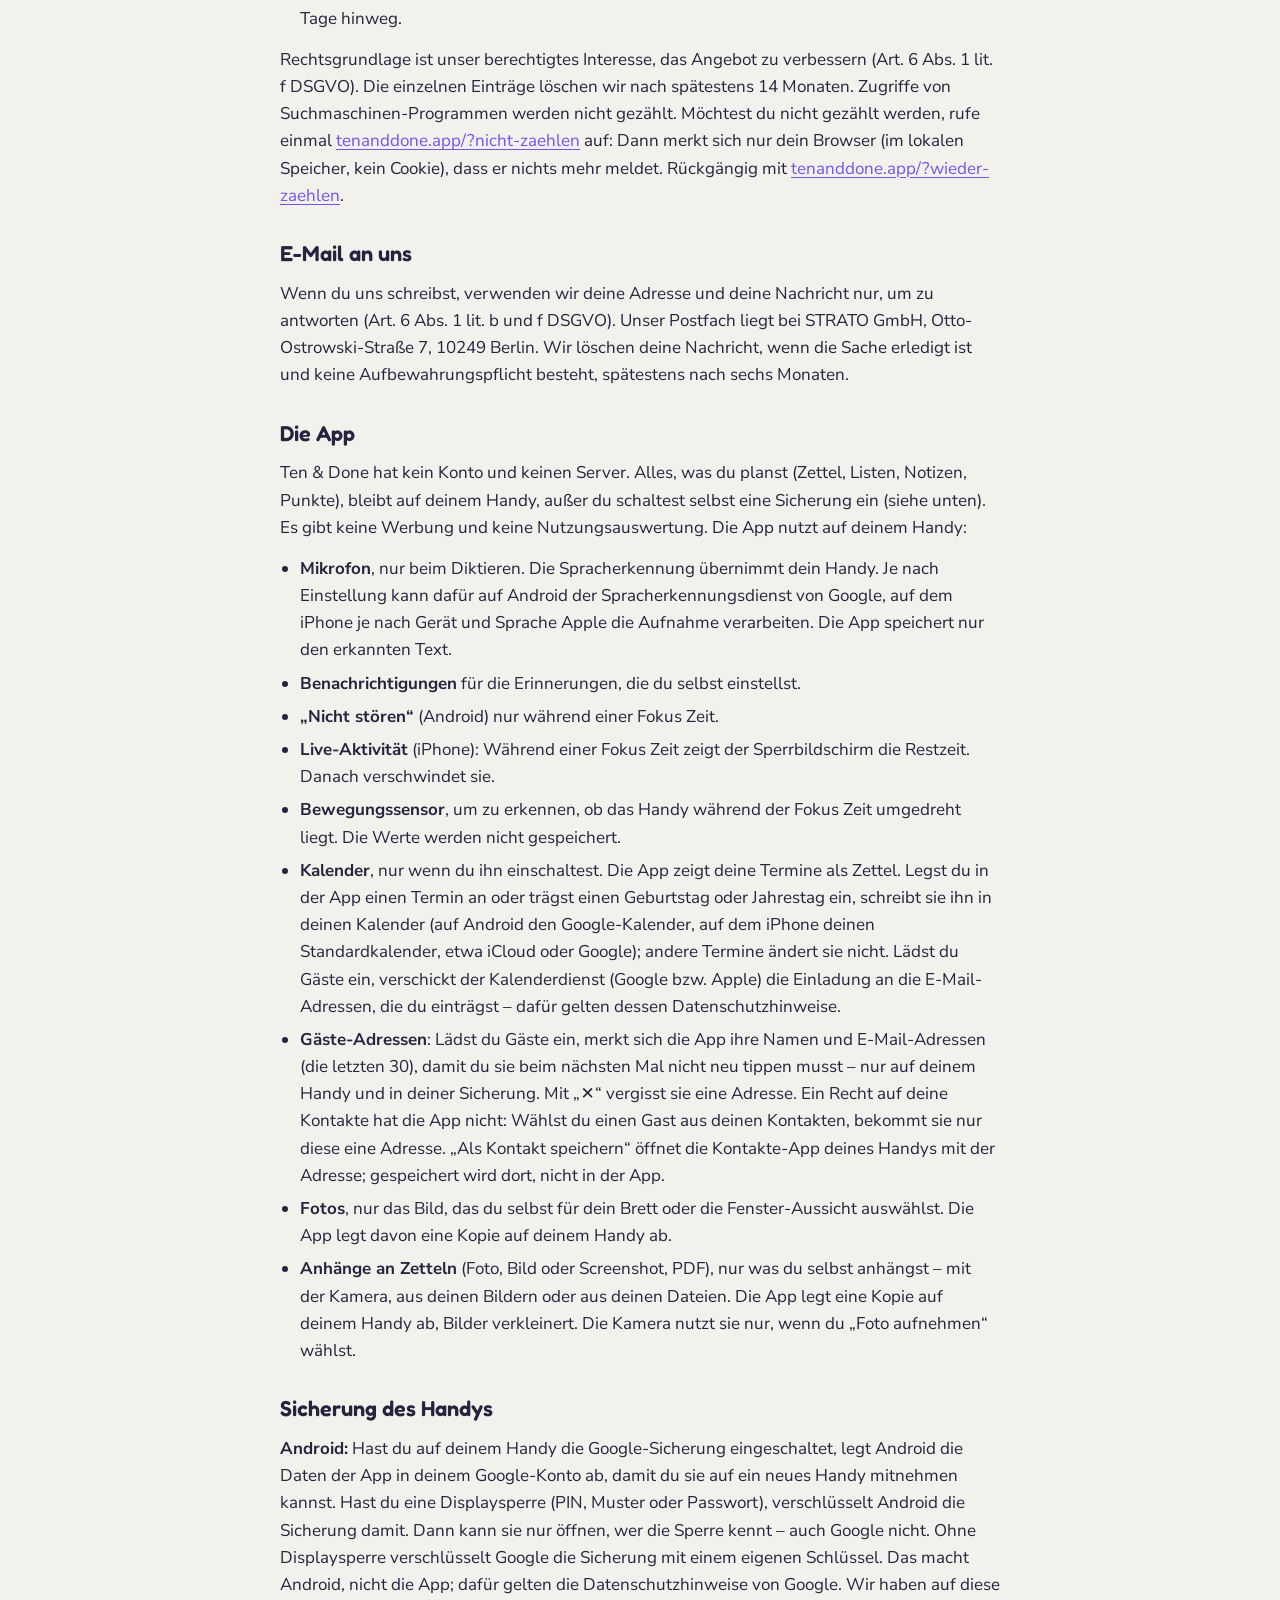
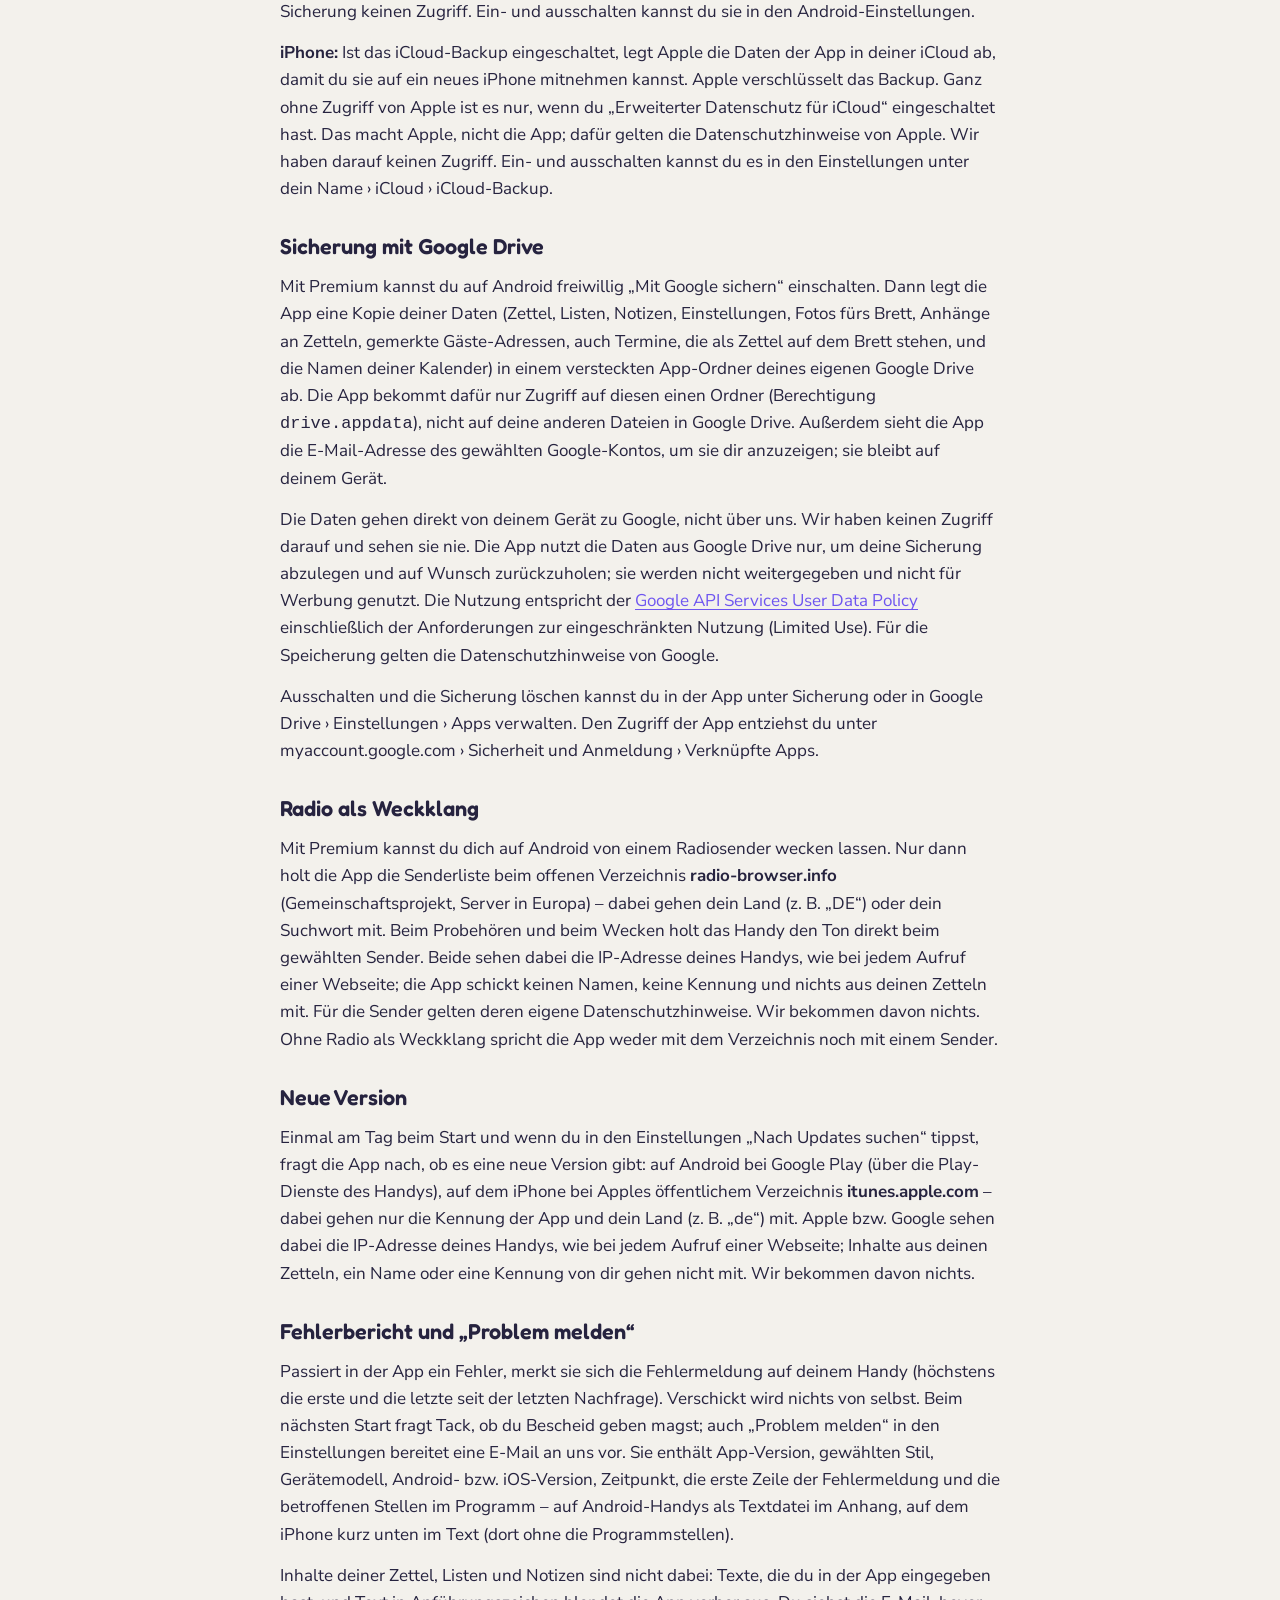
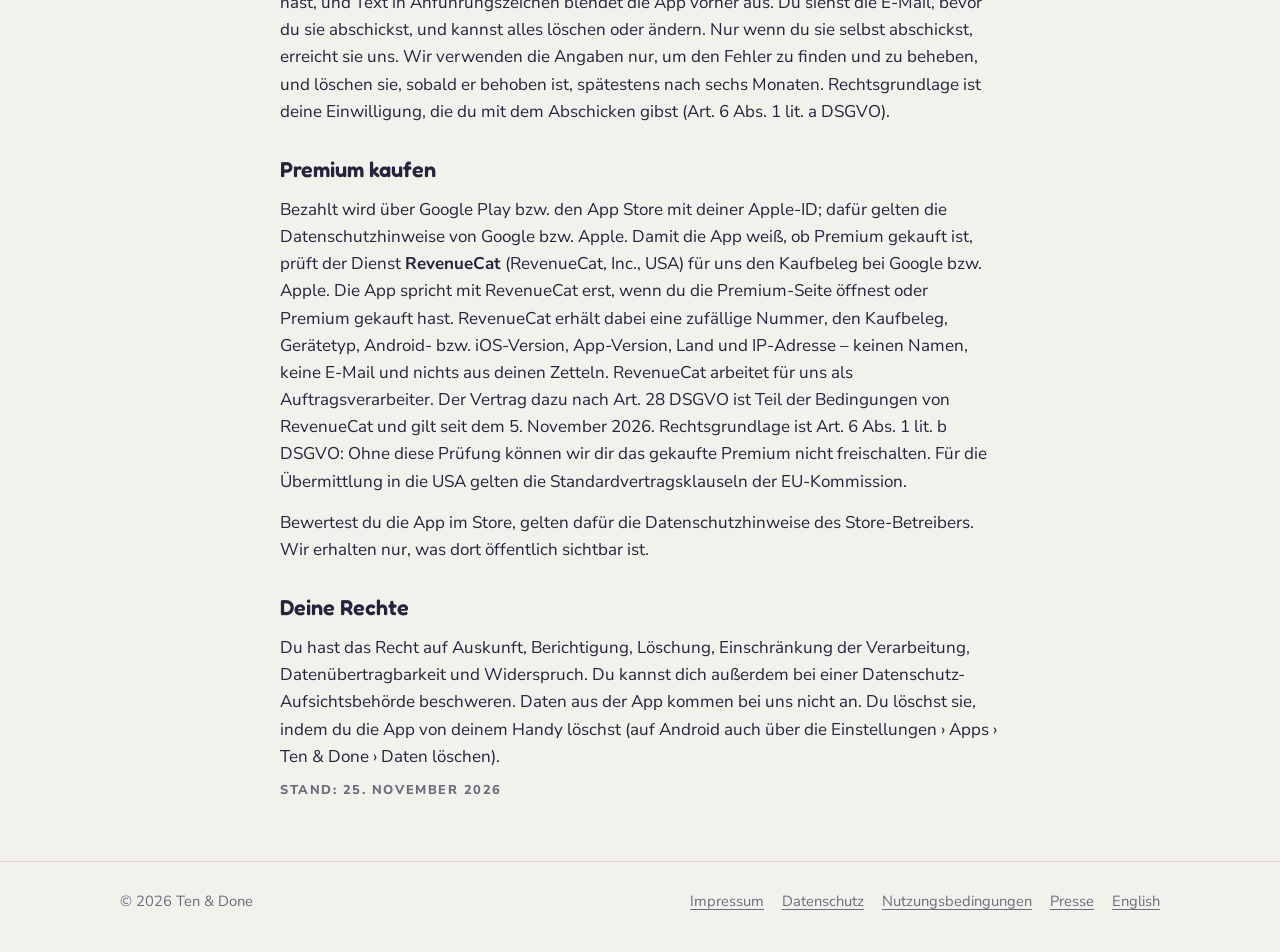
<file: datenschutz.html>
<!doctype html>
<html lang="de">
<head>
<meta charset="utf-8">
<meta name="viewport" content="width=device-width, initial-scale=1, viewport-fit=cover">
<meta name="color-scheme" content="light only">
<title>Datenschutz · Ten &amp; Done</title>
<meta name="robots" content="noindex">
<link rel="alternate" hreflang="en" href="https://tenanddone.app/en/privacy.html">
<link rel="icon" type="image/png" href="img/favicon.png">
<link rel="stylesheet" href="style.css">
</head>
<body>
<header class="wrap top">
  <a class="brand" href="index.html"><img src="img/logo.png" alt="" width="40" height="40">Ten &amp; Done</a>
  <nav aria-label="Seiten"><a href="index.html">Zur Startseite</a></nav>
</header>
<main class="wrap legal">
<h1>Datenschutz</h1>
<p class="eyebrow"><a href="en/privacy.html" hreflang="en" lang="en">English version</a></p>
<p>Kurz gesagt: Die App Ten &amp; Done arbeitet ohne Konto und ohne Server. Diese Webseite setzt keine Cookies und keine Tracker fremder Anbieter ein. Besuche zählen wir mit einem eigenen kleinen Programm ohne Cookies (siehe <a href="#statistik">Besuchsstatistik</a>).</p>

<h2>Verantwortlich</h2>
<p>Andreas Zimmermann, Mathildenstraße 27, 40239 Düsseldorf, Deutschland, E-Mail: <a href="mailto:hallo@tenanddone.app">hallo@tenanddone.app</a></p>

<h2>Diese Webseite</h2>
<p>Beim Aufruf der Seite verarbeitet unser Hosting-Anbieter technisch notwendige Daten (IP-Adresse, Zeitpunkt, aufgerufene Seite, Browser). Das ist nötig, um die Seite auszuliefern und vor Missbrauch zu schützen (Art. 6 Abs. 1 lit. f DSGVO).</p>
<ul>
  <li>Hosting-Anbieter: GitHub, Inc., 88 Colin P. Kelly Jr. Street, San Francisco, CA 94107, USA (Dienst „GitHub Pages“). GitHub speichert die IP-Adressen der Besucher zur Sicherheit und zum Schutz vor Missbrauch; Einzelheiten und Speicherdauer stehen in der Datenschutzerklärung von GitHub (docs.github.com, „GitHub General Privacy Statement“).</li>
  <li>Übermittlung in die USA: GitHub ist nach dem EU-US Data Privacy Framework zertifiziert (Angemessenheitsbeschluss, Art. 45 DSGVO).</li>
  <li>Die Adresse tenanddone.app ist bei STRATO GmbH, Otto-Ostrowski-Straße 7, 10249 Berlin, registriert.</li>
</ul>
<p>Die Seite lädt keine Inhalte von fremden Servern. Schriften und Bilder liegen beim Hosting-Anbieter selbst. Es gibt keine Cookies, keine Analyse-Werkzeuge fremder Anbieter und keine eingebetteten Dienste.</p>

<h2 id="statistik">Besuchsstatistik ohne Cookies</h2>
<p>Um zu sehen, welche Seiten gelesen werden und woher die Besucher kommen, zählen wir Seitenaufrufe mit einem eigenen kleinen Programm. Es läuft auf unserem Webspace bei STRATO GmbH, Otto-Ostrowski-Straße 7, 10249 Berlin, unter der Adresse nrwtogo.de (das ist ebenfalls ein Angebot von uns, gleicher Verantwortlicher). Es setzt keine Cookies und speichert nichts auf deinem Gerät. Bei einem Seitenaufruf übermittelt dein Browser dorthin:</p>
<ul>
  <li>die aufgerufene Seite, nur den Pfad (z. B. „/presse.html“) – nie den Teil nach „?“ oder „#“; eine geteilte Einkaufsliste wird also nie übertragen,</li>
  <li>die Website, von der du kamst – wir speichern nur deren Namen (z. B. „google.de“); nur wenn du von einer Seite von tenanddone.app oder nrwtogo.de kommst, auch welche Seite das war,</li>
  <li>ob du ein Handy oder einen größeren Bildschirm nutzt, die Sprache der Seite, wie lange die Seite sichtbar war und ob du auf einen Knopf zu Google Play oder zum App Store getippt hast.</li>
</ul>
<p>Deine IP-Adresse wird dabei nicht gespeichert. Sie wird nur im Moment des Aufrufs verwendet, um</p>
<ul>
  <li>die ungefähre Region zu bestimmen (Land, Bundesland, Stadt) mit der Datenbank „IP to City Lite“ von <a href="https://db-ip.com" rel="noopener">DB-IP.com</a> (Lizenz CC BY 4.0), und</li>
  <li>eine Tageskennung zu bilden, damit wir mehrere Seitenaufrufe desselben Tages nicht als mehrere Besucher zählen. Die Tageskennung ist ein Prüfwert aus IP-Adresse, Browserkennung und einem Zufallswert, der jeden Tag neu erzeugt und am Folgetag gelöscht wird. Danach lässt sie sich niemandem mehr zuordnen, auch nicht über mehrere Tage hinweg.</li>
</ul>
<p>Rechtsgrundlage ist unser berechtigtes Interesse, das Angebot zu verbessern (Art. 6 Abs. 1 lit. f DSGVO). Die einzelnen Einträge löschen wir nach spätestens 14 Monaten. Zugriffe von Suchmaschinen-Programmen werden nicht gezählt. Möchtest du nicht gezählt werden, rufe einmal <a href="https://tenanddone.app/?nicht-zaehlen">tenanddone.app/?nicht-zaehlen</a> auf: Dann merkt sich nur dein Browser (im lokalen Speicher, kein Cookie), dass er nichts mehr meldet. Rückgängig mit <a href="https://tenanddone.app/?wieder-zaehlen">tenanddone.app/?wieder-zaehlen</a>.</p>


<h2>E-Mail an uns</h2>
<p>Wenn du uns schreibst, verwenden wir deine Adresse und deine Nachricht nur, um zu antworten (Art. 6 Abs. 1 lit. b und f DSGVO). Unser Postfach liegt bei STRATO GmbH, Otto-Ostrowski-Straße 7, 10249 Berlin. Wir löschen deine Nachricht, wenn die Sache erledigt ist und keine Aufbewahrungspflicht besteht, spätestens nach sechs Monaten.</p>

<h2>Die App</h2>
<p>Ten &amp; Done hat kein Konto und keinen Server. Alles, was du planst (Zettel, Listen, Notizen, Punkte), bleibt auf deinem Handy, außer du schaltest selbst eine Sicherung ein (siehe unten). Es gibt keine Werbung und keine Nutzungsauswertung. Die App nutzt auf deinem Handy:</p>
<ul>
  <li><b>Mikrofon</b>, nur beim Diktieren. Die Spracherkennung übernimmt dein Handy. Je nach Einstellung kann dafür auf Android der Spracherkennungsdienst von Google, auf dem iPhone je nach Gerät und Sprache Apple die Aufnahme verarbeiten. Die App speichert nur den erkannten Text.</li>
  <li><b>Benachrichtigungen</b> für die Erinnerungen, die du selbst einstellst.</li>
  <li><b>„Nicht stören“</b> (Android) nur während einer Fokus Zeit.</li>
  <li><b>Live-Aktivität</b> (iPhone): Während einer Fokus Zeit zeigt der Sperrbildschirm die Restzeit. Danach verschwindet sie.</li>
  <li><b>Bewegungssensor</b>, um zu erkennen, ob das Handy während der Fokus Zeit umgedreht liegt. Die Werte werden nicht gespeichert.</li>
  <li><b>Kalender</b>, nur wenn du ihn einschaltest. Die App zeigt deine Termine als Zettel. Legst du in der App einen Termin an oder trägst einen Geburtstag oder Jahrestag ein, schreibt sie ihn in deinen Kalender (auf Android den Google-Kalender, auf dem iPhone deinen Standardkalender, etwa iCloud oder Google); andere Termine ändert sie nicht. Lädst du Gäste ein, verschickt der Kalenderdienst (Google bzw. Apple) die Einladung an die E-Mail-Adressen, die du einträgst – dafür gelten dessen Datenschutzhinweise.</li>
  <li><b>Gäste-Adressen</b>: Lädst du Gäste ein, merkt sich die App ihre Namen und E-Mail-Adressen (die letzten 30), damit du sie beim nächsten Mal nicht neu tippen musst – nur auf deinem Handy und in deiner Sicherung. Mit „✕“ vergisst sie eine Adresse. Ein Recht auf deine Kontakte hat die App nicht: Wählst du einen Gast aus deinen Kontakten, bekommt sie nur diese eine Adresse. „Als Kontakt speichern“ öffnet die Kontakte-App deines Handys mit der Adresse; gespeichert wird dort, nicht in der App.</li>
  <li><b>Fotos</b>, nur das Bild, das du selbst für dein Brett oder die Fenster-Aussicht auswählst. Die App legt davon eine Kopie auf deinem Handy ab.</li>
  <li><b>Anhänge an Zetteln</b> (Foto, Bild oder Screenshot, PDF), nur was du selbst anhängst – mit der Kamera, aus deinen Bildern oder aus deinen Dateien. Die App legt eine Kopie auf deinem Handy ab, Bilder verkleinert. Die Kamera nutzt sie nur, wenn du „Foto aufnehmen“ wählst.</li>
</ul>
<h2>Sicherung des Handys</h2>
<p><b>Android:</b> Hast du auf deinem Handy die Google-Sicherung eingeschaltet, legt Android die Daten der App in deinem Google-Konto ab, damit du sie auf ein neues Handy mitnehmen kannst. Hast du eine Displaysperre (PIN, Muster oder Passwort), verschlüsselt Android die Sicherung damit. Dann kann sie nur öffnen, wer die Sperre kennt – auch Google nicht. Ohne Displaysperre verschlüsselt Google die Sicherung mit einem eigenen Schlüssel. Das macht Android, nicht die App; dafür gelten die Datenschutzhinweise von Google. Wir haben auf diese Sicherung keinen Zugriff. Ein- und ausschalten kannst du sie in den Android-Einstellungen.</p>
<p><b>iPhone:</b> Ist das iCloud-Backup eingeschaltet, legt Apple die Daten der App in deiner iCloud ab, damit du sie auf ein neues iPhone mitnehmen kannst. Apple verschlüsselt das Backup. Ganz ohne Zugriff von Apple ist es nur, wenn du „Erweiterter Datenschutz für iCloud“ eingeschaltet hast. Das macht Apple, nicht die App; dafür gelten die Datenschutzhinweise von Apple. Wir haben darauf keinen Zugriff. Ein- und ausschalten kannst du es in den Einstellungen unter dein Name › iCloud › iCloud-Backup.</p>
<h2>Sicherung mit Google Drive</h2>
<p>Mit Premium kannst du auf Android freiwillig „Mit Google sichern“ einschalten. Dann legt die App eine Kopie deiner Daten (Zettel, Listen, Notizen, Einstellungen, Fotos fürs Brett, Anhänge an Zetteln, gemerkte Gäste-Adressen, auch Termine, die als Zettel auf dem Brett stehen, und die Namen deiner Kalender) in einem versteckten App-Ordner deines eigenen Google Drive ab. Die App bekommt dafür nur Zugriff auf diesen einen Ordner (Berechtigung <code>drive.appdata</code>), nicht auf deine anderen Dateien in Google Drive. Außerdem sieht die App die E-Mail-Adresse des gewählten Google-Kontos, um sie dir anzuzeigen; sie bleibt auf deinem Gerät.</p>
<p>Die Daten gehen direkt von deinem Gerät zu Google, nicht über uns. Wir haben keinen Zugriff darauf und sehen sie nie. Die App nutzt die Daten aus Google Drive nur, um deine Sicherung abzulegen und auf Wunsch zurückzuholen; sie werden nicht weitergegeben und nicht für Werbung genutzt. Die Nutzung entspricht der <a href="https://developers.google.com/terms/api-services-user-data-policy">Google API Services User Data Policy</a> einschließlich der Anforderungen zur eingeschränkten Nutzung (Limited Use). Für die Speicherung gelten die Datenschutzhinweise von Google.</p>
<p>Ausschalten und die Sicherung löschen kannst du in der App unter Sicherung oder in Google Drive › Einstellungen › Apps verwalten. Den Zugriff der App entziehst du unter myaccount.google.com › Sicherheit und Anmeldung › Verknüpfte Apps.</p>
<h2>Radio als Weckklang</h2>
<p>Mit Premium kannst du dich auf Android von einem Radiosender wecken lassen. Nur dann holt die App die Senderliste beim offenen Verzeichnis <b>radio-browser.info</b> (Gemeinschaftsprojekt, Server in Europa) – dabei gehen dein Land (z. B. „DE“) oder dein Suchwort mit. Beim Probehören und beim Wecken holt das Handy den Ton direkt beim gewählten Sender. Beide sehen dabei die IP-Adresse deines Handys, wie bei jedem Aufruf einer Webseite; die App schickt keinen Namen, keine Kennung und nichts aus deinen Zetteln mit. Für die Sender gelten deren eigene Datenschutzhinweise. Wir bekommen davon nichts. Ohne Radio als Weckklang spricht die App weder mit dem Verzeichnis noch mit einem Sender.</p>
<h2>Neue Version</h2>
<p>Einmal am Tag beim Start und wenn du in den Einstellungen „Nach Updates suchen“ tippst, fragt die App nach, ob es eine neue Version gibt: auf Android bei Google Play (über die Play-Dienste des Handys), auf dem iPhone bei Apples öffentlichem Verzeichnis <b>itunes.apple.com</b> – dabei gehen nur die Kennung der App und dein Land (z. B. „de“) mit. Apple bzw. Google sehen dabei die IP-Adresse deines Handys, wie bei jedem Aufruf einer Webseite; Inhalte aus deinen Zetteln, ein Name oder eine Kennung von dir gehen nicht mit. Wir bekommen davon nichts.</p>

<h2>Fehlerbericht und „Problem melden“</h2>
<p>Passiert in der App ein Fehler, merkt sie sich die Fehlermeldung auf deinem Handy (höchstens die erste und die letzte seit der letzten Nachfrage). Verschickt wird nichts von selbst. Beim nächsten Start fragt Tack, ob du Bescheid geben magst; auch „Problem melden“ in den Einstellungen bereitet eine E-Mail an uns vor. Sie enthält App-Version, gewählten Stil, Gerätemodell, Android- bzw. iOS-Version, Zeitpunkt, die erste Zeile der Fehlermeldung und die betroffenen Stellen im Programm – auf Android-Handys als Textdatei im Anhang, auf dem iPhone kurz unten im Text (dort ohne die Programmstellen).</p>
<p>Inhalte deiner Zettel, Listen und Notizen sind nicht dabei: Texte, die du in der App eingegeben hast, und Text in Anführungszeichen blendet die App vorher aus. Du siehst die E-Mail, bevor du sie abschickst, und kannst alles löschen oder ändern. Nur wenn du sie selbst abschickst, erreicht sie uns. Wir verwenden die Angaben nur, um den Fehler zu finden und zu beheben, und löschen sie, sobald er behoben ist, spätestens nach sechs Monaten. Rechtsgrundlage ist deine Einwilligung, die du mit dem Abschicken gibst (Art. 6 Abs. 1 lit. a DSGVO).</p>

<h2>Premium kaufen</h2>
<p>Bezahlt wird über Google Play bzw. den App Store mit deiner Apple-ID; dafür gelten die Datenschutzhinweise von Google bzw. Apple. Damit die App weiß, ob Premium gekauft ist, prüft der Dienst <b>RevenueCat</b> (RevenueCat, Inc., USA) für uns den Kaufbeleg bei Google bzw. Apple. Die App spricht mit RevenueCat erst, wenn du die Premium-Seite öffnest oder Premium gekauft hast. RevenueCat erhält dabei eine zufällige Nummer, den Kaufbeleg, Gerätetyp, Android- bzw. iOS-Version, App-Version, Land und IP-Adresse – keinen Namen, keine E-Mail und nichts aus deinen Zetteln. RevenueCat arbeitet für uns als Auftragsverarbeiter. Der Vertrag dazu nach Art. 28 DSGVO ist Teil der Bedingungen von RevenueCat und gilt seit dem 5. November 2026. Rechtsgrundlage ist Art. 6 Abs. 1 lit. b DSGVO: Ohne diese Prüfung können wir dir das gekaufte Premium nicht freischalten. Für die Übermittlung in die USA gelten die Standardvertragsklauseln der EU-Kommission.</p>

<p>Bewertest du die App im Store, gelten dafür die Datenschutzhinweise des Store-Betreibers. Wir erhalten nur, was dort öffentlich sichtbar ist.</p>

<h2>Deine Rechte</h2>
<p>Du hast das Recht auf Auskunft, Berichtigung, Löschung, Einschränkung der Verarbeitung, Datenübertragbarkeit und Widerspruch. Du kannst dich außerdem bei einer Datenschutz-Aufsichtsbehörde beschweren. Daten aus der App kommen bei uns nicht an. Du löschst sie, indem du die App von deinem Handy löschst (auf Android auch über die Einstellungen › Apps › Ten &amp; Done › Daten löschen).</p>
<p class="eyebrow">Stand: 25. November 2026</p>
</main>
<footer>
  <div class="wrap">
    <span>© 2026 Ten &amp; Done</span>
    <nav aria-label="Rechtliches"><a href="impressum.html">Impressum</a><a href="datenschutz.html">Datenschutz</a><a href="nutzungsbedingungen.html">Nutzungsbedingungen</a><a href="presse.html">Presse</a><a href="en/privacy.html" hreflang="en" lang="en">English</a></nav>
  </div>
</footer>
<script src="/z.js" defer></script>
</body>
</html>
</file>
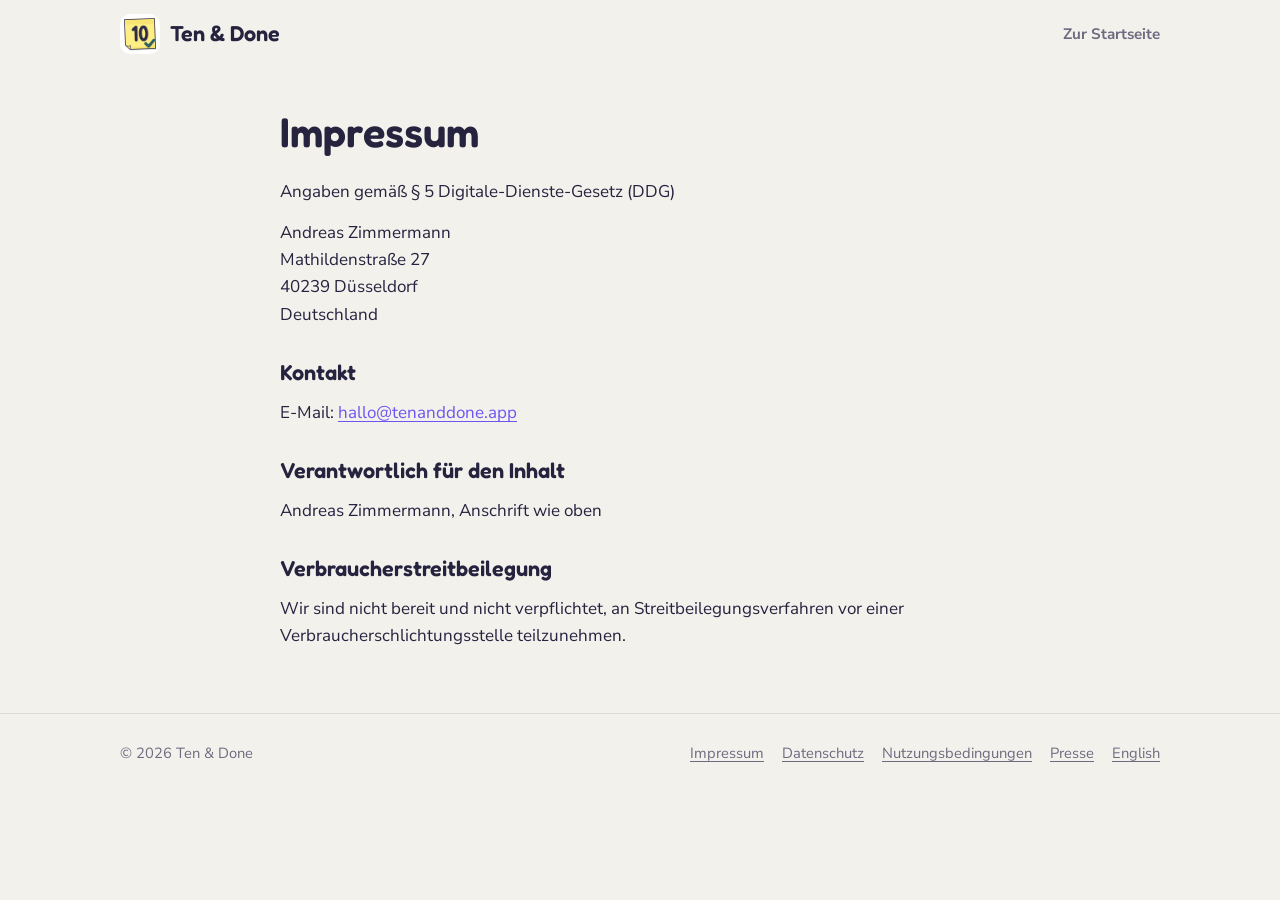
<file: impressum.html>
<!doctype html>
<html lang="de">
<head>
<meta charset="utf-8">
<meta name="viewport" content="width=device-width, initial-scale=1, viewport-fit=cover">
<meta name="color-scheme" content="light only">
<title>Impressum · Ten &amp; Done</title>
<meta name="robots" content="noindex">
<link rel="alternate" hreflang="en" href="https://tenanddone.app/en/legal.html">
<link rel="icon" type="image/png" href="img/favicon.png">
<link rel="stylesheet" href="style.css">
</head>
<body>
<header class="wrap top">
  <a class="brand" href="index.html"><img src="img/logo.png" alt="" width="40" height="40">Ten &amp; Done</a>
  <nav aria-label="Seiten"><a href="index.html">Zur Startseite</a></nav>
</header>
<main class="wrap legal">
<h1>Impressum</h1>
<p>Angaben gemäß § 5 Digitale-Dienste-Gesetz (DDG)</p>
<p>Andreas Zimmermann<br>Mathildenstraße 27<br>40239 Düsseldorf<br>Deutschland</p>
<h2>Kontakt</h2>
<p>E-Mail: <a href="mailto:hallo@tenanddone.app">hallo@tenanddone.app</a></p>
<h2>Verantwortlich für den Inhalt</h2>
<p>Andreas Zimmermann, Anschrift wie oben</p>
<h2>Verbraucherstreitbeilegung</h2>
<p>Wir sind nicht bereit und nicht verpflichtet, an Streitbeilegungsverfahren vor einer Verbraucherschlichtungsstelle teilzunehmen.</p>
</main>
<footer>
  <div class="wrap">
    <span>© 2026 Ten &amp; Done</span>
    <nav aria-label="Rechtliches"><a href="impressum.html">Impressum</a><a href="datenschutz.html">Datenschutz</a><a href="nutzungsbedingungen.html">Nutzungsbedingungen</a><a href="presse.html">Presse</a><a href="en/legal.html" hreflang="en" lang="en">English</a></nav>
  </div>
</footer>
<script src="/z.js" defer></script>
</body>
</html>
</file>
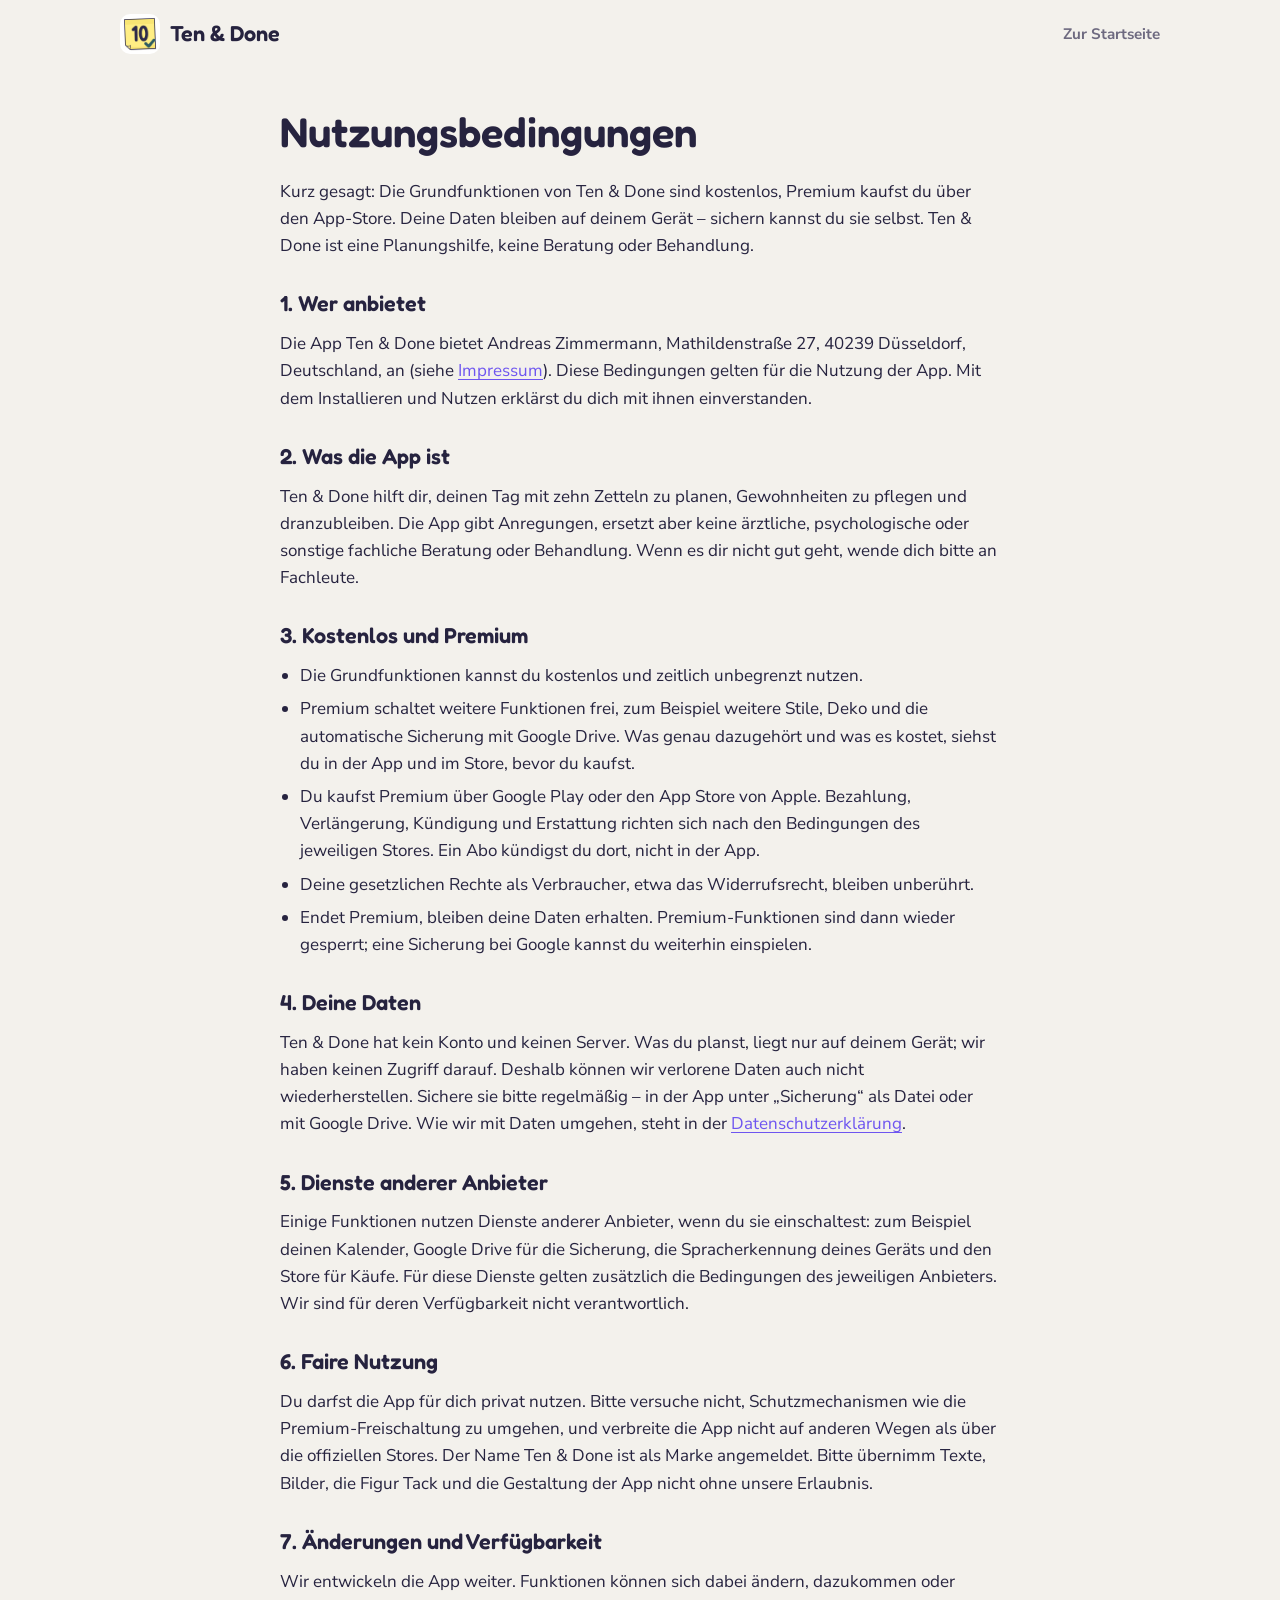
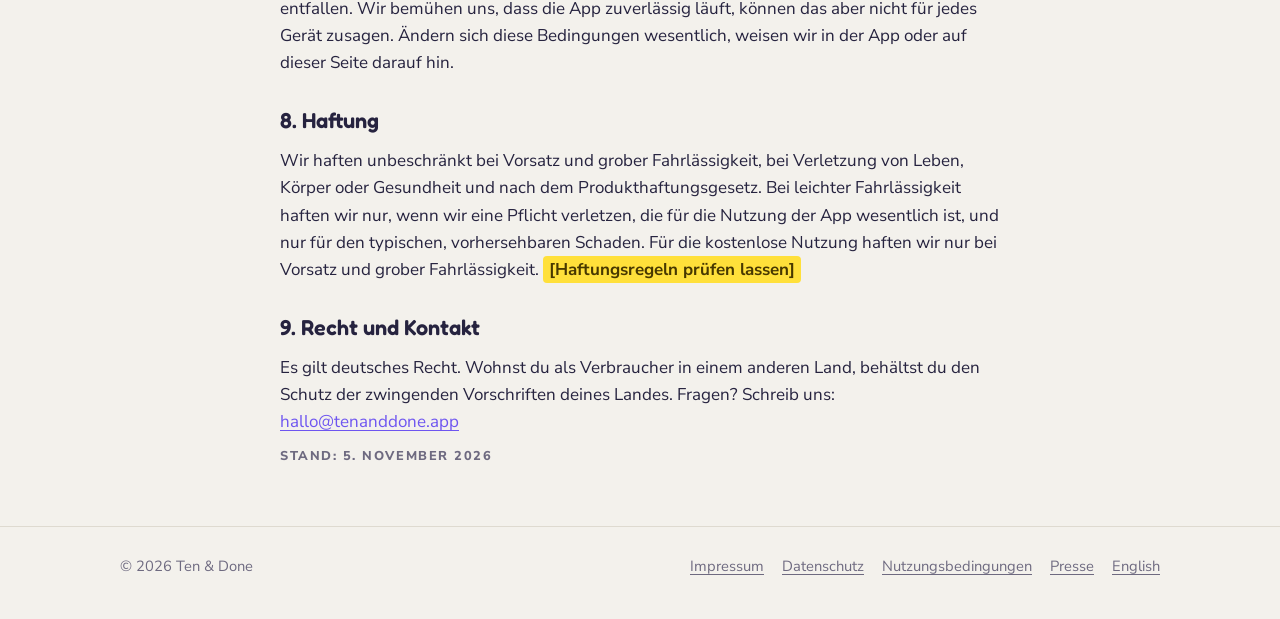
<file: nutzungsbedingungen.html>
<!doctype html>
<html lang="de">
<head>
<meta charset="utf-8">
<meta name="viewport" content="width=device-width, initial-scale=1, viewport-fit=cover">
<meta name="color-scheme" content="light only">
<title>Nutzungsbedingungen · Ten &amp; Done</title>
<meta name="robots" content="noindex">
<link rel="alternate" hreflang="en" href="https://tenanddone.app/en/terms.html">
<link rel="icon" type="image/png" href="img/favicon.png">
<link rel="stylesheet" href="style.css">
</head>
<body>
<header class="wrap top">
  <a class="brand" href="index.html"><img src="img/logo.png" alt="" width="40" height="40">Ten &amp; Done</a>
  <nav aria-label="Seiten"><a href="index.html">Zur Startseite</a></nav>
</header>
<main class="wrap legal">
<h1>Nutzungsbedingungen</h1>
<p>Kurz gesagt: Die Grundfunktionen von Ten &amp; Done sind kostenlos, Premium kaufst du über den App-Store. Deine Daten bleiben auf deinem Gerät – sichern kannst du sie selbst. Ten &amp; Done ist eine Planungshilfe, keine Beratung oder Behandlung.</p>

<h2>1. Wer anbietet</h2>
<p>Die App Ten &amp; Done bietet Andreas Zimmermann, Mathildenstraße 27, 40239 Düsseldorf, Deutschland, an (siehe <a href="impressum.html">Impressum</a>). Diese Bedingungen gelten für die Nutzung der App. Mit dem Installieren und Nutzen erklärst du dich mit ihnen einverstanden.</p>

<h2>2. Was die App ist</h2>
<p>Ten &amp; Done hilft dir, deinen Tag mit zehn Zetteln zu planen, Gewohnheiten zu pflegen und dranzubleiben. Die App gibt Anregungen, ersetzt aber keine ärztliche, psychologische oder sonstige fachliche Beratung oder Behandlung. Wenn es dir nicht gut geht, wende dich bitte an Fachleute.</p>

<h2>3. Kostenlos und Premium</h2>
<ul>
  <li>Die Grundfunktionen kannst du kostenlos und zeitlich unbegrenzt nutzen.</li>
  <li>Premium schaltet weitere Funktionen frei, zum Beispiel weitere Stile, Deko und die automatische Sicherung mit Google Drive. Was genau dazugehört und was es kostet, siehst du in der App und im Store, bevor du kaufst.</li>
  <li>Du kaufst Premium über Google Play oder den App Store von Apple. Bezahlung, Verlängerung, Kündigung und Erstattung richten sich nach den Bedingungen des jeweiligen Stores. Ein Abo kündigst du dort, nicht in der App.</li>
  <li>Deine gesetzlichen Rechte als Verbraucher, etwa das Widerrufsrecht, bleiben unberührt.</li>
  <li>Endet Premium, bleiben deine Daten erhalten. Premium-Funktionen sind dann wieder gesperrt; eine Sicherung bei Google kannst du weiterhin einspielen.</li>
</ul>

<h2>4. Deine Daten</h2>
<p>Ten &amp; Done hat kein Konto und keinen Server. Was du planst, liegt nur auf deinem Gerät; wir haben keinen Zugriff darauf. Deshalb können wir verlorene Daten auch nicht wiederherstellen. Sichere sie bitte regelmäßig – in der App unter „Sicherung“ als Datei oder mit Google Drive. Wie wir mit Daten umgehen, steht in der <a href="datenschutz.html">Datenschutzerklärung</a>.</p>

<h2>5. Dienste anderer Anbieter</h2>
<p>Einige Funktionen nutzen Dienste anderer Anbieter, wenn du sie einschaltest: zum Beispiel deinen Kalender, Google Drive für die Sicherung, die Spracherkennung deines Geräts und den Store für Käufe. Für diese Dienste gelten zusätzlich die Bedingungen des jeweiligen Anbieters. Wir sind für deren Verfügbarkeit nicht verantwortlich.</p>

<h2>6. Faire Nutzung</h2>
<p>Du darfst die App für dich privat nutzen. Bitte versuche nicht, Schutzmechanismen wie die Premium-Freischaltung zu umgehen, und verbreite die App nicht auf anderen Wegen als über die offiziellen Stores. Der Name Ten &amp; Done ist als Marke angemeldet. Bitte übernimm Texte, Bilder, die Figur Tack und die Gestaltung der App nicht ohne unsere Erlaubnis.</p>

<h2>7. Änderungen und Verfügbarkeit</h2>
<p>Wir entwickeln die App weiter. Funktionen können sich dabei ändern, dazukommen oder entfallen. Wir bemühen uns, dass die App zuverlässig läuft, können das aber nicht für jedes Gerät zusagen. Ändern sich diese Bedingungen wesentlich, weisen wir in der App oder auf dieser Seite darauf hin.</p>

<h2>8. Haftung</h2>
<p>Wir haften unbeschränkt bei Vorsatz und grober Fahrlässigkeit, bei Verletzung von Leben, Körper oder Gesundheit und nach dem Produkthaftungsgesetz. Bei leichter Fahrlässigkeit haften wir nur, wenn wir eine Pflicht verletzen, die für die Nutzung der App wesentlich ist, und nur für den typischen, vorhersehbaren Schaden. Für die kostenlose Nutzung haften wir nur bei Vorsatz und grober Fahrlässigkeit. <span class="todo">[Haftungsregeln prüfen lassen]</span></p>

<h2>9. Recht und Kontakt</h2>
<p>Es gilt deutsches Recht. Wohnst du als Verbraucher in einem anderen Land, behältst du den Schutz der zwingenden Vorschriften deines Landes. Fragen? Schreib uns: <a href="mailto:hallo@tenanddone.app">hallo@tenanddone.app</a></p>

<p class="eyebrow">Stand: 5. November 2026</p>
</main>
<footer>
  <div class="wrap">
    <span>© 2026 Ten &amp; Done</span>
    <nav aria-label="Rechtliches"><a href="impressum.html">Impressum</a><a href="datenschutz.html">Datenschutz</a><a href="nutzungsbedingungen.html">Nutzungsbedingungen</a><a href="presse.html">Presse</a><a href="en/terms.html" hreflang="en" lang="en">English</a></nav>
  </div>
</footer>
<script src="/z.js" defer></script>
</body>
</html>
</file>
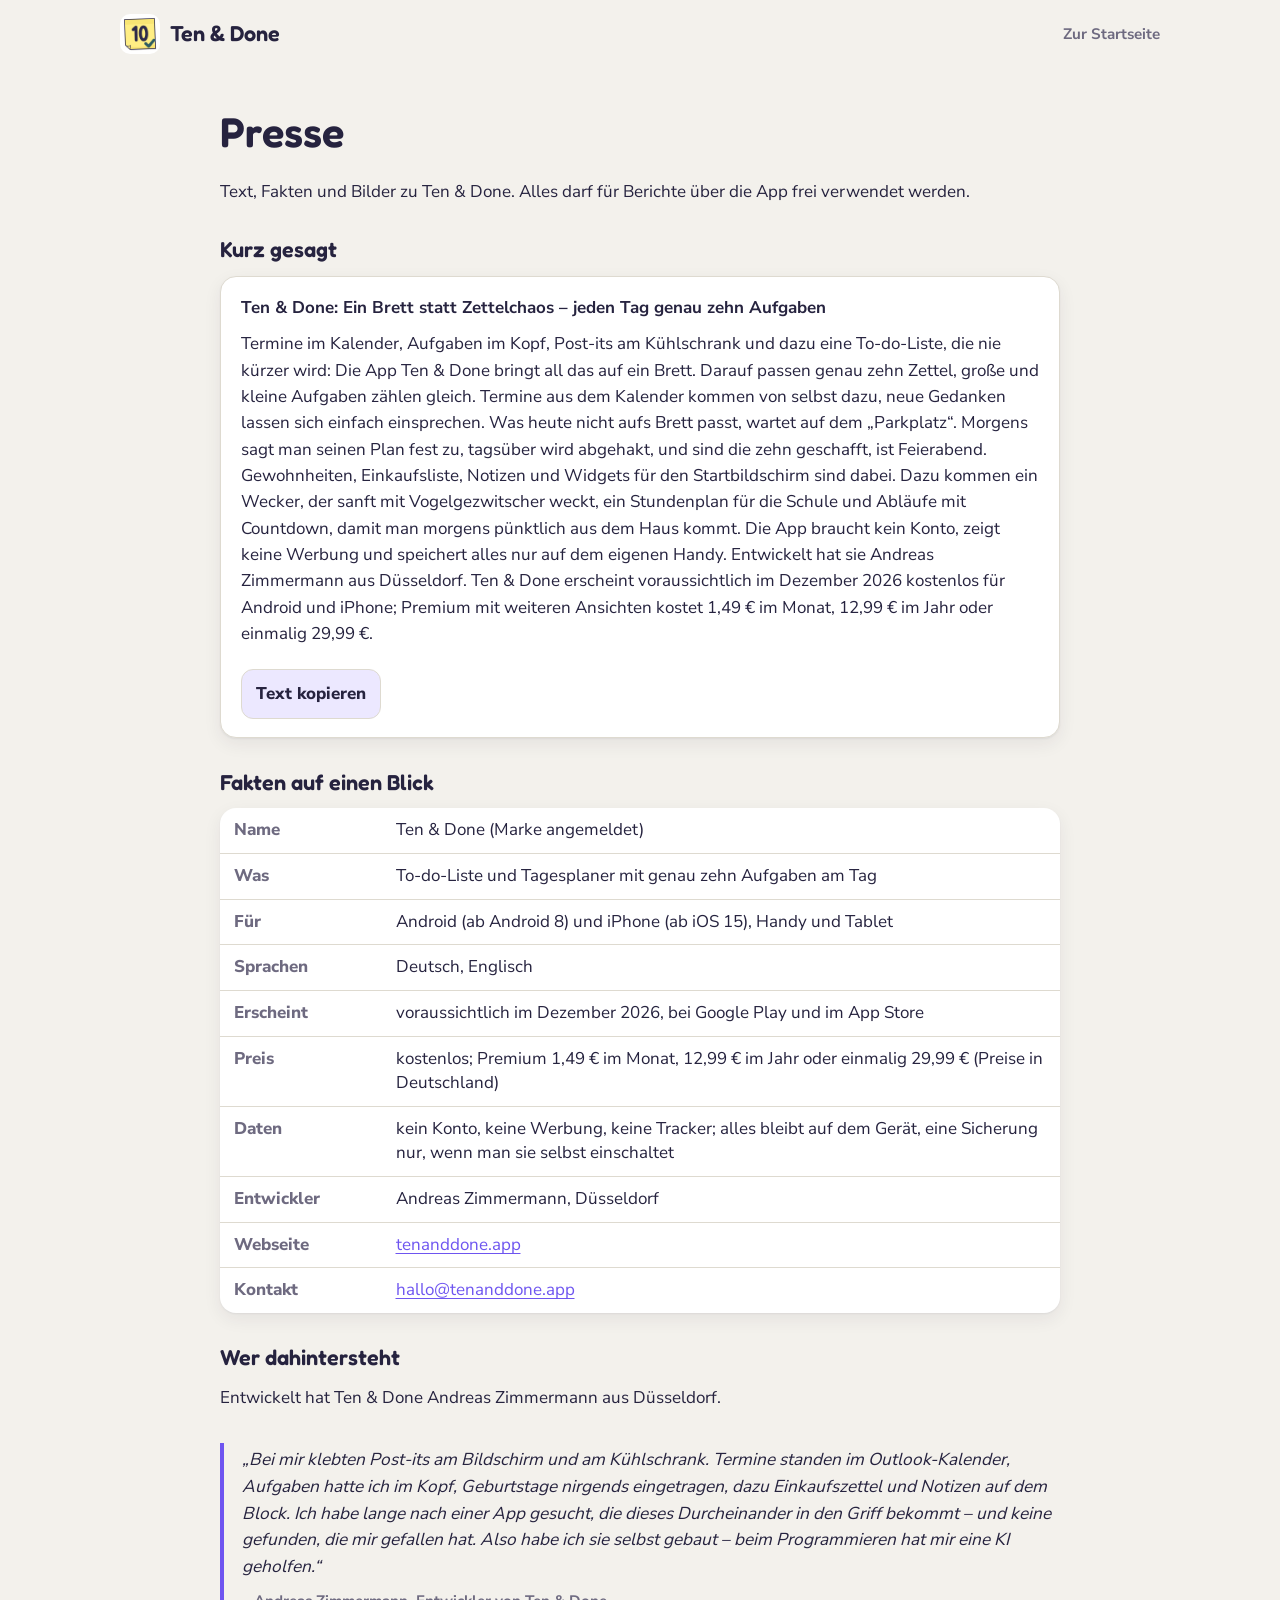
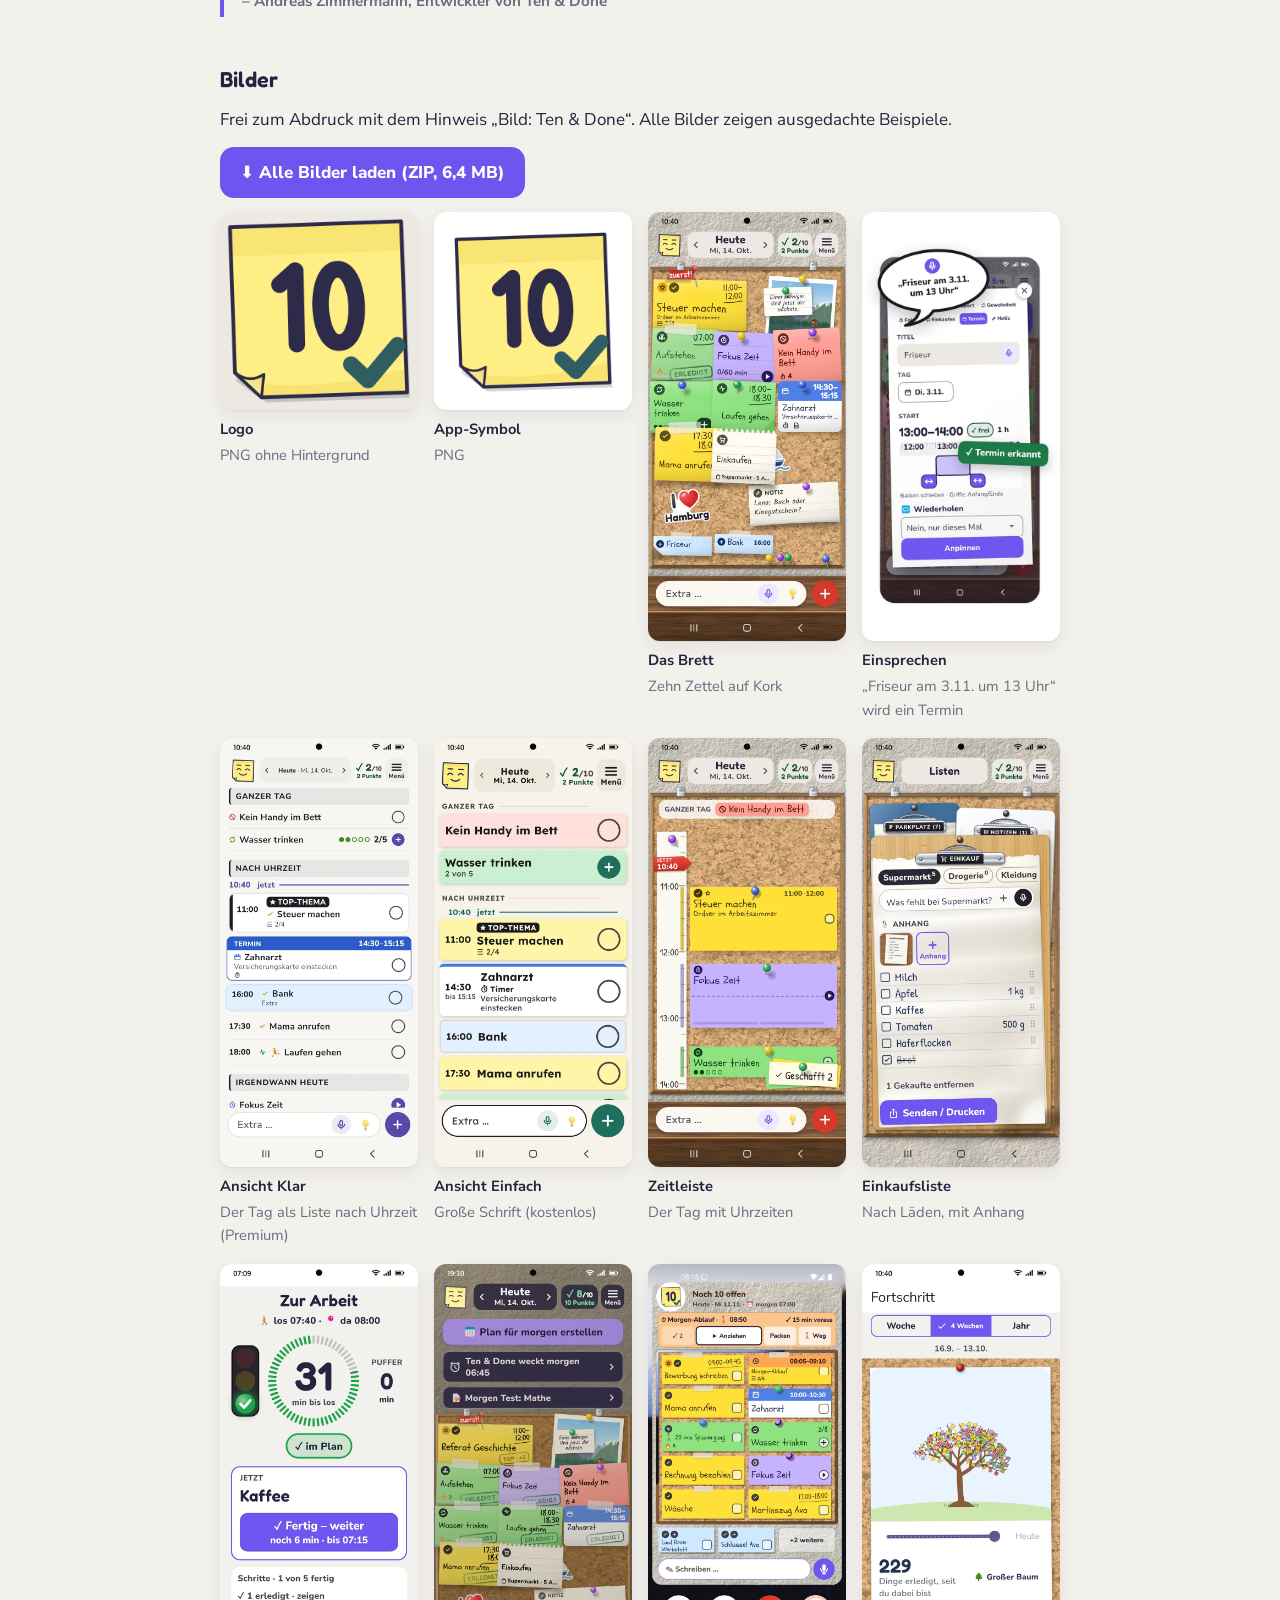
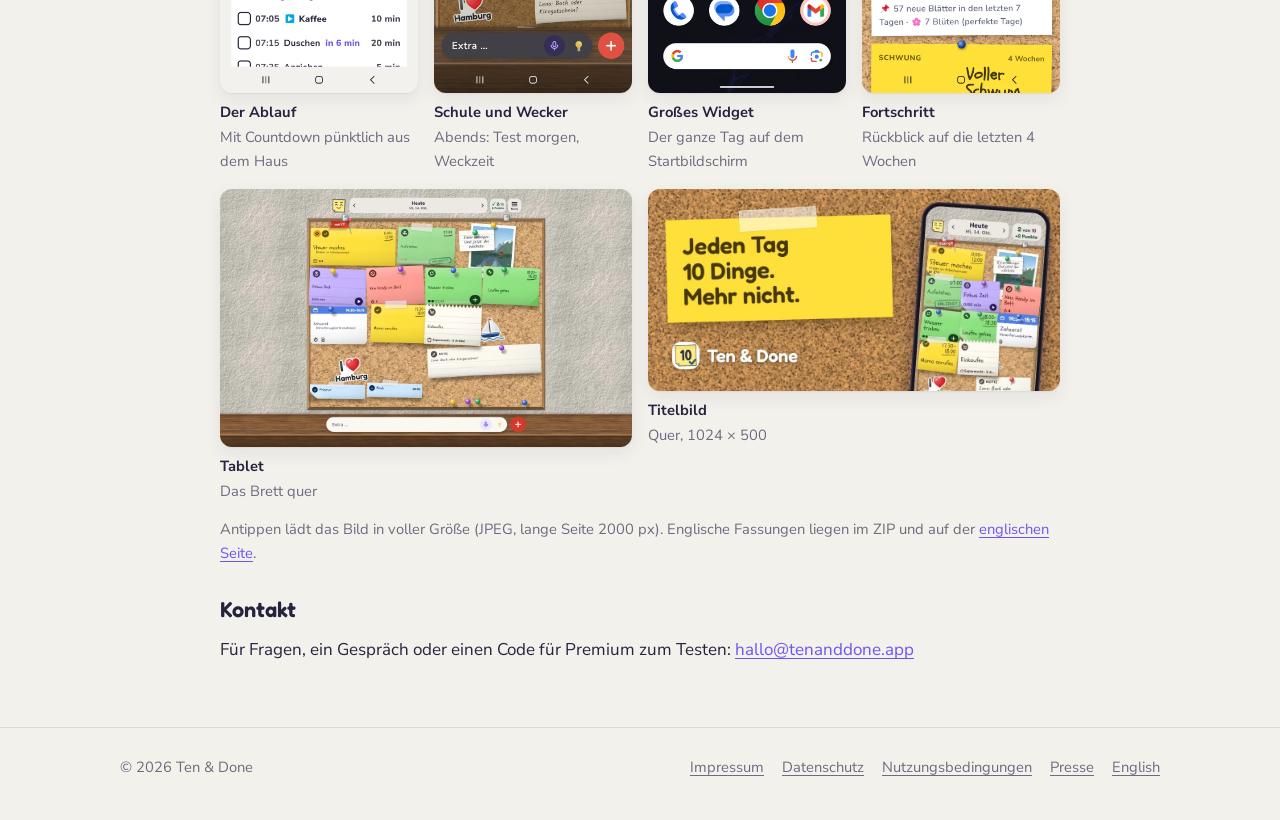
<file: presse.html>
<!doctype html>
<html lang="de">
<head>
<meta charset="utf-8">
<meta name="viewport" content="width=device-width, initial-scale=1, viewport-fit=cover">
<meta name="color-scheme" content="light only">
<title>Presse · Ten &amp; Done</title>
<meta name="description" content="Pressebereich von Ten &amp; Done: Kurztext, Fakten und Bilder zum freien Abdruck. Die To-do-App mit genau zehn Aufgaben am Tag, aus Düsseldorf.">
<link rel="canonical" href="https://tenanddone.app/presse.html">
<link rel="alternate" hreflang="de" href="https://tenanddone.app/presse.html">
<link rel="alternate" hreflang="en" href="https://tenanddone.app/en/press.html">
<meta property="og:type" content="website">
<meta property="og:site_name" content="Ten &amp; Done">
<meta property="og:url" content="https://tenanddone.app/presse.html">
<meta property="og:title" content="Ten &amp; Done – Presse">
<meta property="og:description" content="Kurztext, Fakten und Bilder zum freien Abdruck.">
<meta property="og:image" content="https://tenanddone.app/img/og.jpg">
<link rel="icon" type="image/png" href="img/favicon.png">
<link rel="stylesheet" href="style.css">
</head>
<body>
<header class="wrap top">
  <a class="brand" href="index.html"><img src="img/logo.png" alt="" width="40" height="40">Ten &amp; Done</a>
  <nav aria-label="Seiten"><a href="index.html">Zur Startseite</a></nav>
</header>
<main class="wrap legal press">
<h1>Presse</h1>
<p>Text, Fakten und Bilder zu Ten &amp; Done. Alles darf für Berichte über die App frei verwendet werden.</p>

<h2>Kurz gesagt</h2>
<div class="press-text">
  <div id="kurztext">
    <p><b>Ten &amp; Done: Ein Brett statt Zettelchaos – jeden Tag genau zehn Aufgaben</b></p>
    <p>Termine im Kalender, Aufgaben im Kopf, Post-its am Kühlschrank und dazu eine To-do-Liste, die nie kürzer wird: Die App Ten &amp; Done bringt all das auf ein Brett. Darauf passen genau zehn Zettel, große und kleine Aufgaben zählen gleich. Termine aus dem Kalender kommen von selbst dazu, neue Gedanken lassen sich einfach einsprechen. Was heute nicht aufs Brett passt, wartet auf dem „Parkplatz“. Morgens sagt man seinen Plan fest zu, tagsüber wird abgehakt, und sind die zehn geschafft, ist Feierabend. Gewohnheiten, Einkaufsliste, Notizen und Widgets für den Startbildschirm sind dabei. Dazu kommen ein Wecker, der sanft mit Vogelgezwitscher weckt, ein Stundenplan für die Schule und Abläufe mit Countdown, damit man morgens pünktlich aus dem Haus kommt. Die App braucht kein Konto, zeigt keine Werbung und speichert alles nur auf dem eigenen Handy. Entwickelt hat sie Andreas Zimmermann aus Düsseldorf. Ten &amp; Done <!-- start -->erscheint voraussichtlich im Dezember 2026<!-- /start --> kostenlos für Android und iPhone; Premium mit weiteren Ansichten kostet 1,49 € im Monat, 12,99 € im Jahr oder einmalig 29,99 €.</p>
  </div>
  <button class="btn copy" type="button" data-copy="kurztext" data-done="✓ Kopiert">Text kopieren</button>
</div>

<h2>Fakten auf einen Blick</h2>
<table class="facts">
  <tr><th scope="row">Name</th><td>Ten &amp; Done (Marke angemeldet)</td></tr>
  <tr><th scope="row">Was</th><td>To-do-Liste und Tagesplaner mit genau zehn Aufgaben am Tag</td></tr>
  <tr><th scope="row">Für</th><td>Android (ab Android 8) und iPhone (ab iOS 15), Handy und Tablet</td></tr>
  <tr><th scope="row">Sprachen</th><td>Deutsch, Englisch</td></tr>
  <tr><th scope="row">Erscheint</th><td><!-- start-fakt -->voraussichtlich im Dezember 2026, bei Google Play und im App Store<!-- /start-fakt --></td></tr>
  <tr><th scope="row">Preis</th><td>kostenlos; Premium 1,49 € im Monat, 12,99 € im Jahr oder einmalig 29,99 € (Preise in Deutschland)</td></tr>
  <tr><th scope="row">Daten</th><td>kein Konto, keine Werbung, keine Tracker; alles bleibt auf dem Gerät, eine Sicherung nur, wenn man sie selbst einschaltet</td></tr>
  <tr><th scope="row">Entwickler</th><td>Andreas Zimmermann, Düsseldorf</td></tr>
  <tr><th scope="row">Webseite</th><td><a href="https://tenanddone.app">tenanddone.app</a></td></tr>
  <tr><th scope="row">Kontakt</th><td><a href="mailto:hallo@tenanddone.app">hallo@tenanddone.app</a></td></tr>
</table>

<h2>Wer dahintersteht</h2>
<p>Entwickelt hat Ten &amp; Done Andreas Zimmermann aus Düsseldorf.</p>
<!-- zitat: Fassung A aus launch/PRESSE.md §7 (Andreas 06.11.). Kein Foto, keine Telefonnummer auf der Seite. -->
<figure class="press-quote">
  <blockquote><p>„Bei mir klebten Post-its am Bildschirm und am Kühlschrank. Termine standen im Outlook-Kalender, Aufgaben hatte ich im Kopf, Geburtstage nirgends eingetragen, dazu Einkaufszettel und Notizen auf dem Block. Ich habe lange nach einer App gesucht, die dieses Durcheinander in den Griff bekommt – und keine gefunden, die mir gefallen hat. Also habe ich sie selbst gebaut – beim Programmieren hat mir eine KI geholfen.“</p></blockquote>
  <figcaption>– Andreas Zimmermann, Entwickler von Ten&nbsp;&amp;&nbsp;Done</figcaption>
</figure>

<h2>Bilder</h2>
<p>Frei zum Abdruck mit dem Hinweis „Bild: Ten &amp; Done“. Alle Bilder zeigen ausgedachte Beispiele.</p>
<p><a class="btn" href="presse/tenanddone_presse.zip" download>⬇ Alle Bilder laden (ZIP, 6,4 MB)</a></p>
<div class="press-grid">
  <figure><a href="presse/logo.png" download><img src="presse/logo.png" width="1024" height="1024" loading="lazy" alt="Logo: gelber Zettel mit der Zahl 10 und einem Haken"></a><figcaption><b>Logo</b><span>PNG ohne Hintergrund</span></figcaption></figure>
  <figure><a href="presse/app_symbol.png" download><img src="presse/app_symbol.png" width="1024" height="1024" loading="lazy" alt="App-Symbol auf weißem Grund"></a><figcaption><b>App-Symbol</b><span>PNG</span></figcaption></figure>
  <figure><a href="presse/brett.jpg" download><img src="img/brett.webp" width="720" height="1560" loading="lazy" alt="Korkbrett mit zehn bunten Zetteln"></a><figcaption><b>Das Brett</b><span>Zehn Zettel auf Kork</span></figcaption></figure>
  <figure><a href="presse/neu.jpg" download><img src="img/presse_neu.webp" width="540" height="1170" loading="lazy" alt="Zettel-Fenster nach dem Satz „Friseur am 3.11. um 13 Uhr“: Art Termin, Titel „Friseur“, Dienstag 3.11., 13:00 bis 14:00"></a><figcaption><b>Einsprechen</b><span>„Friseur am 3.11. um 13 Uhr“ wird ein Termin</span></figcaption></figure>
  <figure><a href="presse/klar.jpg" download><img src="img/klar.webp" width="720" height="1560" loading="lazy" alt="Ansicht Klar: der Tag als ruhige Liste nach Uhrzeit"></a><figcaption><b>Ansicht Klar</b><span>Der Tag als Liste nach Uhrzeit (Premium)</span></figcaption></figure>
  <figure><a href="presse/einfach.jpg" download><img src="img/einfach.webp" width="720" height="1560" loading="lazy" alt="Ansicht Einfach mit großer Schrift und großen Feldern"></a><figcaption><b>Ansicht Einfach</b><span>Große Schrift (kostenlos)</span></figcaption></figure>
  <figure><a href="presse/zeitleiste.jpg" download><img src="img/zeitleiste.webp" width="720" height="1560" loading="lazy" alt="Zeitleiste: der Tag mit Uhrzeiten"></a><figcaption><b>Zeitleiste</b><span>Der Tag mit Uhrzeiten</span></figcaption></figure>
  <figure><a href="presse/listen.jpg" download><img src="img/listen.webp" width="720" height="1560" loading="lazy" alt="Listen als Klemmbretter: vorn die Einkaufsliste für den Supermarkt mit einem angehängten Foto einer Rezeptkarte „Apfelkuchen“, darunter Milch, Äpfel, Kaffee, Tomaten und Haferflocken, dahinter Parkplatz und Notizen"></a><figcaption><b>Einkaufsliste</b><span>Nach Läden, mit Anhang</span></figcaption></figure>
  <figure><a href="presse/ablauf.jpg" download><img src="img/ablauf.webp" width="720" height="1560" loading="lazy" alt="Ablauf „Zur Arbeit“ groß: ein Ring zählt 31 Minuten bis zum Losgehen, die Ampel steht auf Grün mit „im Plan“, jetzt dran ist Kaffee, darunter die nächsten Schritte mit Uhrzeiten"></a><figcaption><b>Der Ablauf</b><span>Mit Countdown pünktlich aus dem Haus</span></figcaption></figure>
  <figure><a href="presse/schule.jpg" download><img src="img/schule.webp" width="720" height="1560" loading="lazy" alt="Brett einer Schülerin am Abend im Lampenlicht, oben die Bänder „Ten &amp; Done weckt morgen 06:45“ und „Morgen Test: Mathe“"></a><figcaption><b>Schule und Wecker</b><span>Abends: Test morgen, Weckzeit</span></figcaption></figure>
  <figure><a href="presse/widget_gross.jpg" download><img src="img/widget_gross.webp" width="720" height="1560" loading="lazy" alt="Startbildschirm fast ganz ausgefüllt vom großen Brett-Widget: oben der Morgen-Ablauf, darunter zehn Zettel zum Abhaken und ein Feld zum Schreiben mit Mikrofon"></a><figcaption><b>Großes Widget</b><span>Der ganze Tag auf dem Startbildschirm</span></figcaption></figure>
  <figure><a href="presse/fortschritt.jpg" download><img src="img/fortschritt.webp" width="720" height="1560" loading="lazy" alt="Fortschritt: ein Baum, der mit jedem erledigten Zettel wächst"></a><figcaption><b>Fortschritt</b><span>Rückblick auf die letzten 4 Wochen</span></figcaption></figure>
  <figure class="wide"><a href="presse/tablet.jpg" download><img src="img/tablet.webp" width="1200" height="750" loading="lazy" alt="Ten &amp; Done auf einem Tablet quer: das Korkbrett mit zehn Zetteln, einer Notiz und einem Spruch"></a><figcaption><b>Tablet</b><span>Das Brett quer</span></figcaption></figure>
  <figure class="wide"><a href="presse/titelbild.jpg" download><img src="presse/titelbild.jpg" width="1024" height="500" loading="lazy" alt="Korkbrett mit Handy und dem Satz „Jeden Tag 10 Dinge. Mehr nicht.“"></a><figcaption><b>Titelbild</b><span>Quer, 1024 × 500</span></figcaption></figure>
</div>
<p class="press-note">Antippen lädt das Bild in voller Größe (JPEG, lange Seite 2000 px). Englische Fassungen liegen im ZIP und auf der <a href="en/press.html" hreflang="en">englischen Seite</a>.</p>

<h2>Kontakt</h2>
<p>Für Fragen, ein Gespräch oder einen Code für Premium zum Testen: <a href="mailto:hallo@tenanddone.app">hallo@tenanddone.app</a></p>
</main>
<footer>
  <div class="wrap">
    <span>© 2026 Ten &amp; Done</span>
    <nav aria-label="Rechtliches"><a href="impressum.html">Impressum</a><a href="datenschutz.html">Datenschutz</a><a href="nutzungsbedingungen.html">Nutzungsbedingungen</a><a href="presse.html">Presse</a><a href="en/press.html" hreflang="en" lang="en">English</a></nav>
  </div>
</footer>
<script>
/* „Text kopieren“: nur der Kurztext, ohne Zeilen-Durcheinander. */
document.querySelectorAll('[data-copy]').forEach(function (b) {
  b.addEventListener('click', function () {
    var el = document.getElementById(b.dataset.copy);
    var text = Array.prototype.map.call(el.querySelectorAll('p'), function (p) { return p.innerText.trim(); }).join('\n\n');
    var label = b.textContent;
    navigator.clipboard.writeText(text).then(function () {
      b.textContent = b.dataset.done;
      setTimeout(function () { b.textContent = label; }, 2000);
    });
  });
});
</script>
<script src="/z.js" defer></script>
</body>
</html>
</file>
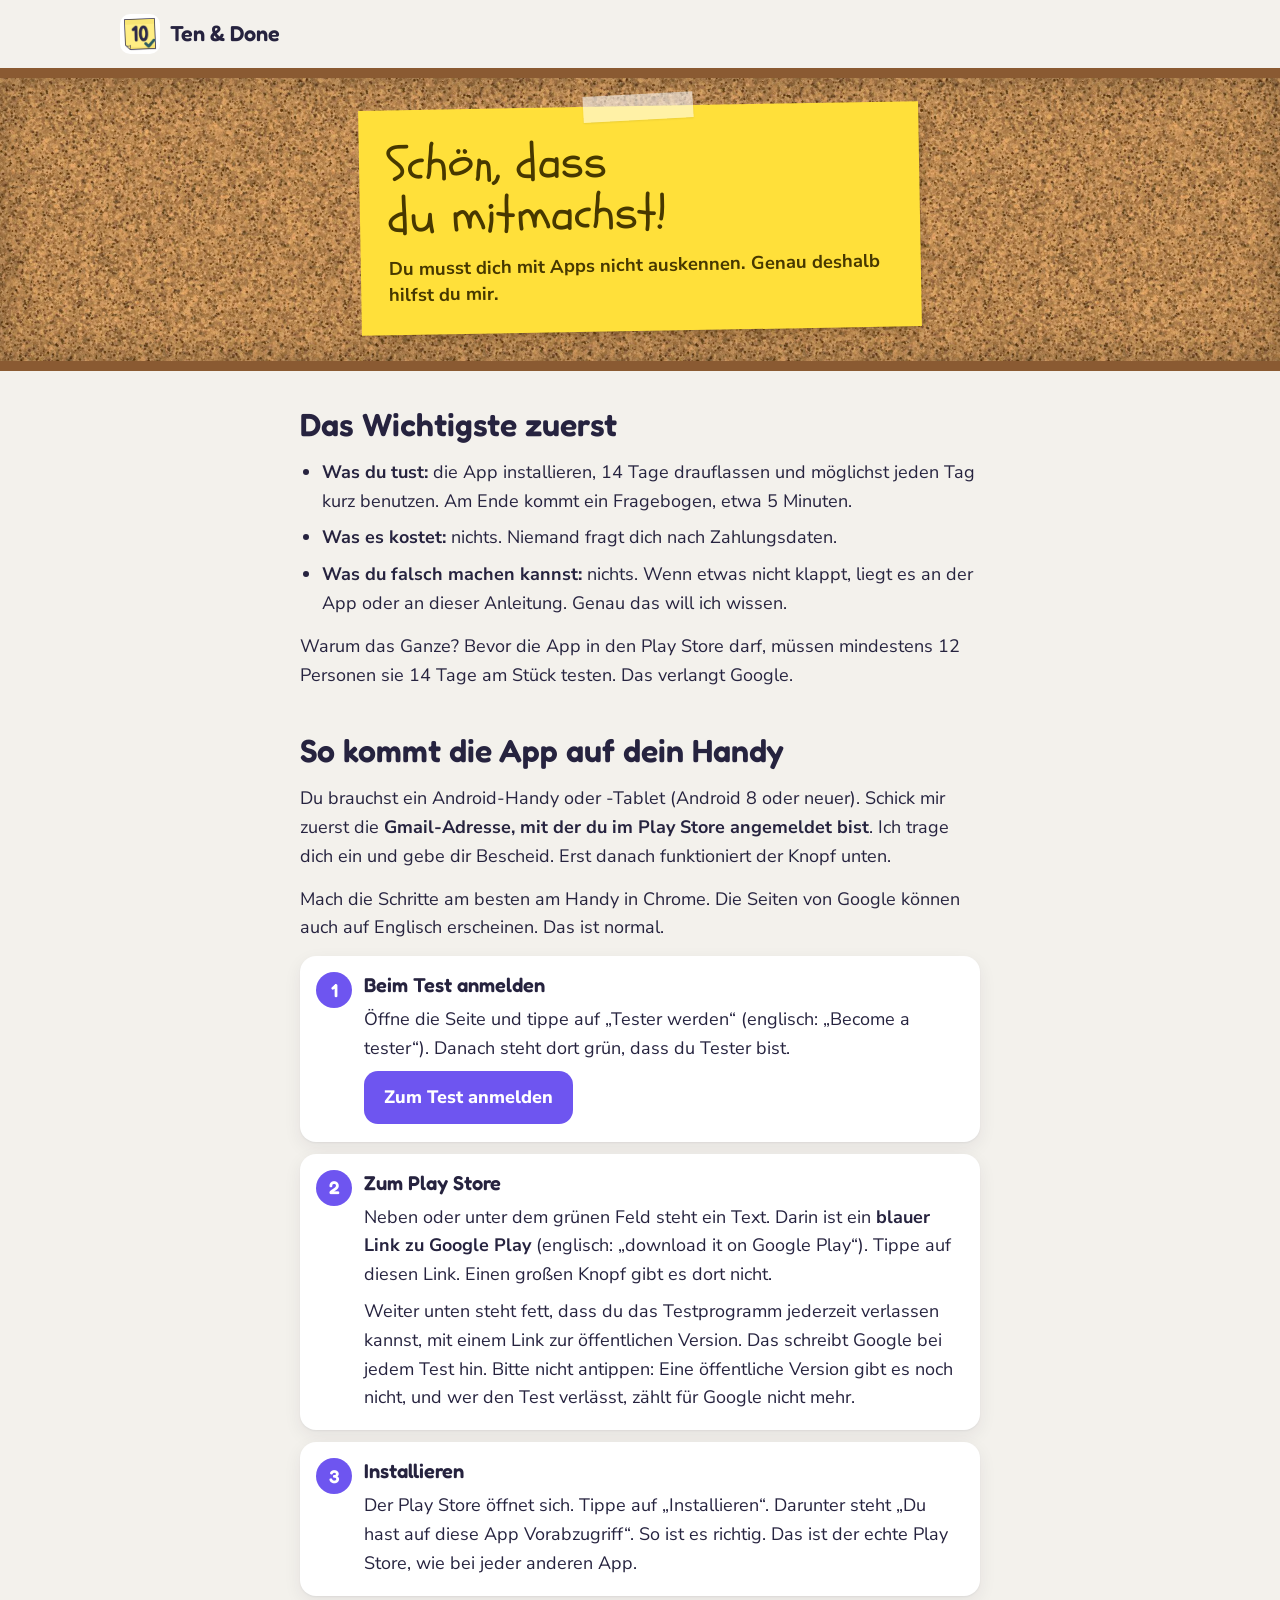
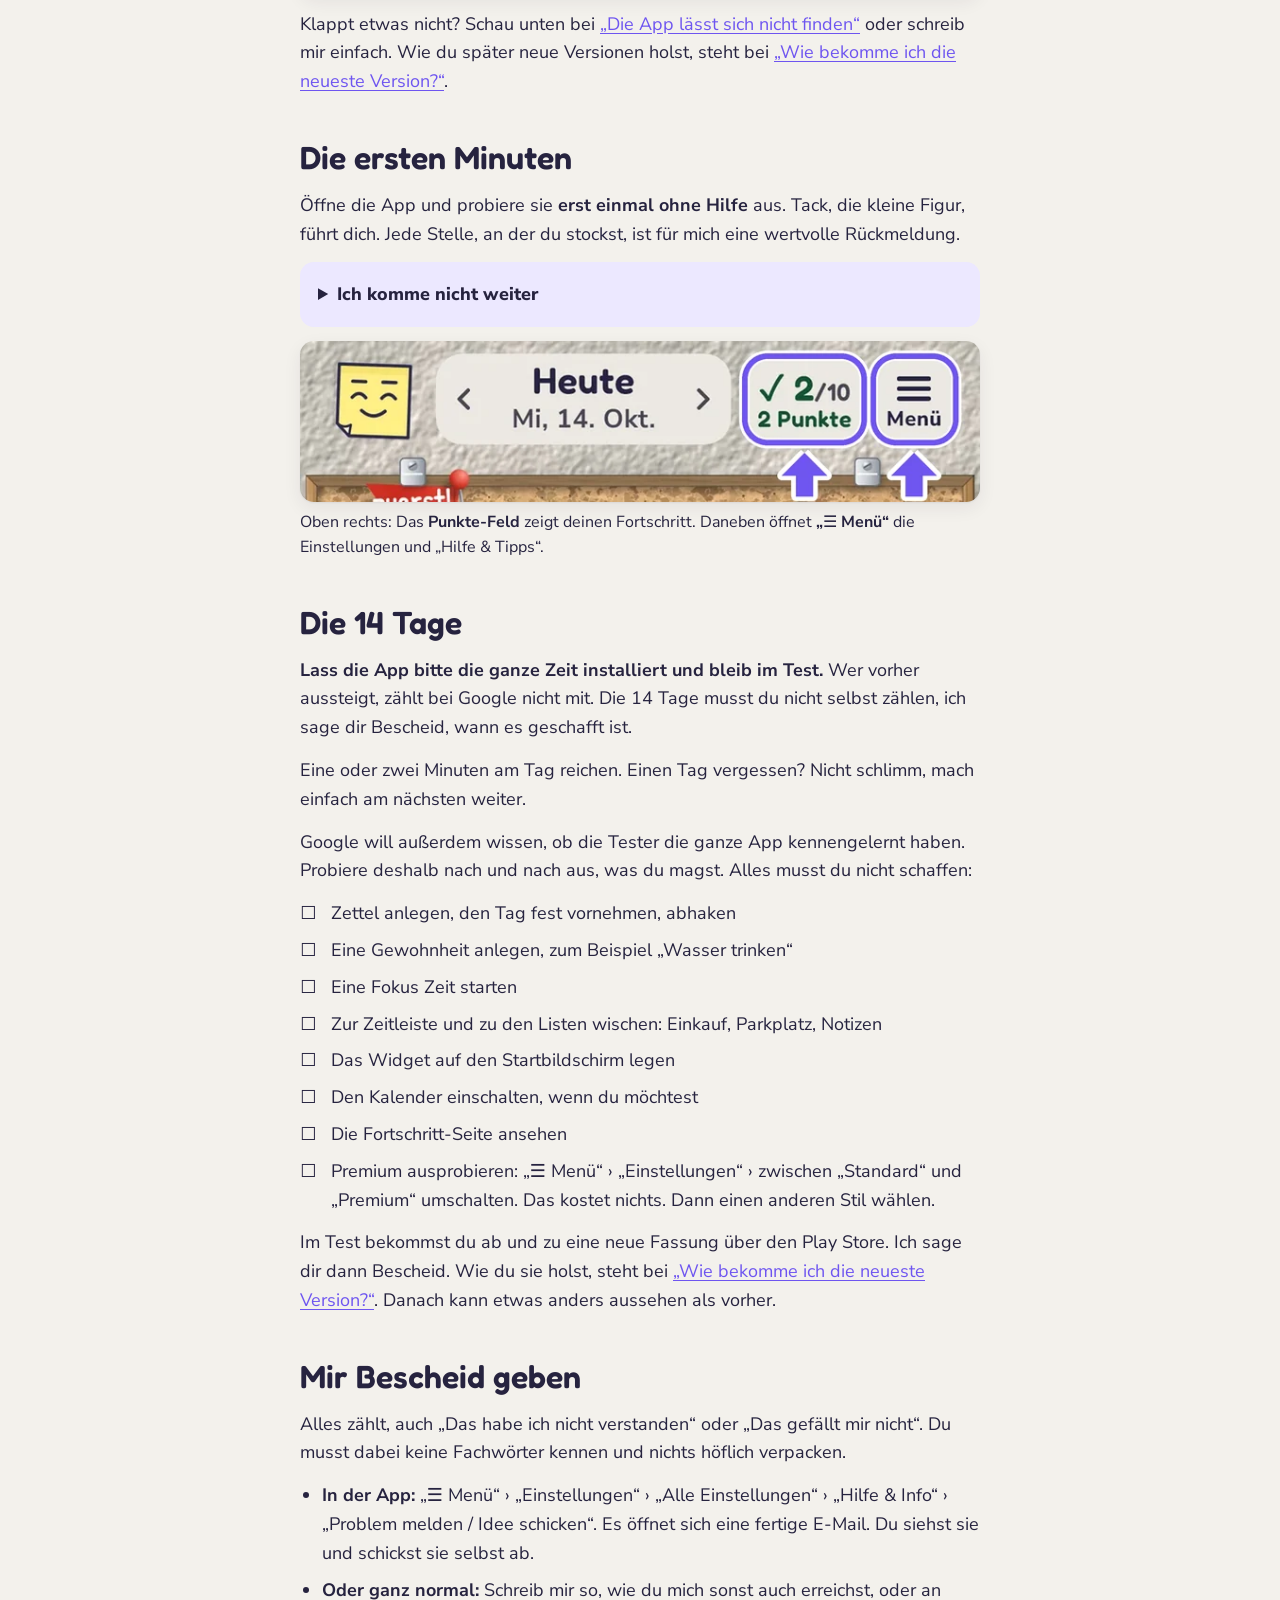
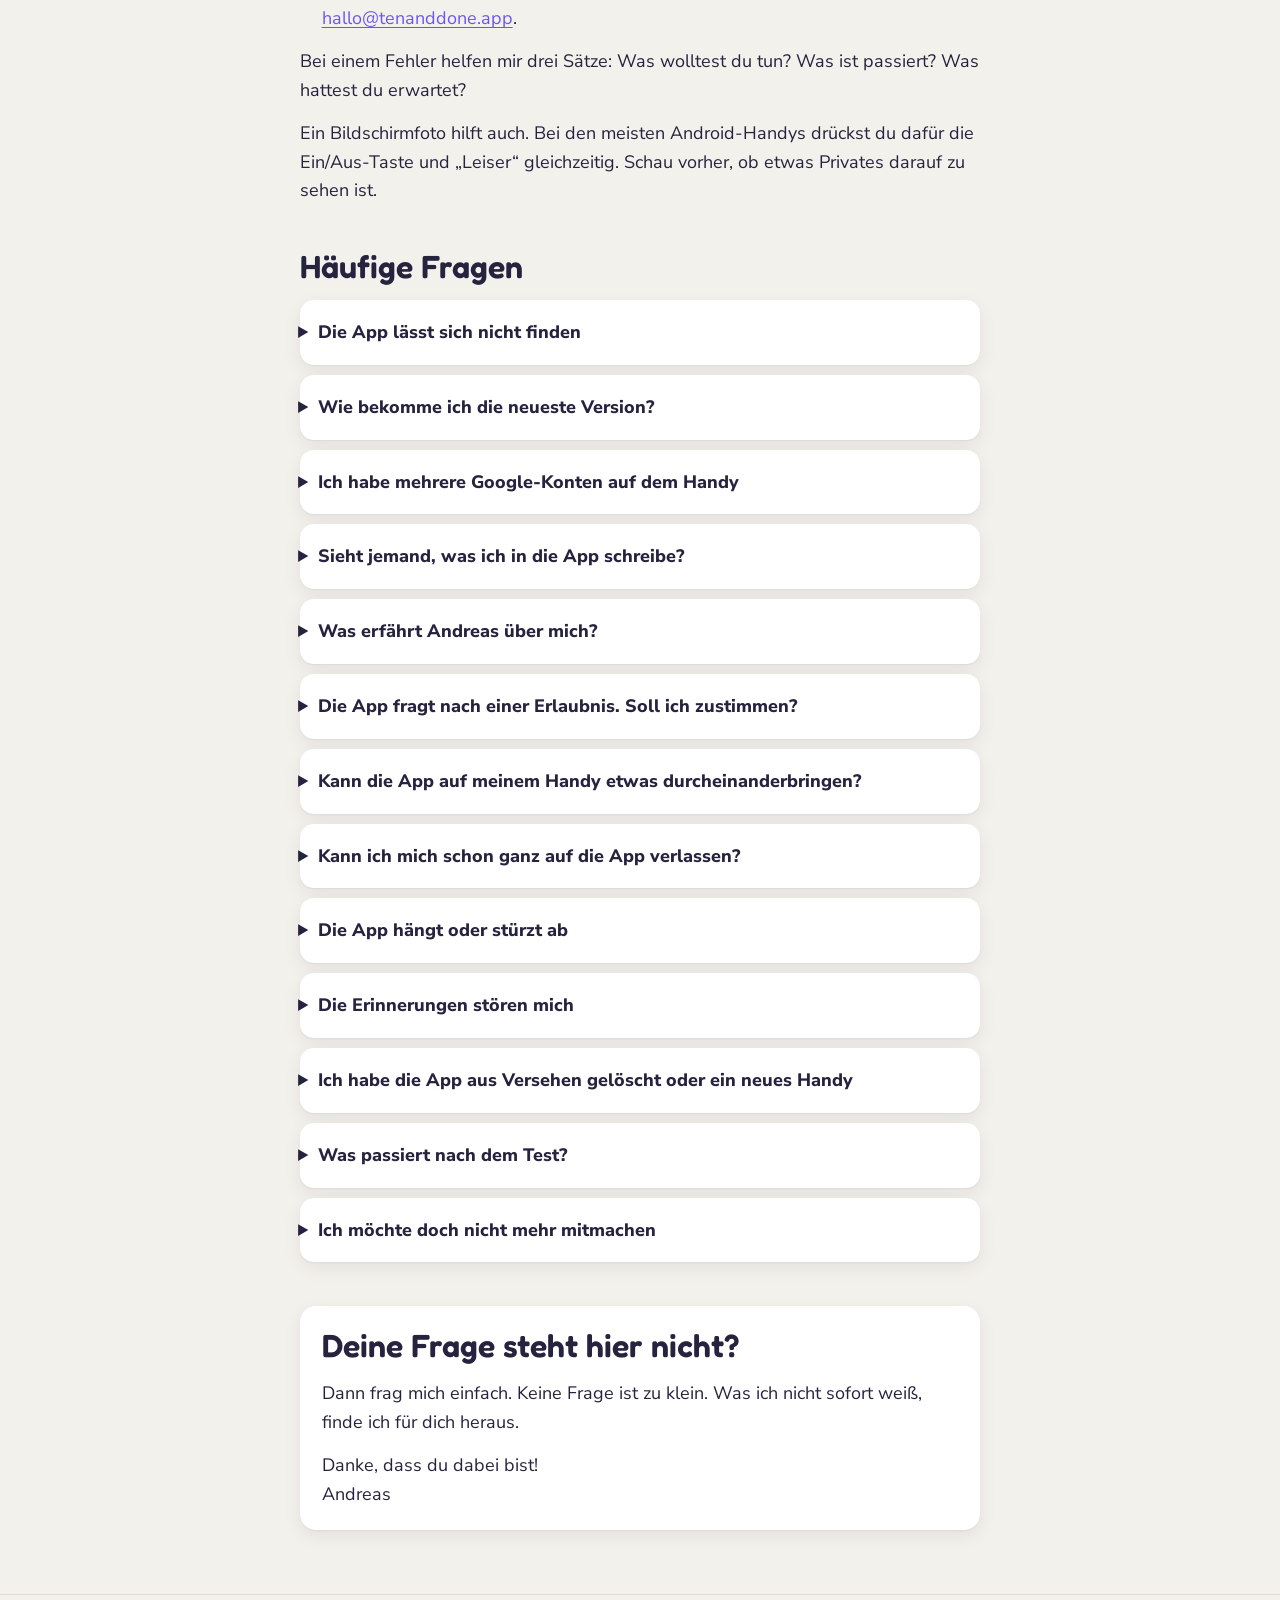
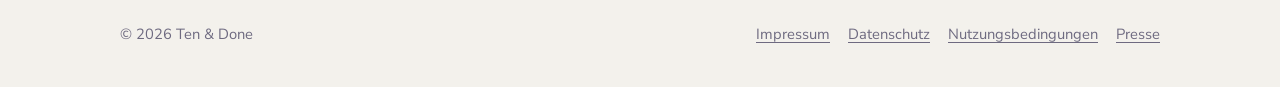
<file: test.html>
<!doctype html>
<html lang="de">
<head>
<meta charset="utf-8">
<meta name="viewport" content="width=device-width, initial-scale=1, viewport-fit=cover">
<meta name="color-scheme" content="light only">
<title>Mitmachen beim Test · Ten &amp; Done</title>
<meta name="description" content="Der Leitfaden für alle, die Ten &amp; Done vor dem Start testen: installieren, ausprobieren, Bescheid geben.">
<meta name="robots" content="noindex">
<meta property="og:title" content="Mitmachen beim Test von Ten &amp; Done">
<meta property="og:description" content="Du musst dich nicht auskennen. So läuft der Test, Schritt für Schritt.">
<meta property="og:image" content="https://tenanddone.app/img/og.jpg">
<link rel="icon" type="image/png" href="img/favicon.png">
<link rel="preload" href="fonts/Schoolbell-Regular.ttf" as="font" type="font/ttf" crossorigin>
<link rel="stylesheet" href="style.css">
</head>
<body>
<header class="wrap top">
  <a class="brand" href="index.html"><img src="img/logo.png" alt="" width="40" height="40">Ten &amp; Done</a>
</header>

<section class="board guide-band">
  <div class="wrap guide-hero">
    <div class="note">
      <h1>Schön, dass du mitmachst!</h1>
      <p class="lead">Du musst dich mit Apps nicht auskennen. Genau deshalb hilfst du mir.</p>
    </div>
  </div>
</section>

<main class="wrap guide">

  <section>
    <h2>Das Wichtigste zuerst</h2>
    <ul class="guide-facts">
      <li><strong>Was du tust:</strong> die App installieren, 14 Tage drauflassen und möglichst jeden Tag kurz benutzen. Am Ende kommt ein Fragebogen, etwa 5 Minuten.</li>
      <li><strong>Was es kostet:</strong> nichts. Niemand fragt dich nach Zahlungsdaten.</li>
      <li><strong>Was du falsch machen kannst:</strong> nichts. Wenn etwas nicht klappt, liegt es an der App oder an dieser Anleitung. Genau das will ich wissen.</li>
    </ul>
    <p>Warum das Ganze? Bevor die App in den Play Store darf, müssen mindestens 12 Personen sie 14 Tage am Stück testen. Das verlangt Google.</p>
  </section>

  <section id="installieren">
    <h2>So kommt die App auf dein Handy</h2>
    <p>Du brauchst ein Android-Handy oder -Tablet (Android 8 oder neuer). Schick mir zuerst die <strong>Gmail-Adresse, mit der du im Play Store angemeldet bist</strong>. Ich trage dich ein und gebe dir Bescheid. Erst danach funktioniert der Knopf unten.</p>
    <p>Mach die Schritte am besten am Handy in Chrome. Die Seiten von Google können auch auf Englisch erscheinen. Das ist normal.</p>
    <ol class="guide-steps">
      <li>
        <h3>Beim Test anmelden</h3>
        <p>Öffne die Seite und tippe auf „Tester werden“ (englisch: „Become a tester“). Danach steht dort grün, dass du Tester bist.</p>
        <a class="btn" href="https://play.google.com/apps/testing/de.expansionssupport.just_ten">Zum Test anmelden</a>
      </li>
      <li>
        <h3>Zum Play Store</h3>
        <p>Neben oder unter dem grünen Feld steht ein Text. Darin ist ein <strong>blauer Link zu Google Play</strong> (englisch: „download it on Google Play“). Tippe auf diesen Link. Einen großen Knopf gibt es dort nicht.</p>
        <p>Weiter unten steht fett, dass du das Testprogramm jederzeit verlassen kannst, mit einem Link zur öffentlichen Version. Das schreibt Google bei jedem Test hin. Bitte nicht antippen: Eine öffentliche Version gibt es noch nicht, und wer den Test verlässt, zählt für Google nicht mehr.</p>
      </li>
      <li>
        <h3>Installieren</h3>
        <p>Der Play Store öffnet sich. Tippe auf „Installieren“. Darunter steht „Du hast auf diese App Vorabzugriff“. So ist es richtig. Das ist der echte Play Store, wie bei jeder anderen App.</p>
      </li>
    </ol>
    <p>Klappt etwas nicht? Schau unten bei <a href="#hilfe">„Die App lässt sich nicht finden“</a> oder schreib mir einfach. Wie du später neue Versionen holst, steht bei <a href="#update">„Wie bekomme ich die neueste Version?“</a>.</p>
  </section>

  <section>
    <h2>Die ersten Minuten</h2>
    <p>Öffne die App und probiere sie <strong>erst einmal ohne Hilfe</strong> aus. Tack, die kleine Figur, führt dich. Jede Stelle, an der du stockst, ist für mich eine wertvolle Rückmeldung.</p>
    <details class="guide-more">
      <summary>Ich komme nicht weiter</summary>
      <ol>
        <li><strong>Zettel schreiben:</strong> Schreib unten in das Feld, was du heute tun willst, oder sprich es über das Mikrofon. Kleine Dinge zählen auch, zum Beispiel „Ein Glas Wasser“. Keine Idee? Tippe auf die 💡.</li>
        <li><strong>Den Tag fest vornehmen:</strong> Wenn alle 10 Plätze belegt sind, tippe oben auf „Top-Thema wählen &amp; committen“. Such das Wichtigste aus und halte den Finger darauf.</li>
        <li><strong>Abhaken:</strong> Tippe unten rechts in die Ecke eines Zettels. Tippst du woanders auf den Zettel, öffnet er sich.</li>
        <li><strong>Geht heute nicht?</strong> Öffne den Zettel und wähle „Heute nicht“. Das ist völlig in Ordnung.</li>
      </ol>
      <p>Tack erklärt das auch noch einmal auf dem Brett: „☰ Menü“ oben rechts › „Hilfe &amp; Tipps“ › ganz unten „Einführung noch einmal ansehen“.</p>
    </details>
    <figure class="guide-shot">
      <img src="img/test_punkte.webp" alt="Kopfzeile der App. Rahmen und Pfeile zeigen oben rechts auf das Punkte-Feld mit „✓ 2/10“ und „2 Punkte“ und daneben auf den Knopf „☰ Menü“." width="720" height="170">
      <figcaption>Oben rechts: Das <strong>Punkte-Feld</strong> zeigt deinen Fortschritt. Daneben öffnet <strong>„☰ Menü“</strong> die Einstellungen und „Hilfe &amp; Tipps“.</figcaption>
    </figure>
  </section>

  <section>
    <h2>Die 14 Tage</h2>
    <p><strong>Lass die App bitte die ganze Zeit installiert und bleib im Test.</strong> Wer vorher aussteigt, zählt bei Google nicht mit. Die 14 Tage musst du nicht selbst zählen, ich sage dir Bescheid, wann es geschafft ist.</p>
    <p>Eine oder zwei Minuten am Tag reichen. Einen Tag vergessen? Nicht schlimm, mach einfach am nächsten weiter.</p>
    <p>Google will außerdem wissen, ob die Tester die ganze App kennengelernt haben. Probiere deshalb nach und nach aus, was du magst. Alles musst du nicht schaffen:</p>
    <ul class="guide-check">
      <li>Zettel anlegen, den Tag fest vornehmen, abhaken</li>
      <li>Eine Gewohnheit anlegen, zum Beispiel „Wasser trinken“</li>
      <li>Eine Fokus Zeit starten</li>
      <li>Zur Zeitleiste und zu den Listen wischen: Einkauf, Parkplatz, Notizen</li>
      <li>Das Widget auf den Startbildschirm legen</li>
      <li>Den Kalender einschalten, wenn du möchtest</li>
      <li>Die Fortschritt-Seite ansehen</li>
      <li>Premium ausprobieren: „☰ Menü“ › „Einstellungen“ › zwischen „Standard“ und „Premium“ umschalten. Das kostet nichts. Dann einen anderen Stil wählen.</li>
    </ul>
    <p>Im Test bekommst du ab und zu eine neue Fassung über den Play Store. Ich sage dir dann Bescheid. Wie du sie holst, steht bei <a href="#update">„Wie bekomme ich die neueste Version?“</a>. Danach kann etwas anders aussehen als vorher.</p>
  </section>

  <section>
    <h2>Mir Bescheid geben</h2>
    <p>Alles zählt, auch „Das habe ich nicht verstanden“ oder „Das gefällt mir nicht“. Du musst dabei keine Fachwörter kennen und nichts höflich verpacken.</p>
    <ul class="guide-facts">
      <li><strong>In der App:</strong> „☰ Menü“ › „Einstellungen“ › „Alle Einstellungen“ › „Hilfe &amp; Info“ › „Problem melden / Idee schicken“. Es öffnet sich eine fertige E-Mail. Du siehst sie und schickst sie selbst ab.</li>
      <li><strong>Oder ganz normal:</strong> Schreib mir so, wie du mich sonst auch erreichst, oder an <a href="mailto:hallo@tenanddone.app">hallo@tenanddone.app</a>.</li>
    </ul>
    <p>Bei einem Fehler helfen mir drei Sätze: Was wolltest du tun? Was ist passiert? Was hattest du erwartet?</p>
    <p>Ein Bildschirmfoto hilft auch. Bei den meisten Android-Handys drückst du dafür die Ein/Aus-Taste und „Leiser“ gleichzeitig. Schau vorher, ob etwas Privates darauf zu sehen ist.</p>
  </section>

  <section>
    <h2>Häufige Fragen</h2>
    <div class="faq guide-faq">

      <details id="hilfe">
        <summary>Die App lässt sich nicht finden</summary>
        <div>
          <p>Das liegt meist an einem von diesen Punkten:</p>
          <ul>
            <li><strong>Noch nicht eingetragen:</strong> Der Link funktioniert erst, wenn ich dich eingetragen habe. Hast du von mir noch nichts gehört, frag kurz nach.</li>
            <li><strong>Etwas warten:</strong> Nach der Anmeldung kann es eine Weile dauern. Versuch es später noch einmal.</li>
            <li><strong>Falsches Konto:</strong> Siehe die nächste Frage.</li>
            <li><strong>Nicht über die Suche:</strong> Die Suche im Play Store findet die App während des Tests nicht. Nimm den <a href="https://play.google.com/store/apps/details?id=de.expansionssupport.just_ten">direkten Link zur App</a>.</li>
            <li><strong>Direkt im Play Store nachsehen:</strong> Öffne den Reiter „Für mich“ und suche unter „Apps in Entwicklung“.</li>
          </ul>
          <p>Hilft das nicht, schick mir ein Bildschirmfoto. Das kriegen wir hin.</p>
        </div>
      </details>

      <details id="update">
        <summary>Wie bekomme ich die neueste Version?</summary>
        <div>
          <p>Wenn es eine neue Version gibt, sage ich dir Bescheid. Von selbst kommt sie nicht immer. Der Play Store aktualisiert oft nur im WLAN oder beim Laden, manchmal erst nach ein bis zwei Tagen. Hast du automatische Updates ausgeschaltet, kommt sie gar nicht von selbst.</p>
          <p>Während des Tests findet die Suche im Play Store die App nicht. Tippe deshalb am Handy auf den Knopf unten und im Play Store auf „Aktualisieren“. Am besten merkst du dir diese Seite als Lesezeichen.</p>
          <a class="btn" href="https://play.google.com/store/apps/details?id=de.expansionssupport.just_ten">Ten &amp; Done im Play Store öffnen</a>
          <p>Steht dort nur „Installieren“ oder „nicht verfügbar“, ist im Play Store ein anderes Google-Konto angemeldet. Siehe die nächste Frage.</p>
        </div>
      </details>

      <details>
        <summary>Ich habe mehrere Google-Konten auf dem Handy</summary>
        <div>
          <p>Anmeldung und Play Store müssen das Konto mit der Adresse benutzen, die du mir geschickt hast. Das Konto siehst und wechselst du, wenn du oben rechts auf dein rundes Profilbild tippst, in Chrome und im Play Store. Wechsle dort auf dieses Konto. Öffne dann den Link noch einmal.</p>
        </div>
      </details>

      <details>
        <summary>Sieht jemand, was ich in die App schreibe?</summary>
        <div>
          <p>Nein. Die App hat kein Konto und keinen Server. Deine Zettel bleiben auf deinem Handy, auch ich sehe sie nicht. Es gibt keine Werbung und keine Auswertung deiner Nutzung.</p>
          <p>Zwei Ausnahmen liegen in Googles Hand: Ist die Google-Sicherung deines Handys an, legt Android die Daten der App in deinem eigenen Google-Konto ab. Und beim Diktieren kann Googles Spracherkennung die Aufnahme verarbeiten. Die App speichert nur den erkannten Text.</p>
          <p>Alles Genaue steht in der <a href="datenschutz.html">Datenschutzerklärung</a>.</p>
        </div>
      </details>

      <details>
        <summary>Was erfährt Andreas über mich?</summary>
        <div>
          <p>Ich kenne die Gmail-Adresse, die du mir schickst. Ich trage sie bei Google ein, damit du die Testfassung bekommst. Die anderen Tester sehen sie nicht, und du siehst sie auch nicht. Außerdem lese ich, was du mir selbst schickst.</p>
          <p>Die Mail aus „Problem melden“ enthält App-Version, Handy-Modell und Android-Version. Hatte die App einen Fehler, kommen die Fehlermeldung und die betroffene Stelle im Programm dazu. Inhalte deiner Zettel gehören nicht dazu. Du siehst die Mail vor dem Absenden und kannst den Anhang löschen.</p>
          <p>Auf der Google-Seite zum Test steht, dass Daten über deine Nutzung an mich gehen. Das ist ein Standardsatz von Google für alle Tests. Konkret sehe ich: Stürzt die App ab oder hängt sie, zeigt mir Google die Stelle im Programm mit Handy-Modell, Android-Version und App-Version, ohne deinen Namen. Dazu Zahlen, z. B. wie viele Tester installiert haben und mit welchen Handys. Und was du im Play Store selbst als Feedback schreibst. Was du in der App einträgst, sehe ich nicht.</p>
        </div>
      </details>

      <details>
        <summary>Die App fragt nach einer Erlaubnis. Soll ich zustimmen?</summary>
        <div>
          <p>Das entscheidest du. Sagst du Nein, fehlt nur diese eine Funktion:</p>
          <ul>
            <li><strong>Mitteilungen:</strong> für Erinnerungen</li>
            <li><strong>Kalender:</strong> damit deine Termine als Zettel erscheinen</li>
            <li><strong>Mikrofon:</strong> nur zum Diktieren</li>
            <li><strong>„Nicht stören“:</strong> nur während einer Fokus Zeit</li>
          </ul>
        </div>
      </details>

      <details>
        <summary>Kann die App auf meinem Handy etwas durcheinanderbringen?</summary>
        <div>
          <p>Drei Dinge wirken über die App hinaus, und alle nur, wenn du sie selbst nutzt:</p>
          <ul>
            <li><strong>Kalender:</strong> Termine und Geburtstage, die du in der App anlegst, stehen auch in deinem Kalender. Andere Termine ändert sie nicht.</li>
            <li><strong>Gäste:</strong> Lädst du jemanden zu einem Termin ein, bekommt die Person wirklich eine Einladung. Probiere das am besten nur mit Menschen aus, die davon wissen.</li>
            <li><strong>Fokus Zeit:</strong> Währenddessen ist „Nicht stören“ an, Anrufe und Nachrichten bleiben still. Wecker klingeln. Danach stellt die App den vorherigen Zustand wieder her. Starte sie also nicht, wenn du auf einen wichtigen Anruf wartest.</li>
          </ul>
        </div>
      </details>

      <details>
        <summary>Kann ich mich schon ganz auf die App verlassen?</summary>
        <div>
          <p>Noch nicht. Es ist eine Testfassung. Behalte wichtige Termine und Aufgaben deshalb auch dort, wo sie bisher stehen. Den Wecker der App kannst du gern ausprobieren. Stell an wichtigen Tagen aber zusätzlich deinen gewohnten Wecker.</p>
        </div>
      </details>

      <details>
        <summary>Die App hängt oder stürzt ab</summary>
        <div>
          <p>Schließe sie ganz und öffne sie neu. Beim nächsten Start fragt Tack, ob du mir Bescheid geben magst. Das hilft mir sehr. Mit ein paar Worten dazu, was du gerade gemacht hast, finde ich den Fehler leichter.</p>
        </div>
      </details>

      <details>
        <summary>Die Erinnerungen stören mich</summary>
        <div>
          <p>Du stellst sie unter „☰ Menü“ › „Einstellungen“ › „Erinnerungen“ ein.</p>
        </div>
      </details>

      <details>
        <summary>Ich habe die App aus Versehen gelöscht oder ein neues Handy</summary>
        <div>
          <p>Kein Problem. Öffne den Test-Link von oben und installiere sie wieder, mit demselben Google-Konto. Sag mir kurz Bescheid. Deine Einträge können dabei weg sein.</p>
        </div>
      </details>

      <details>
        <summary>Was passiert nach dem Test?</summary>
        <div>
          <p>Ich sage dir Bescheid, wenn die 14 Tage geschafft sind. Danach darfst du die App behalten oder löschen. Den Schalter für Premium zum Ausprobieren gibt es nur in der Testfassung.</p>
        </div>
      </details>

      <details>
        <summary>Ich möchte doch nicht mehr mitmachen</summary>
        <div>
          <p>Das ist in Ordnung. Sag mir bitte kurz Bescheid, damit ich rechtzeitig jemand anderen fragen kann. Dann öffne den Test-Link von oben und tippe dort auf den Knopf zum Verlassen (englisch „Leave the program“). Danach lösche die App. Mit dem Löschen der App sind auch deine Einträge auf dem Handy weg.</p>
        </div>
      </details>

    </div>
  </section>

  <section class="guide-end">
    <h2>Deine Frage steht hier nicht?</h2>
    <p>Dann frag mich einfach. Keine Frage ist zu klein. Was ich nicht sofort weiß, finde ich für dich heraus.</p>
    <p>Danke, dass du dabei bist!<br>Andreas</p>
  </section>

</main>

<footer>
  <div class="wrap">
    <span>© 2026 Ten &amp; Done</span>
    <nav aria-label="Rechtliches"><a href="impressum.html">Impressum</a><a href="datenschutz.html">Datenschutz</a><a href="nutzungsbedingungen.html">Nutzungsbedingungen</a><a href="presse.html">Presse</a></nav>
  </div>
</footer>
<script src="/z.js" defer></script>
</body>
</html>
</file>
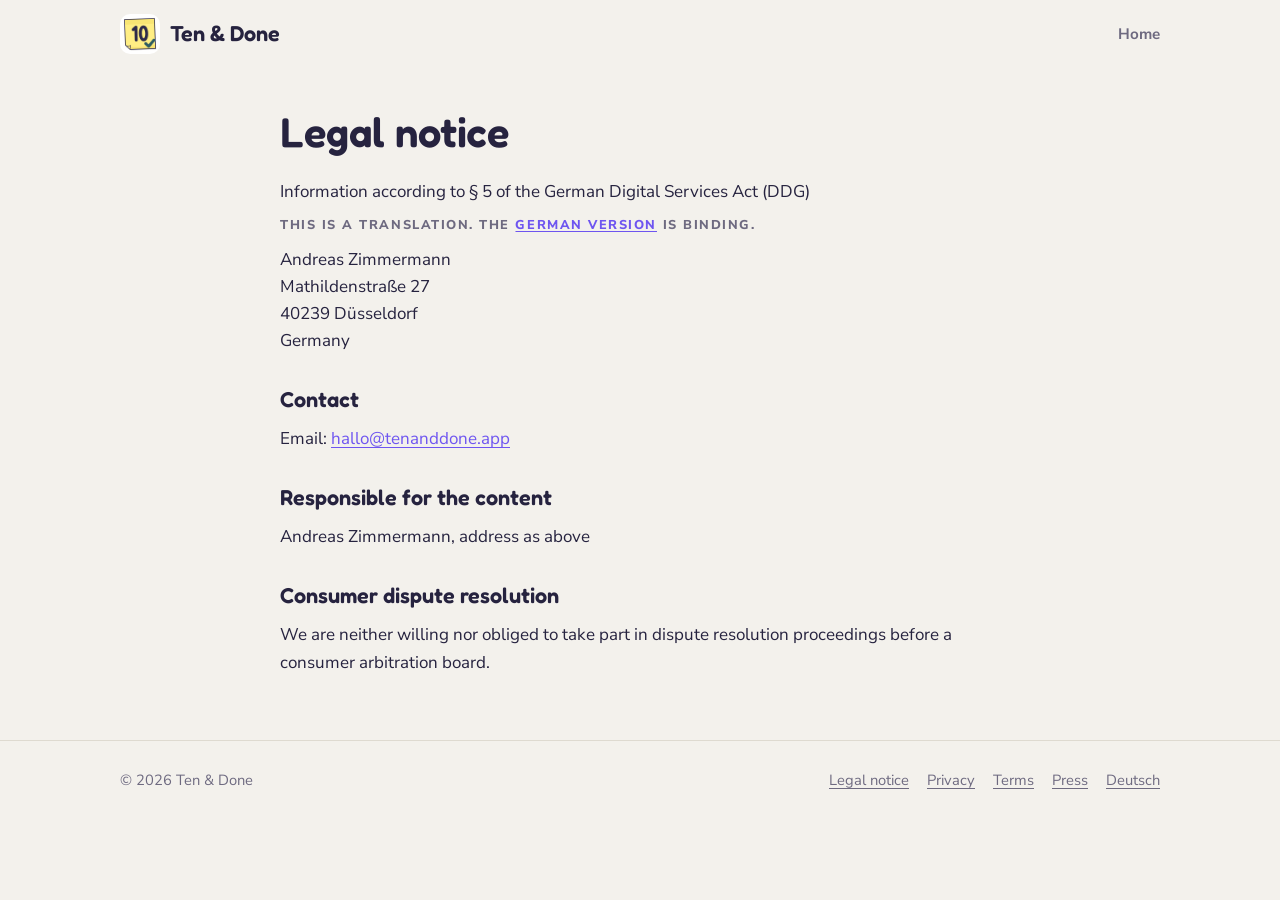
<file: en/legal.html>
<!doctype html>
<html lang="en">
<head>
<meta charset="utf-8">
<meta name="viewport" content="width=device-width, initial-scale=1, viewport-fit=cover">
<meta name="color-scheme" content="light only">
<title>Legal notice · Ten &amp; Done</title>
<meta name="robots" content="noindex">
<link rel="alternate" hreflang="de" href="https://tenanddone.app/impressum.html">
<link rel="icon" type="image/png" href="../img/favicon.png">
<link rel="stylesheet" href="../style.css">
</head>
<body>
<header class="wrap top">
  <a class="brand" href="index.html"><img src="../img/logo.png" alt="" width="40" height="40">Ten &amp; Done</a>
  <nav aria-label="Pages"><a href="index.html">Home</a></nav>
</header>
<main class="wrap legal">
<h1>Legal notice</h1>
<p>Information according to § 5 of the German Digital Services Act (DDG)</p>
<p class="eyebrow">This is a translation. The <a href="../impressum.html" hreflang="de">German version</a> is binding.</p>
<p>Andreas Zimmermann<br>Mathildenstraße 27<br>40239 Düsseldorf<br>Germany</p>
<h2>Contact</h2>
<p>Email: <a href="mailto:hallo@tenanddone.app">hallo@tenanddone.app</a></p>
<h2>Responsible for the content</h2>
<p>Andreas Zimmermann, address as above</p>
<h2>Consumer dispute resolution</h2>
<p>We are neither willing nor obliged to take part in dispute resolution proceedings before a consumer arbitration board.</p>
</main>
<footer>
  <div class="wrap">
    <span>© 2026 Ten &amp; Done</span>
    <nav aria-label="Legal"><a href="legal.html">Legal notice</a><a href="privacy.html">Privacy</a><a href="terms.html">Terms</a><a href="press.html">Press</a><a href="../impressum.html" hreflang="de" lang="de">Deutsch</a></nav>
  </div>
</footer>
<script src="/z.js" defer></script>
</body>
</html>
</file>
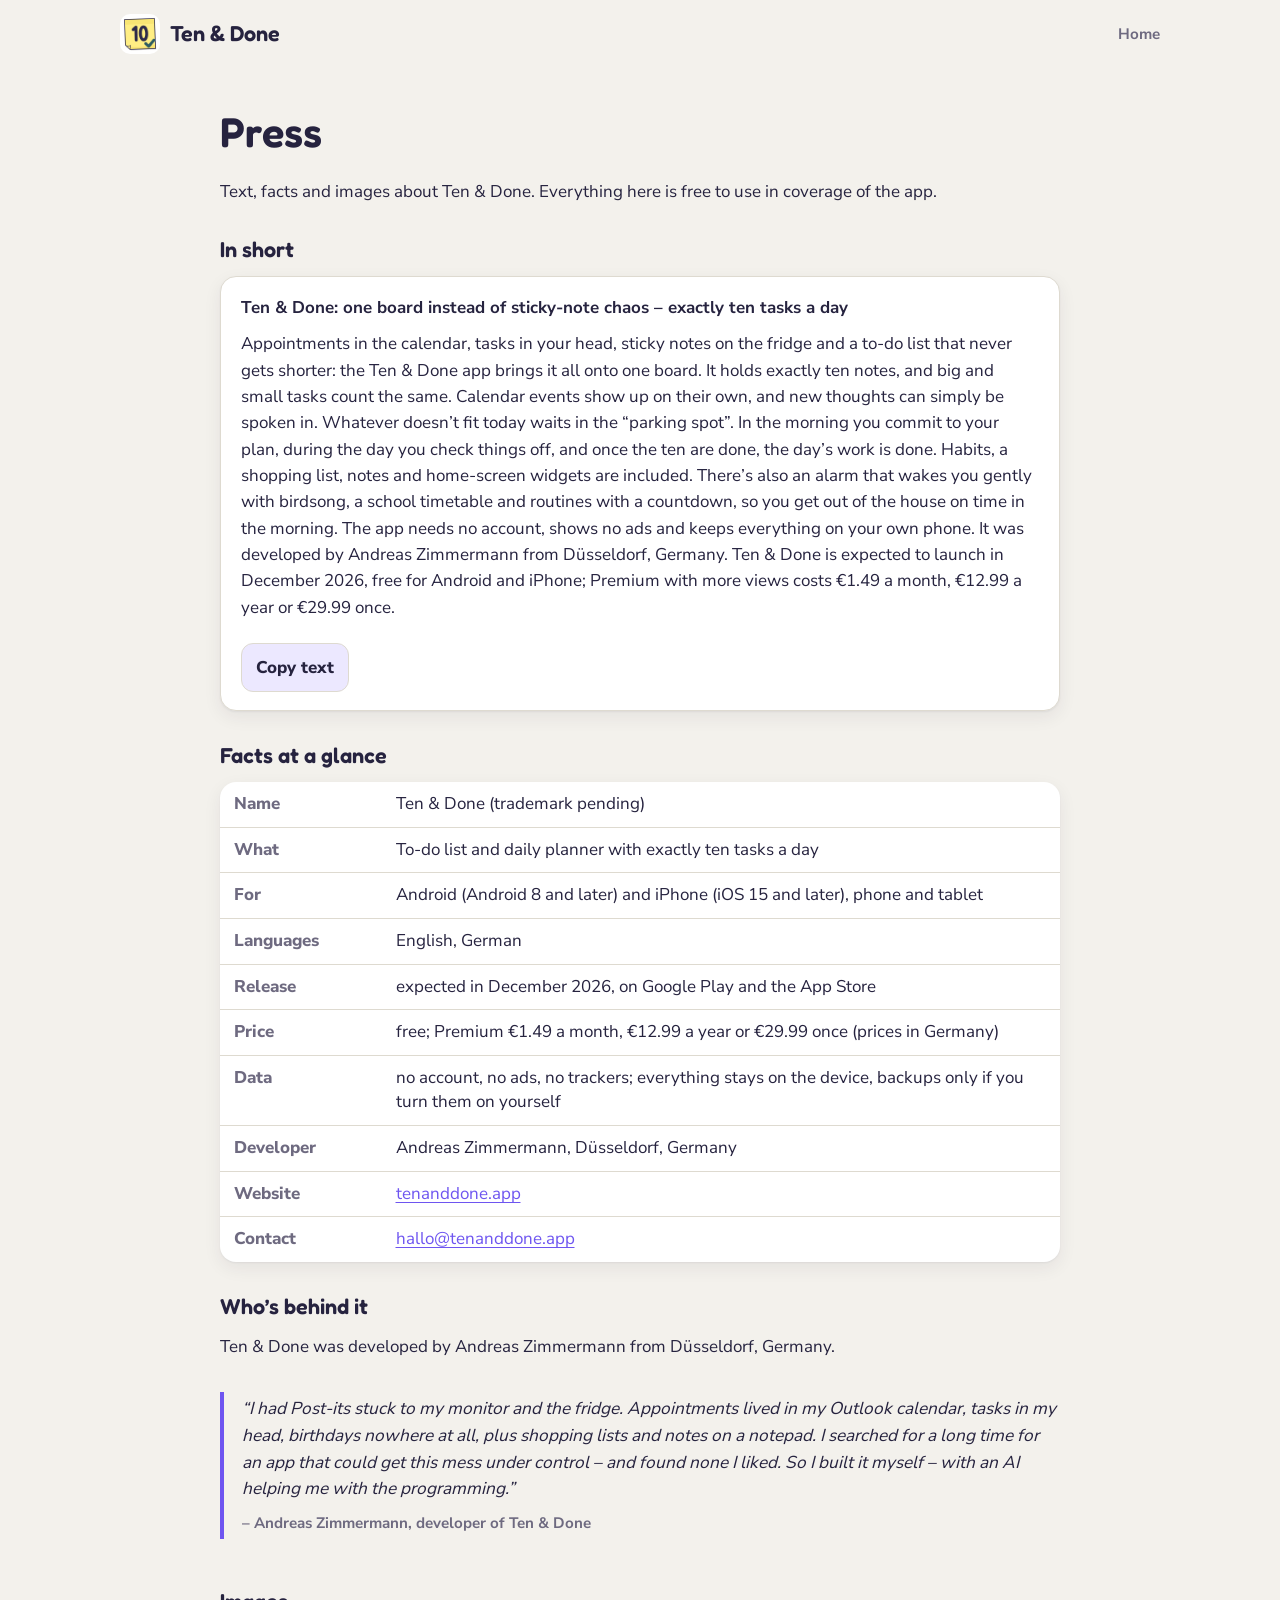
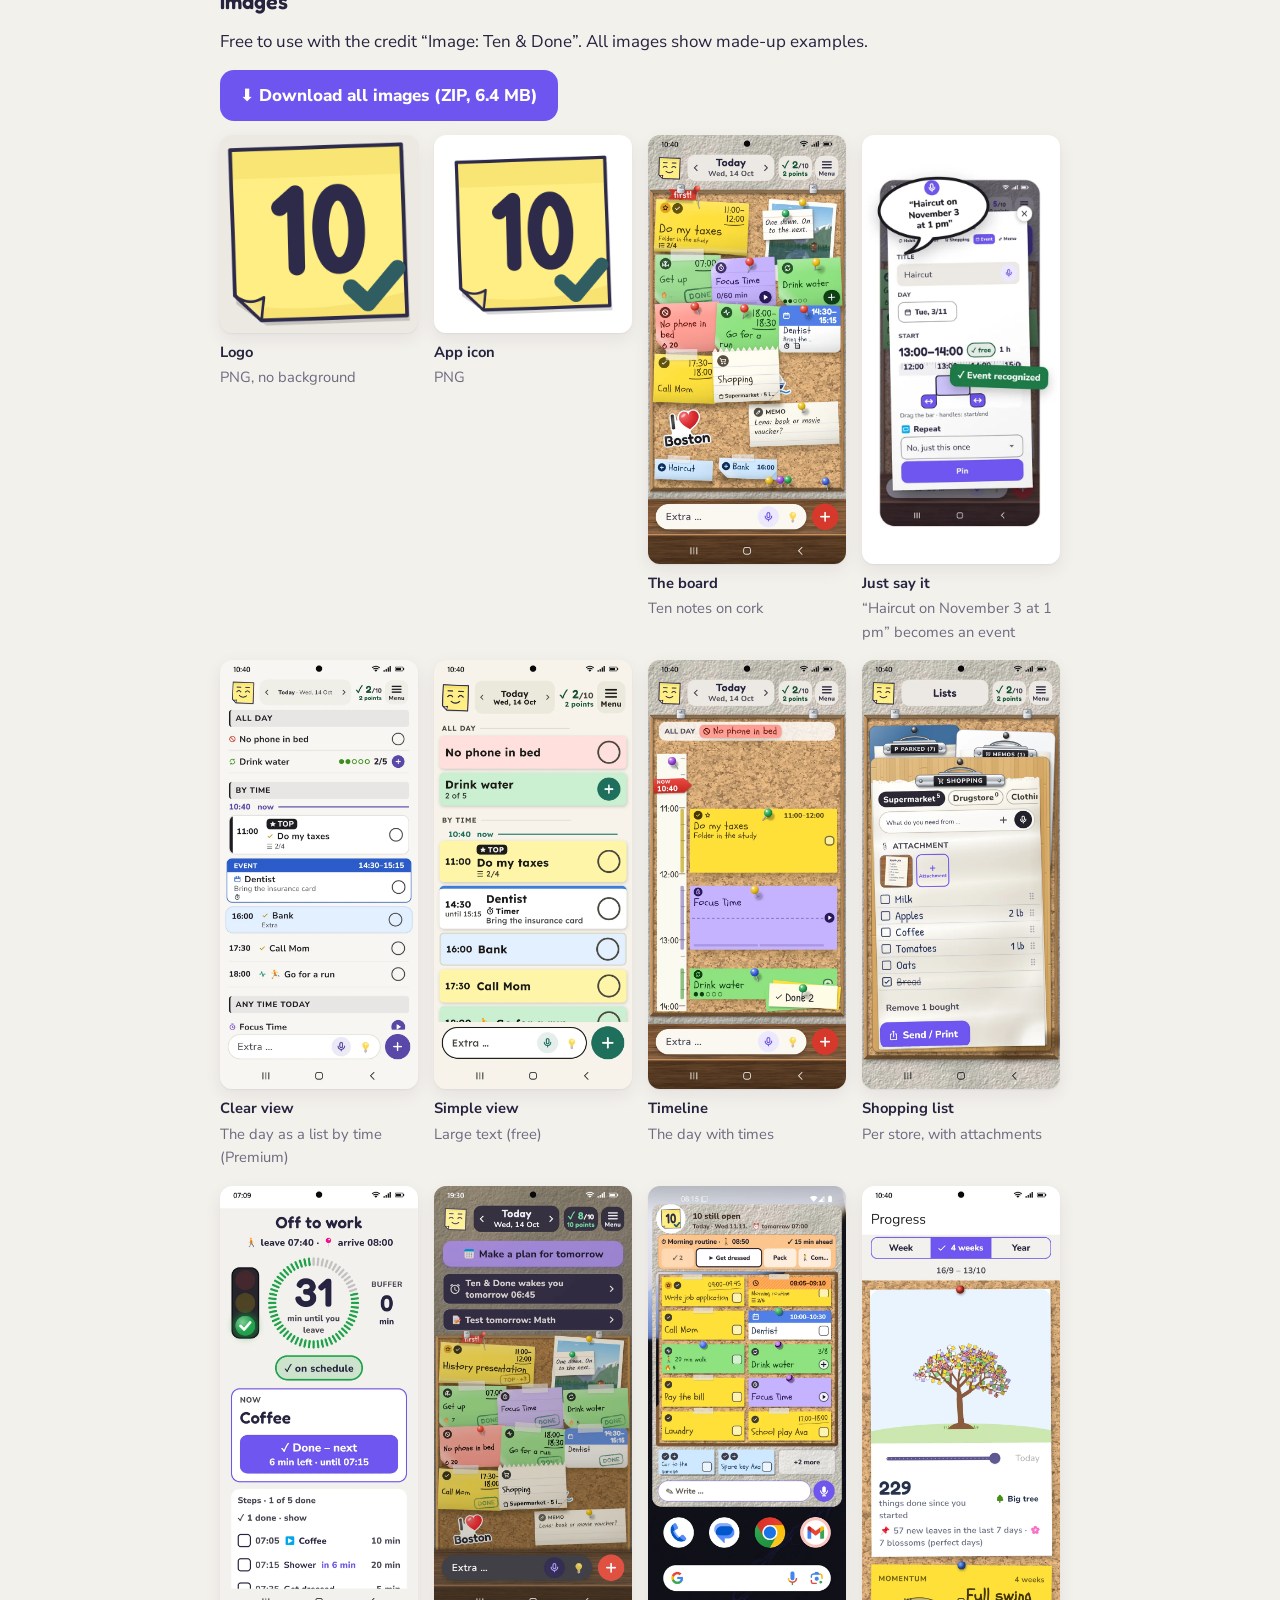
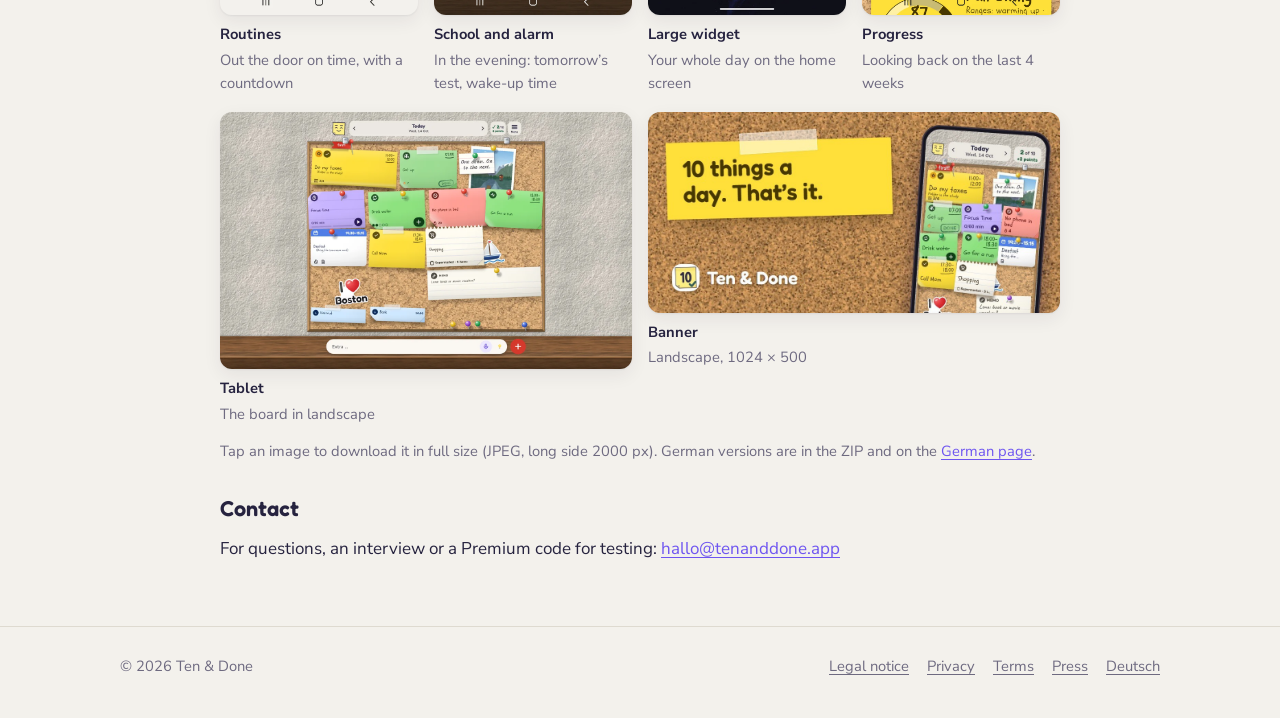
<file: en/press.html>
<!doctype html>
<html lang="en">
<head>
<meta charset="utf-8">
<meta name="viewport" content="width=device-width, initial-scale=1, viewport-fit=cover">
<meta name="color-scheme" content="light only">
<title>Press · Ten &amp; Done</title>
<meta name="description" content="Ten &amp; Done press kit: short text, facts and images free to use. The to-do app with exactly ten tasks a day, made in Düsseldorf, Germany.">
<link rel="canonical" href="https://tenanddone.app/en/press.html">
<link rel="alternate" hreflang="de" href="https://tenanddone.app/presse.html">
<link rel="alternate" hreflang="en" href="https://tenanddone.app/en/press.html">
<meta property="og:type" content="website">
<meta property="og:site_name" content="Ten &amp; Done">
<meta property="og:url" content="https://tenanddone.app/en/press.html">
<meta property="og:title" content="Ten &amp; Done – Press">
<meta property="og:description" content="Short text, facts and images, free to use.">
<meta property="og:image" content="https://tenanddone.app/img/og_en.jpg">
<link rel="icon" type="image/png" href="../img/favicon.png">
<link rel="stylesheet" href="../style.css">
</head>
<body>
<header class="wrap top">
  <a class="brand" href="index.html"><img src="../img/logo.png" alt="" width="40" height="40">Ten &amp; Done</a>
  <nav aria-label="Pages"><a href="index.html">Home</a></nav>
</header>
<main class="wrap legal press">
<h1>Press</h1>
<p>Text, facts and images about Ten &amp; Done. Everything here is free to use in coverage of the app.</p>

<h2>In short</h2>
<div class="press-text">
  <div id="kurztext">
    <p><b>Ten &amp; Done: one board instead of sticky-note chaos – exactly ten tasks a day</b></p>
    <p>Appointments in the calendar, tasks in your head, sticky notes on the fridge and a to-do list that never gets shorter: the Ten &amp; Done app brings it all onto one board. It holds exactly ten notes, and big and small tasks count the same. Calendar events show up on their own, and new thoughts can simply be spoken in. Whatever doesn’t fit today waits in the “parking spot”. In the morning you commit to your plan, during the day you check things off, and once the ten are done, the day’s work is done. Habits, a shopping list, notes and home-screen widgets are included. There’s also an alarm that wakes you gently with birdsong, a school timetable and routines with a countdown, so you get out of the house on time in the morning. The app needs no account, shows no ads and keeps everything on your own phone. It was developed by Andreas Zimmermann from Düsseldorf, Germany. Ten &amp; Done <!-- start -->is expected to launch in December 2026<!-- /start -->, free for Android and iPhone; Premium with more views costs €1.49 a month, €12.99 a year or €29.99 once.</p>
  </div>
  <button class="btn copy" type="button" data-copy="kurztext" data-done="✓ Copied">Copy text</button>
</div>

<h2>Facts at a glance</h2>
<table class="facts">
  <tr><th scope="row">Name</th><td>Ten &amp; Done (trademark pending)</td></tr>
  <tr><th scope="row">What</th><td>To-do list and daily planner with exactly ten tasks a day</td></tr>
  <tr><th scope="row">For</th><td>Android (Android 8 and later) and iPhone (iOS 15 and later), phone and tablet</td></tr>
  <tr><th scope="row">Languages</th><td>English, German</td></tr>
  <tr><th scope="row">Release</th><td><!-- start-fakt -->expected in December 2026, on Google Play and the App Store<!-- /start-fakt --></td></tr>
  <tr><th scope="row">Price</th><td>free; Premium €1.49 a month, €12.99 a year or €29.99 once (prices in Germany)</td></tr>
  <tr><th scope="row">Data</th><td>no account, no ads, no trackers; everything stays on the device, backups only if you turn them on yourself</td></tr>
  <tr><th scope="row">Developer</th><td>Andreas Zimmermann, Düsseldorf, Germany</td></tr>
  <tr><th scope="row">Website</th><td><a href="https://tenanddone.app/en/">tenanddone.app</a></td></tr>
  <tr><th scope="row">Contact</th><td><a href="mailto:hallo@tenanddone.app">hallo@tenanddone.app</a></td></tr>
</table>

<h2>Who’s behind it</h2>
<p>Ten &amp; Done was developed by Andreas Zimmermann from Düsseldorf, Germany.</p>
<!-- zitat: version A from launch/PRESSE.md §7 (Andreas 06.11.). No photo, no phone number on the page. -->
<figure class="press-quote">
  <blockquote><p>“I had Post-its stuck to my monitor and the fridge. Appointments lived in my Outlook calendar, tasks in my head, birthdays nowhere at all, plus shopping lists and notes on a notepad. I searched for a long time for an app that could get this mess under control – and found none I liked. So I built it myself – with an AI helping me with the programming.”</p></blockquote>
  <figcaption>– Andreas Zimmermann, developer of Ten&nbsp;&amp;&nbsp;Done</figcaption>
</figure>

<h2>Images</h2>
<p>Free to use with the credit “Image: Ten &amp; Done”. All images show made-up examples.</p>
<p><a class="btn" href="../presse/tenanddone_presse.zip" download>⬇ Download all images (ZIP, 6.4 MB)</a></p>
<div class="press-grid">
  <figure><a href="../presse/logo.png" download><img src="../presse/logo.png" width="1024" height="1024" loading="lazy" alt="Logo: yellow note with the number 10 and a check mark"></a><figcaption><b>Logo</b><span>PNG, no background</span></figcaption></figure>
  <figure><a href="../presse/app_symbol.png" download><img src="../presse/app_symbol.png" width="1024" height="1024" loading="lazy" alt="App icon on white"></a><figcaption><b>App icon</b><span>PNG</span></figcaption></figure>
  <figure><a href="../presse/brett_en.jpg" download><img src="../img/brett_en.webp" width="720" height="1560" loading="lazy" alt="Cork board with ten colorful notes"></a><figcaption><b>The board</b><span>Ten notes on cork</span></figcaption></figure>
  <figure><a href="../presse/neu_en.jpg" download><img src="../img/presse_neu_en.webp" width="540" height="1170" loading="lazy" alt="Note window after saying “Haircut on November 3 at 1 pm”: kind Event, title “Haircut”, Tuesday November 3, 1:00 to 2:00 pm"></a><figcaption><b>Just say it</b><span>“Haircut on November 3 at 1 pm” becomes an event</span></figcaption></figure>
  <figure><a href="../presse/klar_en.jpg" download><img src="../img/klar_en.webp" width="720" height="1560" loading="lazy" alt="Clear view: the day as a calm list by time"></a><figcaption><b>Clear view</b><span>The day as a list by time (Premium)</span></figcaption></figure>
  <figure><a href="../presse/einfach_en.jpg" download><img src="../img/einfach_en.webp" width="720" height="1560" loading="lazy" alt="Simple view with large text and large fields"></a><figcaption><b>Simple view</b><span>Large text (free)</span></figcaption></figure>
  <figure><a href="../presse/zeitleiste_en.jpg" download><img src="../img/zeitleiste_en.webp" width="720" height="1560" loading="lazy" alt="Timeline: the day with times"></a><figcaption><b>Timeline</b><span>The day with times</span></figcaption></figure>
  <figure><a href="../presse/listen_en.jpg" download><img src="../img/listen_en.webp" width="720" height="1560" loading="lazy" alt="Lists as clipboards: in front the supermarket shopping list with an attached photo of an “Apple pie” recipe card, below it milk, apples, coffee, tomatoes and oats, behind it parking spot and memos"></a><figcaption><b>Shopping list</b><span>Per store, with attachments</span></figcaption></figure>
  <figure><a href="../presse/ablauf_en.jpg" download><img src="../img/ablauf_en.webp" width="720" height="1560" loading="lazy" alt="The routine “Off to work” in full screen: a ring counts 31 minutes until you leave, the traffic light is green with “on track”, Coffee is up now, below it the next steps with times"></a><figcaption><b>Routines</b><span>Out the door on time, with a countdown</span></figcaption></figure>
  <figure><a href="../presse/schule_en.jpg" download><img src="../img/schule_en.webp" width="720" height="1560" loading="lazy" alt="A student’s board in the evening under lamp light, at the top the bands “Ten &amp; Done wakes you tomorrow 06:45” and “Test tomorrow: Math”"></a><figcaption><b>School and alarm</b><span>In the evening: tomorrow’s test, wake-up time</span></figcaption></figure>
  <figure><a href="../presse/widget_gross_en.jpg" download><img src="../img/widget_gross_en.webp" width="720" height="1560" loading="lazy" alt="Home screen almost filled by the large board widget: the morning routine at the top, below it ten notes to check off and a field to write with a microphone"></a><figcaption><b>Large widget</b><span>Your whole day on the home screen</span></figcaption></figure>
  <figure><a href="../presse/fortschritt_en.jpg" download><img src="../img/fortschritt_en.webp" width="720" height="1560" loading="lazy" alt="Progress: a tree that grows with every finished note"></a><figcaption><b>Progress</b><span>Looking back on the last 4 weeks</span></figcaption></figure>
  <figure class="wide"><a href="../presse/tablet_en.jpg" download><img src="../img/tablet_en.webp" width="1200" height="750" loading="lazy" alt="Ten &amp; Done on a tablet in landscape: the cork board with ten notes, a memo and a quote"></a><figcaption><b>Tablet</b><span>The board in landscape</span></figcaption></figure>
  <figure class="wide"><a href="../presse/titelbild_en.jpg" download><img src="../presse/titelbild_en.jpg" width="1024" height="500" loading="lazy" alt="Cork board with a phone and the line “10 things a day. That’s it.”"></a><figcaption><b>Banner</b><span>Landscape, 1024 × 500</span></figcaption></figure>
</div>
<p class="press-note">Tap an image to download it in full size (JPEG, long side 2000 px). German versions are in the ZIP and on the <a href="../presse.html" hreflang="de">German page</a>.</p>

<h2>Contact</h2>
<p>For questions, an interview or a Premium code for testing: <a href="mailto:hallo@tenanddone.app">hallo@tenanddone.app</a></p>
</main>
<footer>
  <div class="wrap">
    <span>© 2026 Ten &amp; Done</span>
    <nav aria-label="Legal"><a href="legal.html">Legal notice</a><a href="privacy.html">Privacy</a><a href="terms.html">Terms</a><a href="press.html">Press</a><a href="../presse.html" hreflang="de" lang="de">Deutsch</a></nav>
  </div>
</footer>
<script>
/* "Copy text": only the short text, cleanly separated paragraphs. */
document.querySelectorAll('[data-copy]').forEach(function (b) {
  b.addEventListener('click', function () {
    var el = document.getElementById(b.dataset.copy);
    var text = Array.prototype.map.call(el.querySelectorAll('p'), function (p) { return p.innerText.trim(); }).join('\n\n');
    var label = b.textContent;
    navigator.clipboard.writeText(text).then(function () {
      b.textContent = b.dataset.done;
      setTimeout(function () { b.textContent = label; }, 2000);
    });
  });
});
</script>
<script src="/z.js" defer></script>
</body>
</html>
</file>
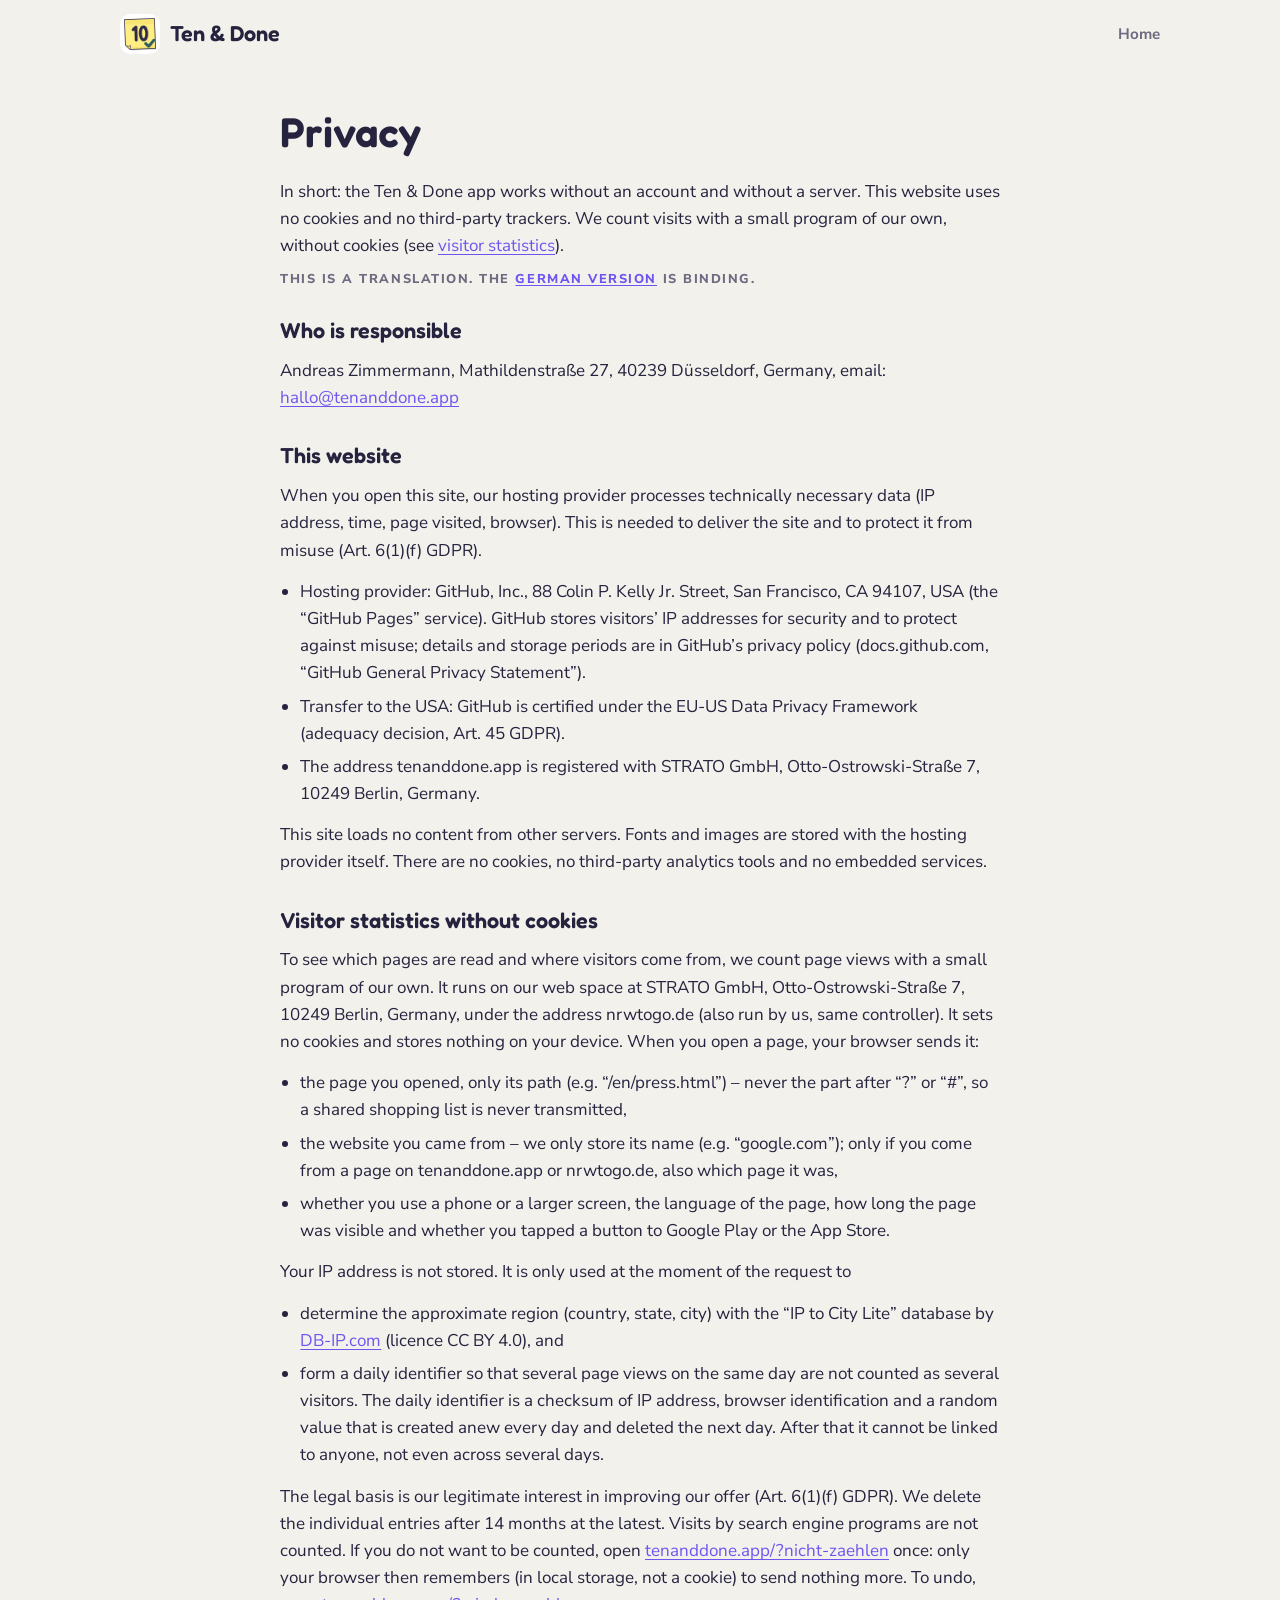
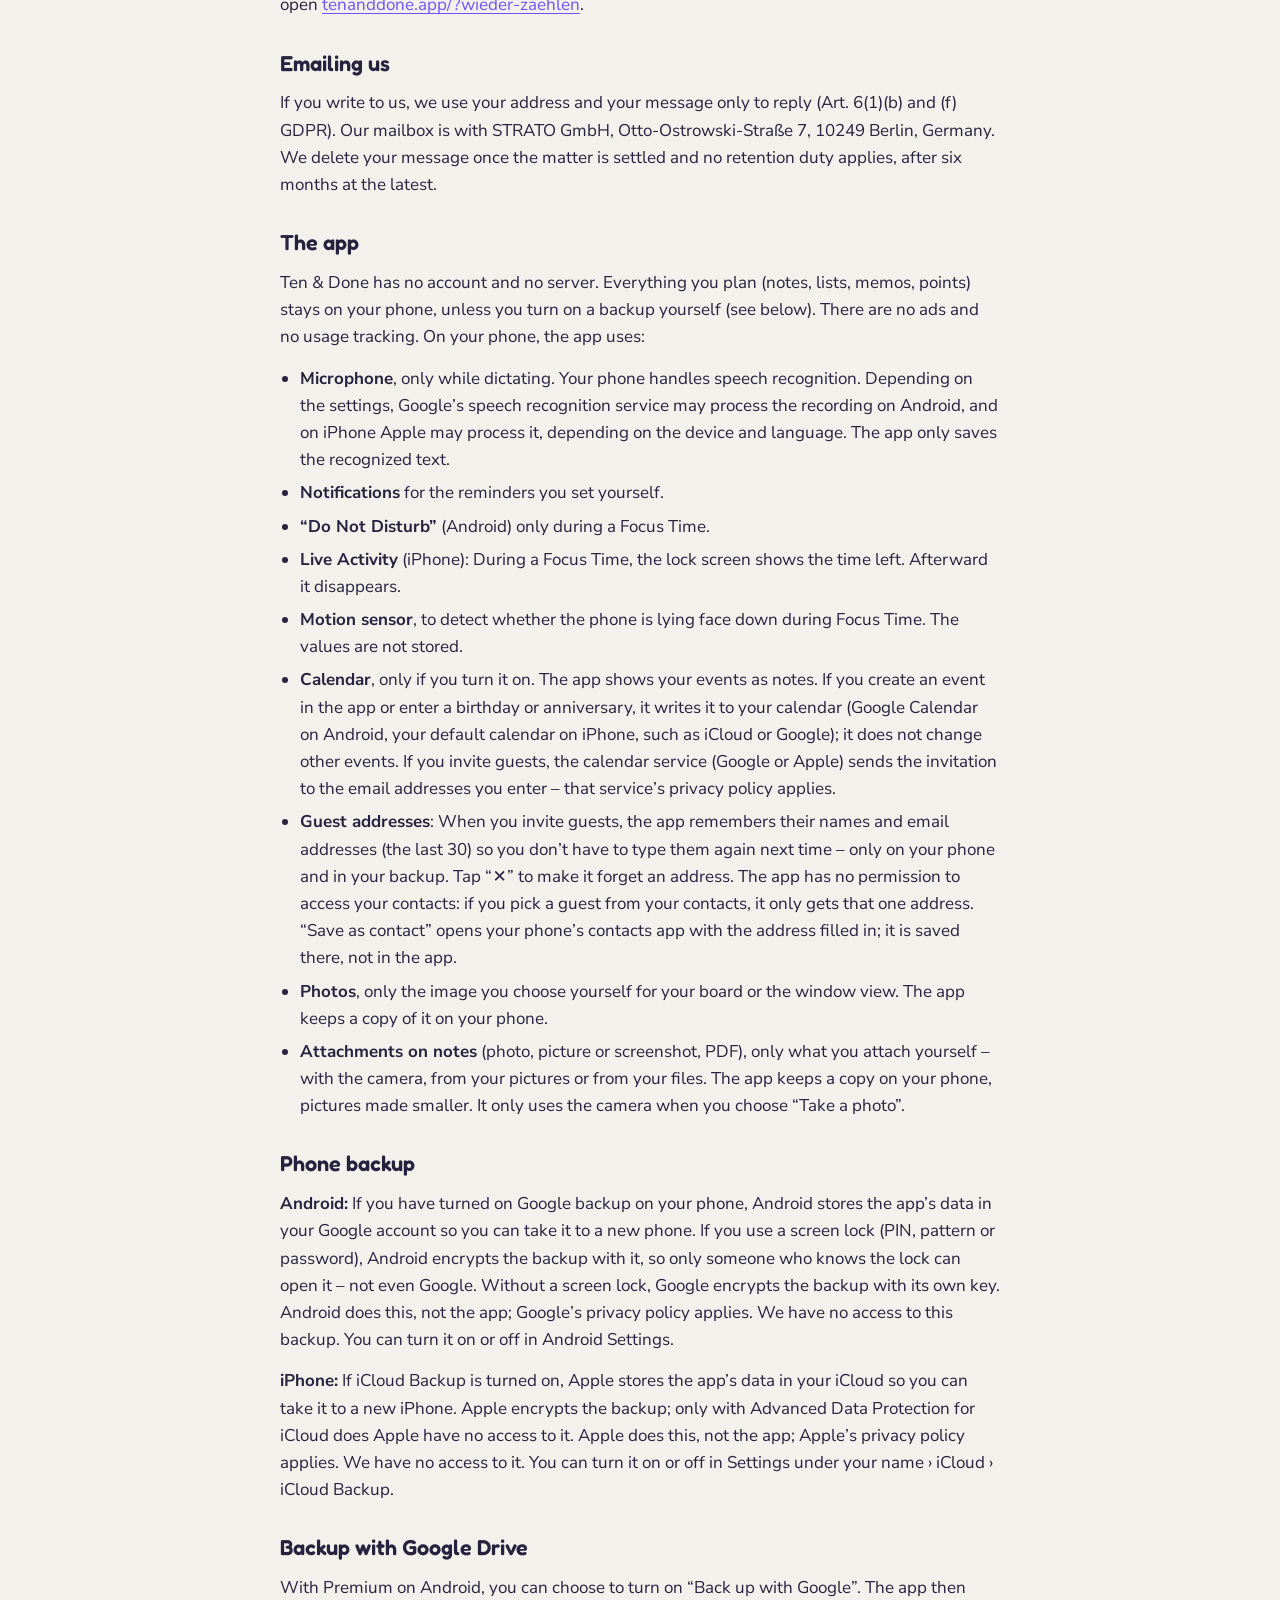
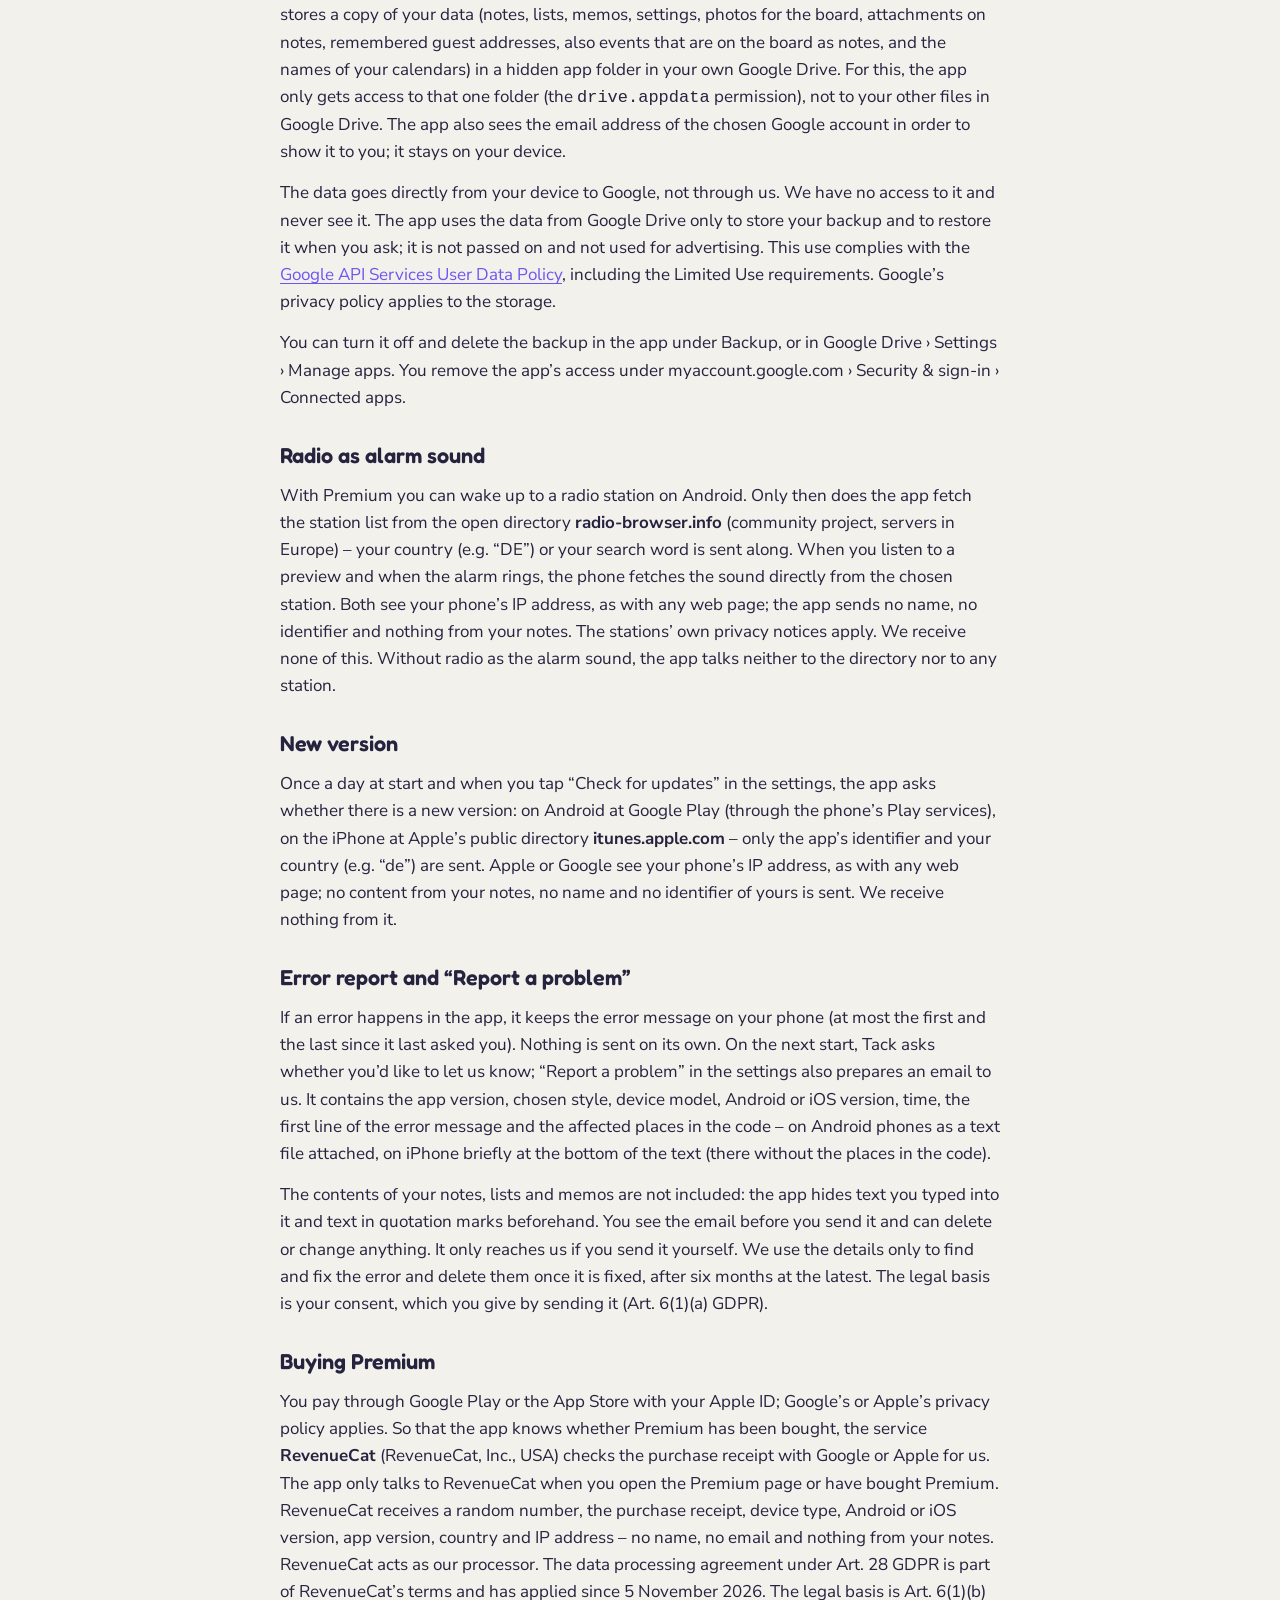
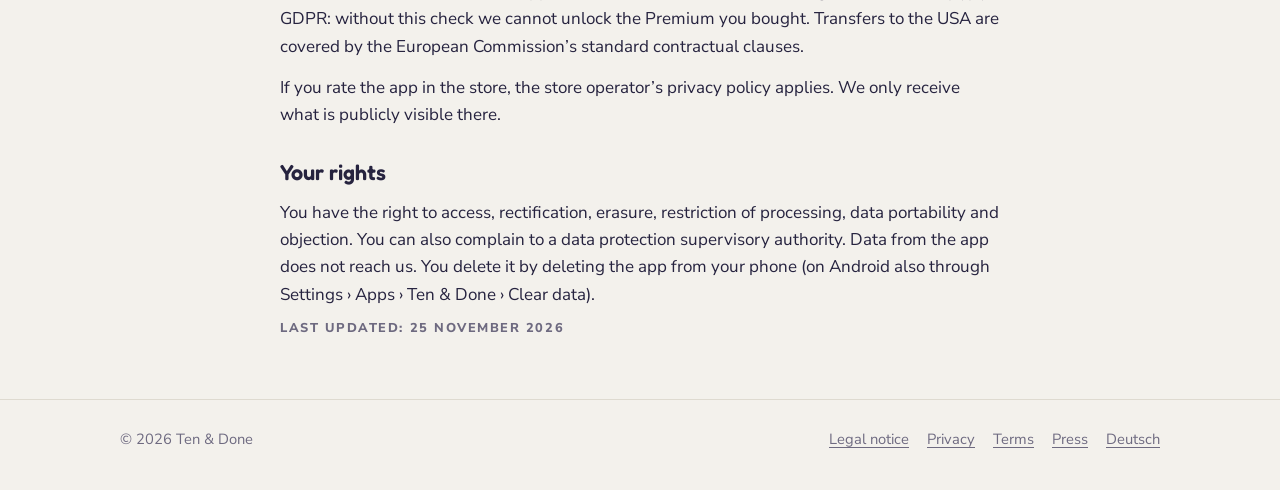
<file: en/privacy.html>
<!doctype html>
<html lang="en">
<head>
<meta charset="utf-8">
<meta name="viewport" content="width=device-width, initial-scale=1, viewport-fit=cover">
<meta name="color-scheme" content="light only">
<title>Privacy · Ten &amp; Done</title>
<meta name="robots" content="noindex">
<link rel="alternate" hreflang="de" href="https://tenanddone.app/datenschutz.html">
<link rel="icon" type="image/png" href="../img/favicon.png">
<link rel="stylesheet" href="../style.css">
</head>
<body>
<header class="wrap top">
  <a class="brand" href="index.html"><img src="../img/logo.png" alt="" width="40" height="40">Ten &amp; Done</a>
  <nav aria-label="Pages"><a href="index.html">Home</a></nav>
</header>
<main class="wrap legal">
<h1>Privacy</h1>
<p>In short: the Ten &amp; Done app works without an account and without a server. This website uses no cookies and no third-party trackers. We count visits with a small program of our own, without cookies (see <a href="#statistics">visitor statistics</a>).</p>
<p class="eyebrow">This is a translation. The <a href="../datenschutz.html" hreflang="de">German version</a> is binding.</p>

<h2>Who is responsible</h2>
<p>Andreas Zimmermann, Mathildenstraße 27, 40239 Düsseldorf, Germany, email: <a href="mailto:hallo@tenanddone.app">hallo@tenanddone.app</a></p>

<h2>This website</h2>
<p>When you open this site, our hosting provider processes technically necessary data (IP address, time, page visited, browser). This is needed to deliver the site and to protect it from misuse (Art. 6(1)(f) GDPR).</p>
<ul>
  <li>Hosting provider: GitHub, Inc., 88 Colin P. Kelly Jr. Street, San Francisco, CA 94107, USA (the “GitHub Pages” service). GitHub stores visitors’ IP addresses for security and to protect against misuse; details and storage periods are in GitHub’s privacy policy (docs.github.com, “GitHub General Privacy Statement”).</li>
  <li>Transfer to the USA: GitHub is certified under the EU-US Data Privacy Framework (adequacy decision, Art. 45 GDPR).</li>
  <li>The address tenanddone.app is registered with STRATO GmbH, Otto-Ostrowski-Straße 7, 10249 Berlin, Germany.</li>
</ul>
<p>This site loads no content from other servers. Fonts and images are stored with the hosting provider itself. There are no cookies, no third-party analytics tools and no embedded services.</p>

<h2 id="statistics">Visitor statistics without cookies</h2>
<p>To see which pages are read and where visitors come from, we count page views with a small program of our own. It runs on our web space at STRATO GmbH, Otto-Ostrowski-Straße 7, 10249 Berlin, Germany, under the address nrwtogo.de (also run by us, same controller). It sets no cookies and stores nothing on your device. When you open a page, your browser sends it:</p>
<ul>
  <li>the page you opened, only its path (e.g. “/en/press.html”) – never the part after “?” or “#”, so a shared shopping list is never transmitted,</li>
  <li>the website you came from – we only store its name (e.g. “google.com”); only if you come from a page on tenanddone.app or nrwtogo.de, also which page it was,</li>
  <li>whether you use a phone or a larger screen, the language of the page, how long the page was visible and whether you tapped a button to Google Play or the App Store.</li>
</ul>
<p>Your IP address is not stored. It is only used at the moment of the request to</p>
<ul>
  <li>determine the approximate region (country, state, city) with the “IP to City Lite” database by <a href="https://db-ip.com" rel="noopener">DB-IP.com</a> (licence CC BY 4.0), and</li>
  <li>form a daily identifier so that several page views on the same day are not counted as several visitors. The daily identifier is a checksum of IP address, browser identification and a random value that is created anew every day and deleted the next day. After that it cannot be linked to anyone, not even across several days.</li>
</ul>
<p>The legal basis is our legitimate interest in improving our offer (Art. 6(1)(f) GDPR). We delete the individual entries after 14 months at the latest. Visits by search engine programs are not counted. If you do not want to be counted, open <a href="https://tenanddone.app/?nicht-zaehlen">tenanddone.app/?nicht-zaehlen</a> once: only your browser then remembers (in local storage, not a cookie) to send nothing more. To undo, open <a href="https://tenanddone.app/?wieder-zaehlen">tenanddone.app/?wieder-zaehlen</a>.</p>


<h2>Emailing us</h2>
<p>If you write to us, we use your address and your message only to reply (Art. 6(1)(b) and (f) GDPR). Our mailbox is with STRATO GmbH, Otto-Ostrowski-Straße 7, 10249 Berlin, Germany. We delete your message once the matter is settled and no retention duty applies, after six months at the latest.</p>

<h2>The app</h2>
<p>Ten &amp; Done has no account and no server. Everything you plan (notes, lists, memos, points) stays on your phone, unless you turn on a backup yourself (see below). There are no ads and no usage tracking. On your phone, the app uses:</p>
<ul>
  <li><b>Microphone</b>, only while dictating. Your phone handles speech recognition. Depending on the settings, Google’s speech recognition service may process the recording on Android, and on iPhone Apple may process it, depending on the device and language. The app only saves the recognized text.</li>
  <li><b>Notifications</b> for the reminders you set yourself.</li>
  <li><b>“Do Not Disturb”</b> (Android) only during a Focus Time.</li>
  <li><b>Live Activity</b> (iPhone): During a Focus Time, the lock screen shows the time left. Afterward it disappears.</li>
  <li><b>Motion sensor</b>, to detect whether the phone is lying face down during Focus Time. The values are not stored.</li>
  <li><b>Calendar</b>, only if you turn it on. The app shows your events as notes. If you create an event in the app or enter a birthday or anniversary, it writes it to your calendar (Google Calendar on Android, your default calendar on iPhone, such as iCloud or Google); it does not change other events. If you invite guests, the calendar service (Google or Apple) sends the invitation to the email addresses you enter – that service’s privacy policy applies.</li>
  <li><b>Guest addresses</b>: When you invite guests, the app remembers their names and email addresses (the last 30) so you don’t have to type them again next time – only on your phone and in your backup. Tap “✕” to make it forget an address. The app has no permission to access your contacts: if you pick a guest from your contacts, it only gets that one address. “Save as contact” opens your phone’s contacts app with the address filled in; it is saved there, not in the app.</li>
  <li><b>Photos</b>, only the image you choose yourself for your board or the window view. The app keeps a copy of it on your phone.</li>
  <li><b>Attachments on notes</b> (photo, picture or screenshot, PDF), only what you attach yourself – with the camera, from your pictures or from your files. The app keeps a copy on your phone, pictures made smaller. It only uses the camera when you choose “Take a photo”.</li>
</ul>
<h2>Phone backup</h2>
<p><b>Android:</b> If you have turned on Google backup on your phone, Android stores the app’s data in your Google account so you can take it to a new phone. If you use a screen lock (PIN, pattern or password), Android encrypts the backup with it, so only someone who knows the lock can open it – not even Google. Without a screen lock, Google encrypts the backup with its own key. Android does this, not the app; Google’s privacy policy applies. We have no access to this backup. You can turn it on or off in Android Settings.</p>
<p><b>iPhone:</b> If iCloud Backup is turned on, Apple stores the app’s data in your iCloud so you can take it to a new iPhone. Apple encrypts the backup; only with Advanced Data Protection for iCloud does Apple have no access to it. Apple does this, not the app; Apple’s privacy policy applies. We have no access to it. You can turn it on or off in Settings under your name › iCloud › iCloud Backup.</p>
<h2>Backup with Google Drive</h2>
<p>With Premium on Android, you can choose to turn on “Back up with Google”. The app then stores a copy of your data (notes, lists, memos, settings, photos for the board, attachments on notes, remembered guest addresses, also events that are on the board as notes, and the names of your calendars) in a hidden app folder in your own Google Drive. For this, the app only gets access to that one folder (the <code>drive.appdata</code> permission), not to your other files in Google Drive. The app also sees the email address of the chosen Google account in order to show it to you; it stays on your device.</p>
<p>The data goes directly from your device to Google, not through us. We have no access to it and never see it. The app uses the data from Google Drive only to store your backup and to restore it when you ask; it is not passed on and not used for advertising. This use complies with the <a href="https://developers.google.com/terms/api-services-user-data-policy">Google API Services User Data Policy</a>, including the Limited Use requirements. Google’s privacy policy applies to the storage.</p>
<p>You can turn it off and delete the backup in the app under Backup, or in Google Drive › Settings › Manage apps. You remove the app’s access under myaccount.google.com › Security &amp; sign-in › Connected apps.</p>
<h2>Radio as alarm sound</h2>
<p>With Premium you can wake up to a radio station on Android. Only then does the app fetch the station list from the open directory <b>radio-browser.info</b> (community project, servers in Europe) – your country (e.g. “DE”) or your search word is sent along. When you listen to a preview and when the alarm rings, the phone fetches the sound directly from the chosen station. Both see your phone’s IP address, as with any web page; the app sends no name, no identifier and nothing from your notes. The stations’ own privacy notices apply. We receive none of this. Without radio as the alarm sound, the app talks neither to the directory nor to any station.</p>
<h2>New version</h2>
<p>Once a day at start and when you tap “Check for updates” in the settings, the app asks whether there is a new version: on Android at Google Play (through the phone’s Play services), on the iPhone at Apple’s public directory <b>itunes.apple.com</b> – only the app’s identifier and your country (e.g. “de”) are sent. Apple or Google see your phone’s IP address, as with any web page; no content from your notes, no name and no identifier of yours is sent. We receive nothing from it.</p>

<h2>Error report and “Report a problem”</h2>
<p>If an error happens in the app, it keeps the error message on your phone (at most the first and the last since it last asked you). Nothing is sent on its own. On the next start, Tack asks whether you’d like to let us know; “Report a problem” in the settings also prepares an email to us. It contains the app version, chosen style, device model, Android or iOS version, time, the first line of the error message and the affected places in the code – on Android phones as a text file attached, on iPhone briefly at the bottom of the text (there without the places in the code).</p>
<p>The contents of your notes, lists and memos are not included: the app hides text you typed into it and text in quotation marks beforehand. You see the email before you send it and can delete or change anything. It only reaches us if you send it yourself. We use the details only to find and fix the error and delete them once it is fixed, after six months at the latest. The legal basis is your consent, which you give by sending it (Art. 6(1)(a) GDPR).</p>

<h2>Buying Premium</h2>
<p>You pay through Google Play or the App Store with your Apple ID; Google’s or Apple’s privacy policy applies. So that the app knows whether Premium has been bought, the service <b>RevenueCat</b> (RevenueCat, Inc., USA) checks the purchase receipt with Google or Apple for us. The app only talks to RevenueCat when you open the Premium page or have bought Premium. RevenueCat receives a random number, the purchase receipt, device type, Android or iOS version, app version, country and IP address – no name, no email and nothing from your notes. RevenueCat acts as our processor. The data processing agreement under Art. 28 GDPR is part of RevenueCat’s terms and has applied since 5 November 2026. The legal basis is Art. 6(1)(b) GDPR: without this check we cannot unlock the Premium you bought. Transfers to the USA are covered by the European Commission’s standard contractual clauses.</p>

<p>If you rate the app in the store, the store operator’s privacy policy applies. We only receive what is publicly visible there.</p>

<h2>Your rights</h2>
<p>You have the right to access, rectification, erasure, restriction of processing, data portability and objection. You can also complain to a data protection supervisory authority. Data from the app does not reach us. You delete it by deleting the app from your phone (on Android also through Settings › Apps › Ten &amp; Done › Clear data).</p>
<p class="eyebrow">Last updated: 25 November 2026</p>
</main>
<footer>
  <div class="wrap">
    <span>© 2026 Ten &amp; Done</span>
    <nav aria-label="Legal"><a href="legal.html">Legal notice</a><a href="privacy.html">Privacy</a><a href="terms.html">Terms</a><a href="press.html">Press</a><a href="../datenschutz.html" hreflang="de" lang="de">Deutsch</a></nav>
  </div>
</footer>
<script src="/z.js" defer></script>
</body>
</html>
</file>
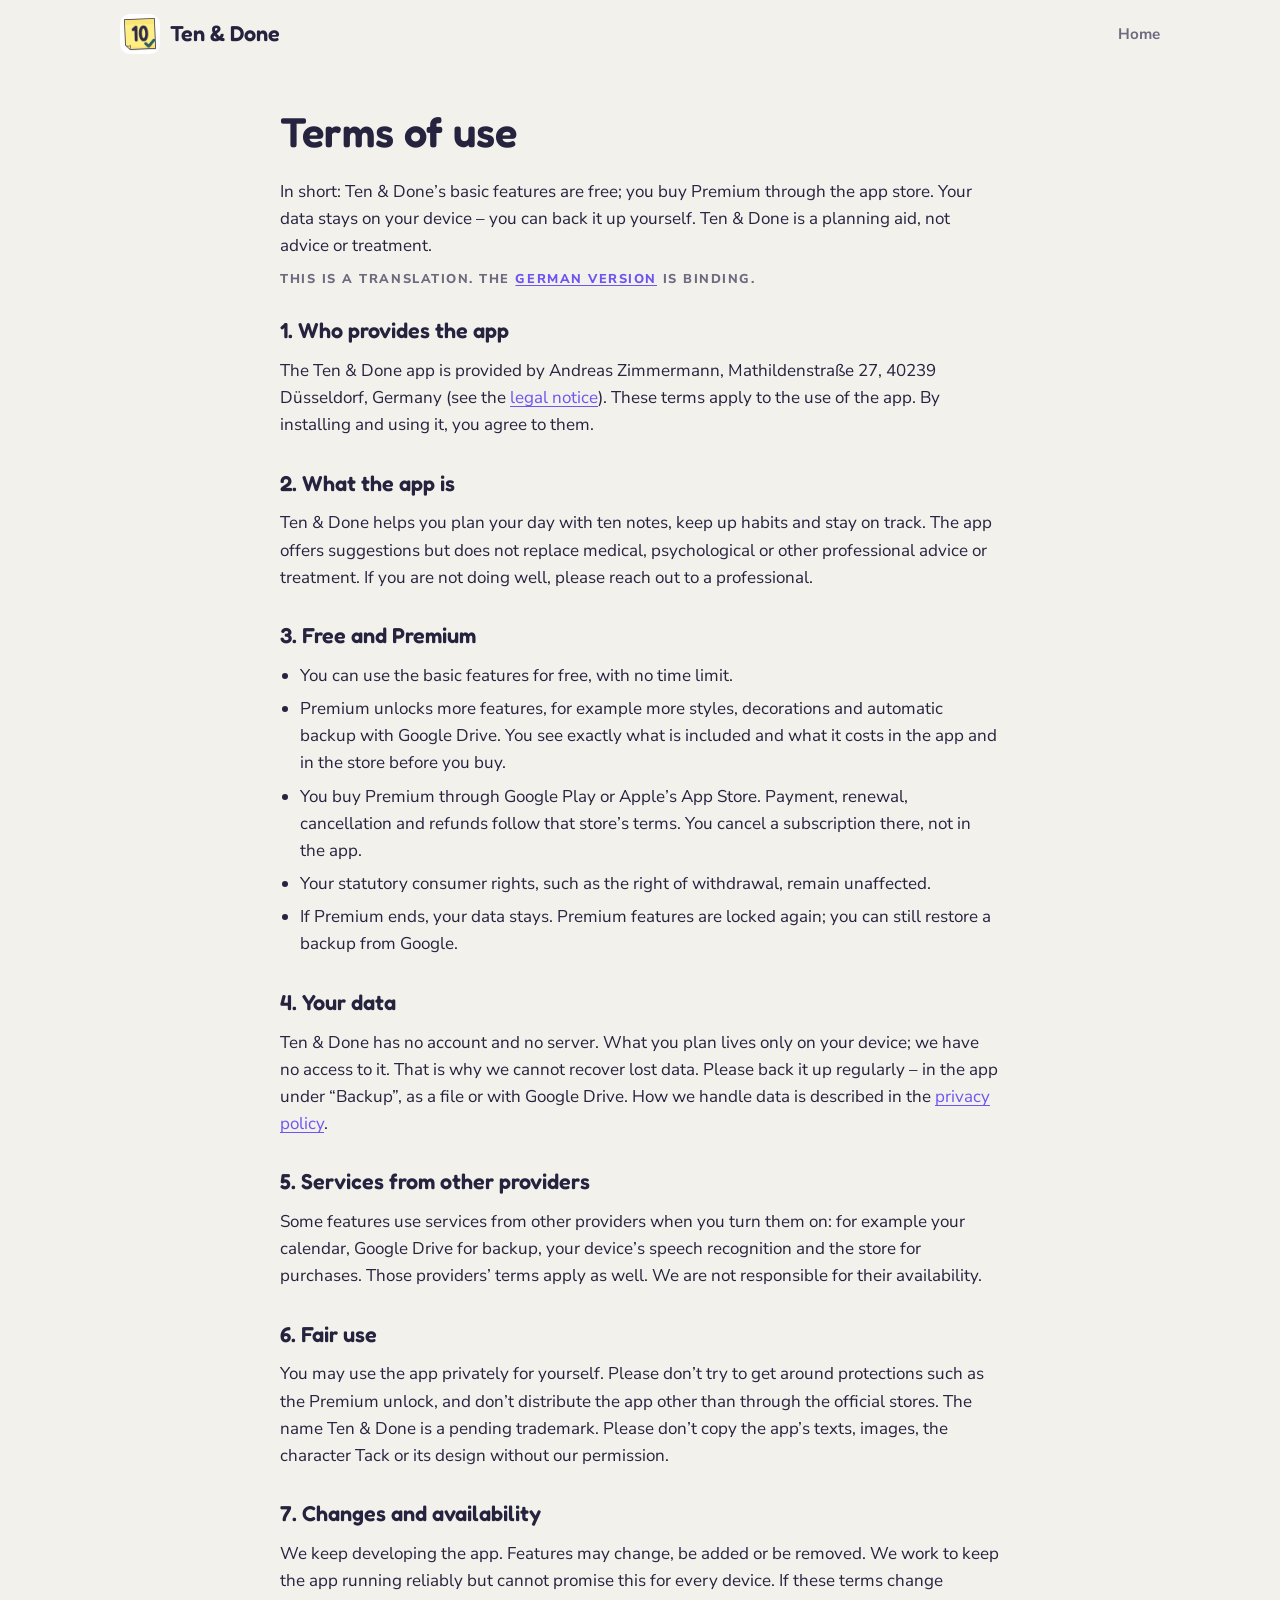
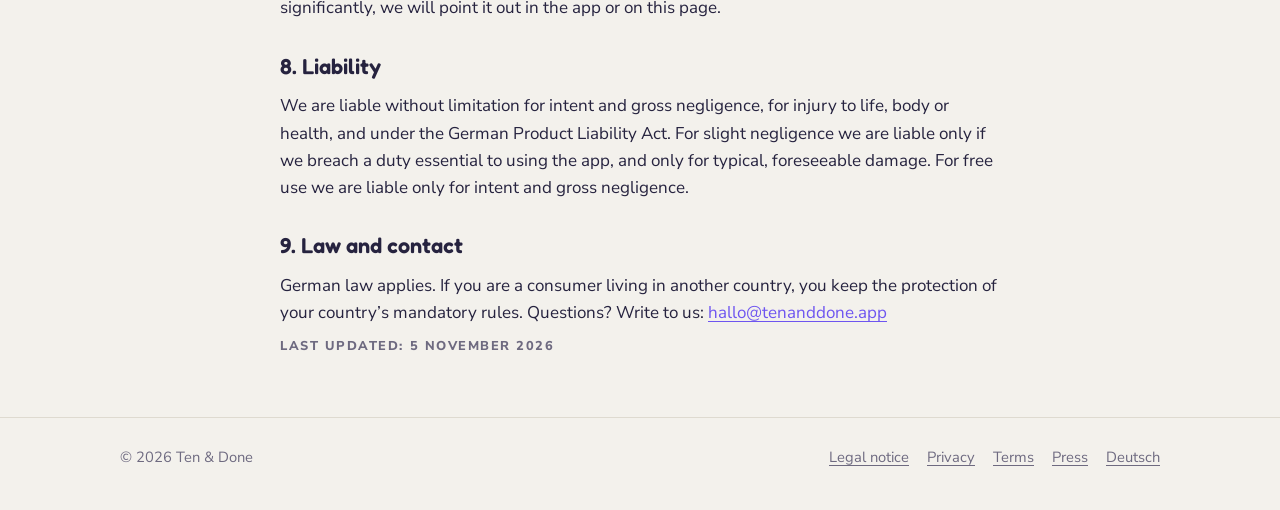
<file: en/terms.html>
<!doctype html>
<html lang="en">
<head>
<meta charset="utf-8">
<meta name="viewport" content="width=device-width, initial-scale=1, viewport-fit=cover">
<meta name="color-scheme" content="light only">
<title>Terms of use · Ten &amp; Done</title>
<meta name="robots" content="noindex">
<link rel="alternate" hreflang="de" href="https://tenanddone.app/nutzungsbedingungen.html">
<link rel="icon" type="image/png" href="../img/favicon.png">
<link rel="stylesheet" href="../style.css">
</head>
<body>
<header class="wrap top">
  <a class="brand" href="index.html"><img src="../img/logo.png" alt="" width="40" height="40">Ten &amp; Done</a>
  <nav aria-label="Pages"><a href="index.html">Home</a></nav>
</header>
<main class="wrap legal">
<h1>Terms of use</h1>
<p>In short: Ten &amp; Done’s basic features are free; you buy Premium through the app store. Your data stays on your device – you can back it up yourself. Ten &amp; Done is a planning aid, not advice or treatment.</p>
<p class="eyebrow">This is a translation. The <a href="../nutzungsbedingungen.html" hreflang="de">German version</a> is binding.</p>

<h2>1. Who provides the app</h2>
<p>The Ten &amp; Done app is provided by Andreas Zimmermann, Mathildenstraße 27, 40239 Düsseldorf, Germany (see the <a href="legal.html">legal notice</a>). These terms apply to the use of the app. By installing and using it, you agree to them.</p>

<h2>2. What the app is</h2>
<p>Ten &amp; Done helps you plan your day with ten notes, keep up habits and stay on track. The app offers suggestions but does not replace medical, psychological or other professional advice or treatment. If you are not doing well, please reach out to a professional.</p>

<h2>3. Free and Premium</h2>
<ul>
  <li>You can use the basic features for free, with no time limit.</li>
  <li>Premium unlocks more features, for example more styles, decorations and automatic backup with Google Drive. You see exactly what is included and what it costs in the app and in the store before you buy.</li>
  <li>You buy Premium through Google Play or Apple’s App Store. Payment, renewal, cancellation and refunds follow that store’s terms. You cancel a subscription there, not in the app.</li>
  <li>Your statutory consumer rights, such as the right of withdrawal, remain unaffected.</li>
  <li>If Premium ends, your data stays. Premium features are locked again; you can still restore a backup from Google.</li>
</ul>

<h2>4. Your data</h2>
<p>Ten &amp; Done has no account and no server. What you plan lives only on your device; we have no access to it. That is why we cannot recover lost data. Please back it up regularly – in the app under “Backup”, as a file or with Google Drive. How we handle data is described in the <a href="privacy.html">privacy policy</a>.</p>

<h2>5. Services from other providers</h2>
<p>Some features use services from other providers when you turn them on: for example your calendar, Google Drive for backup, your device’s speech recognition and the store for purchases. Those providers’ terms apply as well. We are not responsible for their availability.</p>

<h2>6. Fair use</h2>
<p>You may use the app privately for yourself. Please don’t try to get around protections such as the Premium unlock, and don’t distribute the app other than through the official stores. The name Ten &amp; Done is a pending trademark. Please don’t copy the app’s texts, images, the character Tack or its design without our permission.</p>

<h2>7. Changes and availability</h2>
<p>We keep developing the app. Features may change, be added or be removed. We work to keep the app running reliably but cannot promise this for every device. If these terms change significantly, we will point it out in the app or on this page.</p>

<h2>8. Liability</h2>
<p>We are liable without limitation for intent and gross negligence, for injury to life, body or health, and under the German Product Liability Act. For slight negligence we are liable only if we breach a duty essential to using the app, and only for typical, foreseeable damage. For free use we are liable only for intent and gross negligence.</p>

<h2>9. Law and contact</h2>
<p>German law applies. If you are a consumer living in another country, you keep the protection of your country’s mandatory rules. Questions? Write to us: <a href="mailto:hallo@tenanddone.app">hallo@tenanddone.app</a></p>

<p class="eyebrow">Last updated: 5 November 2026</p>
</main>
<footer>
  <div class="wrap">
    <span>© 2026 Ten &amp; Done</span>
    <nav aria-label="Legal"><a href="legal.html">Legal notice</a><a href="privacy.html">Privacy</a><a href="terms.html">Terms</a><a href="press.html">Press</a><a href="../nutzungsbedingungen.html" hreflang="de" lang="de">Deutsch</a></nav>
  </div>
</footer>
<script src="/z.js" defer></script>
</body>
</html>
</file>
<file: style.css>
/* Ten & Done – Webseite. Farben und Schriften wie in der App (lib/theme/app_colors.dart).
   Aufbau: Kork-Band oben (Zettel + Handy), darunter ruhige Papier-Fläche mit Abschnitten. */

@font-face { font-family: "Fredoka"; src: url("fonts/Fredoka-SemiBold.ttf") format("truetype"); font-weight: 600; font-display: swap; }
@font-face { font-family: "Nunito Sans"; src: url("fonts/NunitoSans-Regular.ttf") format("truetype"); font-weight: 400; font-display: swap; }
@font-face { font-family: "Nunito Sans"; src: url("fonts/NunitoSans-Bold.ttf") format("truetype"); font-weight: 700; font-display: swap; }
@font-face { font-family: "Nunito Sans"; src: url("fonts/NunitoSans-ExtraBold.ttf") format("truetype"); font-weight: 800; font-display: swap; }
@font-face { font-family: "Schoolbell"; src: url("fonts/Schoolbell-Regular.ttf") format("truetype"); font-display: swap; }

:root {
  --bg: #f3f1ec;
  --surface: #ffffff;
  --surface2: #ece9e2;
  --fg: #26233f;
  --muted: #6e6a80;
  --line: #dedad0;
  --accent: #6e55f0;
  --accent-fg: #ffffff;
  --accent-soft: #ece8ff;
  --good: #1f8a52;
  --bad: #c2553e;
  --note-a: #ffe03a; --note-a-fg: #473800;
  --note-b: #8de27f; --note-b-fg: #0f3f16;
  --note-c: #cfbfff; --note-c-fg: #35248a;
  --note-f: #ffb5d3; --note-f-fg: #5e0f33;
  --cork: url("img/cork.webp");
  --frame: #8a5a32;
  --shadow: 0 1px 2px rgba(38, 35, 63, .06), 0 6px 18px rgba(38, 35, 63, .07);
  --note-shadow: 1px 1px 1px rgba(60, 40, 0, .10), 5px 10px 16px -8px rgba(60, 40, 0, .38);
  --display: "Fredoka", "Nunito Sans", system-ui, sans-serif;
  --body: "Nunito Sans", system-ui, -apple-system, "Segoe UI", sans-serif;
  --hand: "Schoolbell", "Comic Sans MS", cursive;
  /* Immer hell, auch wenn das Gerät dunkel ist (Nutzer 28.10.). */
  color-scheme: light only;
}

* { box-sizing: border-box; }
html { -webkit-text-size-adjust: 100%; }
body {
  margin: 0;
  background: var(--bg);
  color: var(--fg);
  font: 400 1.0625rem/1.6 var(--body);
}
img { max-width: 100%; height: auto; display: block; }
a { color: var(--accent); text-underline-offset: .18em; }
a:focus-visible, button:focus-visible { outline: 3px solid var(--accent); outline-offset: 3px; border-radius: 6px; }
h1, h2, h3 { font-family: var(--display); font-weight: 600; line-height: 1.15; text-wrap: balance; margin: 0; }
h2 { font-size: clamp(1.7rem, 4.2vw, 2.4rem); }
h3 { font-size: 1.25rem; }
p { margin: 0; }

.wrap { width: 100%; max-width: 1080px; margin-inline: auto; padding-inline: 20px; }
.eyebrow { font: 800 .8rem/1 var(--body); letter-spacing: .12em; text-transform: uppercase; color: var(--muted); }

/* Kopf */
.top { display: flex; align-items: center; justify-content: space-between; gap: 16px; padding-block: 14px; }
.brand { display: flex; align-items: center; gap: 10px; text-decoration: none; color: var(--fg); font: 600 1.35rem/1 var(--display); }
.brand img { width: 40px; height: 40px; border-radius: 10px; }
.top nav { display: flex; gap: 18px; flex-wrap: wrap; font-weight: 700; font-size: .95rem; }
.top nav a { color: var(--muted); text-decoration: none; }
.top nav a:hover { color: var(--fg); }

/* Kork-Band */
.board {
  background: var(--cork) center / 320px;
  border-block: 10px solid var(--frame);
  box-shadow: inset 0 0 40px rgba(0, 0, 0, .25);
}
.hero { display: grid; grid-template-columns: minmax(0, 1.15fr) minmax(0, .85fr); gap: 40px; align-items: center; padding-block: 56px 64px; }
.hero > * { min-width: 0; }

.note {
  position: relative;
  background: var(--note-a);
  color: var(--note-a-fg);
  box-shadow: var(--note-shadow);
  padding: 30px 28px 26px;
}
.note::before { /* Klebeband */
  content: ""; position: absolute; top: -12px; left: 50%; width: 110px; height: 26px; margin-left: -55px;
  background: rgba(255, 255, 255, .55); box-shadow: 0 1px 2px rgba(0, 0, 0, .08); transform: rotate(-2deg);
}
.note.pin::before { /* Nadel statt Band */
  width: 16px; height: 16px; margin-left: -8px; top: 8px; border-radius: 50%; transform: none;
  background: radial-gradient(circle at 35% 30%, #ff9d8a, #d6382a 60%, #8f1d14);
  box-shadow: 3px 5px 4px rgba(0, 0, 0, .3);
}
.hero .note { transform: rotate(-1.4deg); max-width: 560px; }
.hero h1 { font: 400 clamp(2.4rem, 6.4vw, 4rem)/1.05 var(--hand); letter-spacing: .005em; }
.hero h1 strong { font-weight: 400; text-decoration: underline; text-decoration-thickness: 3px; text-underline-offset: .12em; }
.hero .lead { margin-top: 16px; font-size: 1.15rem; line-height: 1.5; font-weight: 700; }
.hero .sub { margin-top: 10px; }
.cta { margin-top: 22px; display: flex; flex-wrap: wrap; gap: 12px; align-items: center; }
.btn {
  display: inline-flex; align-items: center; gap: 8px; padding: 12px 20px; border-radius: 14px;
  background: var(--accent); color: var(--accent-fg); font-weight: 800; text-decoration: none; border: 0;
}
.soon { font-weight: 800; font-size: .95rem; background: rgba(255, 255, 255, .5); padding: 8px 12px; border-radius: 10px; }
/* Installieren (tool/website_install.py): Knopf überall, QR-Code nur am Computer – am Handy tippt man den Knopf. */
.btn-play { background: #1b1a22; color: #fff; }
.qr { display: inline-flex; align-items: center; gap: 10px; font-weight: 800; font-size: .9rem; max-width: 220px; }
.qr img { width: 104px; height: 104px; padding: 6px; background: #fff; border-radius: 12px; box-shadow: 0 2px 8px rgba(0, 0, 0, .15); }
@media (max-width: 760px), (pointer: coarse) { .qr { display: none; } }

.phone {
  justify-self: center; width: 100%; max-width: 300px; padding: 10px; border-radius: 40px;
  background: #1b1a22; box-shadow: 0 30px 50px -20px rgba(0, 0, 0, .55), 0 0 0 2px #3a3846 inset;
  transform: rotate(1.6deg);
}
.phone img, .phone video { border-radius: 30px; width: 100%; height: auto; aspect-ratio: 720 / 1560; object-fit: cover; display: block; }
.film-stop { position: absolute; top: calc(100% + 10px); left: 50%; translate: -50% 0; white-space: nowrap; padding: 7px 14px; border: 0; border-radius: 10px; background: rgba(255, 255, 255, .88); color: #1b1a22; font: 700 .9rem/1.2 var(--body); cursor: pointer; }

/* Kopf: „Erledigt.“ als Stempel wie auf den Zetteln (Nutzer 28.10., Variante A) */
.note { --stamp-ink: #17663b; }
.hero h1 .stamp {
  display: inline-block; color: var(--stamp-ink); border: 4px solid currentColor; border-radius: 10px;
  padding: 0 .16em .04em; margin-top: .12em; transform: rotate(-4deg); line-height: 1.05;
}

/* Abschnitte */
section { padding-block: 72px; }
section + section { border-top: 1px solid var(--line); }
.head { max-width: 640px; display: grid; gap: 12px; margin-bottom: 36px; }
.head p { color: var(--muted); font-size: 1.1rem; }


/* Warum genau zehn (Nutzer 04.11.): gleich unter dem Kopf ein Zettel zum Wiedererkennen (Nutzer 09.11.: nur noch einer), dann der Grund. */
.ten-know { max-width: 640px; margin: 18px 0 40px; background: var(--note-c); color: var(--note-c-fg); box-shadow: var(--note-shadow); padding: 22px 24px; font: 400 1.42rem/1.32 var(--hand); transform: rotate(-.6deg); }
/* Entwurf E (Andreas 10.11.): Kernsatz oben, darunter Zettel und Antwort nebeneinander – wenige Formate. */
.duo { display: grid; grid-template-columns: minmax(0, 1.3fr) minmax(0, 1fr); gap: 40px; align-items: center; margin-bottom: 44px; }
.duo .ten-know { margin: 14px 0 0; }
.duo-answer { font-size: 1.25rem; line-height: 1.5; text-wrap: pretty; }
@media (max-width: 760px) { .duo { grid-template-columns: minmax(0, 1fr); gap: 26px; } }
.ten-why { display: grid; grid-template-columns: repeat(3, minmax(0, 1fr)); gap: 22px; }
.ten-why > div { background: var(--surface); border-radius: 18px; padding: 20px; box-shadow: var(--shadow); }
.ten-why p { color: var(--muted); margin-top: 6px; }

.grid2 { display: grid; grid-template-columns: repeat(2, minmax(0, 1fr)); gap: 22px; }
/* Funktionen (Nutzer 04.11.): Einsprechen + 9 Kärtchen = 10; am Computer 3 × 3, damit keine Lücke bleibt. */
.grid3 { grid-template-columns: repeat(3, minmax(0, 1fr)); }
.feature { display: grid; grid-template-columns: 56px minmax(0, 1fr); gap: 16px; align-items: start; }
.feature .tag {
  width: 56px; height: 56px; display: grid; place-items: center; font: 400 1.6rem/1 var(--hand);
  box-shadow: var(--note-shadow); transform: rotate(-3deg);
}
.feature:nth-child(even) .tag { transform: rotate(2.5deg); }
.feature p { color: var(--muted); margin-top: 4px; }
/* Einsprechen hervorgehoben (Nutzer 28.10.): über die ganze Breite, leicht getönt. */
.feature.wide { grid-column: 1 / -1; padding: 18px 20px; border-radius: 18px; background: var(--accent-soft); }
.feature.wide p { color: var(--fg); }
.t-a { background: var(--note-a); color: var(--note-a-fg); }
.t-b { background: var(--note-b); color: var(--note-b-fg); }
.t-c { background: var(--note-c); color: var(--note-c-fg); }
.t-f { background: var(--note-f); color: var(--note-f-fg); }

/* 7 Bilder (28.10.): 3 je Reihe, die letzte Reihe mittig; je 1px Luft gegen Rundungs-Umbruch. */
.shots { display: flex; flex-wrap: wrap; justify-content: center; gap: 28px; }
.shots figure { margin: 0; display: grid; gap: 14px; align-content: start; width: calc((100% - 2 * 28px) / 3 - 1px); }
.shots img { border-radius: 26px; box-shadow: var(--shadow); border: 1px solid var(--line); aspect-ratio: 720 / 1560; width: 100%; object-fit: cover; }
.shots figcaption { display: grid; gap: 4px; }
.shots figcaption span { color: var(--muted); }
/* Neuer Zettel (Nutzer 28.10.: „Einsprechen und das Ergebnis plastischer … mit einer Sprechblase“): oben der gesagte
   Satz als Sprechblase, Spitze zum Mikrofon im Titel; am Ergebnis ein Schild mit Haken und Wort (nicht nur Farbe). */
.say { position: relative; }
.say img { display: block; }
.say-bubble {
  position: absolute; top: -3%; left: -2%; width: 72%; aspect-ratio: 200 / 136; box-sizing: border-box; margin: 0;
  padding: 7% 13% 17%; display: flex; flex-direction: column; gap: 4px; align-items: center; justify-content: center;
  background: url("data:image/svg+xml,%3Csvg%20xmlns%3D%22http%3A//www.w3.org/2000/svg%22%20viewBox%3D%220%200%20200%20136%22%3E%3Cpath%20d%3D%22M72%20107.6C70%20117%2062%20126%2046%20132C70%20130%2088%20121%2096%20109.9A94%2052%200%201%200%2072%20107.6Z%22%20fill%3D%22%23fff%22%20stroke%3D%22%231b1a22%22%20stroke-width%3D%225%22%20stroke-linejoin%3D%22round%22%20transform%3D%22translate%280%202%29%22/%3E%3C/svg%3E") center / 100% 100% no-repeat; color: #1b1a22; font-weight: 800; font-size: .95rem;
  line-height: 1.2; text-align: center; filter: drop-shadow(0 8px 12px rgba(0, 0, 0, .25)); transform: rotate(-4deg);
}
.say-mic { flex: none; display: grid; place-items: center; width: 26px; height: 26px; border-radius: 50%; background: #6e55f0; color: #fff; }
.say-result {
  position: absolute; top: 53.5%; right: -5%; margin: 0; padding: 7px 13px; background: #1d7a46; color: #fff;
  border-radius: 12px; font-weight: 800; font-size: .98rem; box-shadow: 0 8px 18px rgba(0, 0, 0, .22); transform: rotate(2deg);
}

/* Alle Ansichten (Nutzer 28.10.): 5 + 4 je Reihe, mittig; mittel 3 × 3; schmal 2 je Reihe, die letzte mittig.
   Je 1px Luft, sonst bricht die Rundung die volle Reihe um. */
.styles { display: flex; flex-wrap: wrap; justify-content: center; gap: 22px; }
.styles figure { margin: 0; display: grid; gap: 10px; justify-items: center; align-content: start; width: calc((100% - 4 * 22px) / 5 - 1px); }
.styles img { border-radius: 22px; box-shadow: var(--shadow); border: 1px solid var(--line); aspect-ratio: 720 / 1560; width: 100%; object-fit: cover; }
.styles figcaption { font-weight: 800; text-align: center; }
.say-style { display: none; }
/* Slideshow der Stile (Nutzer 04.11.: lebendiger): ohne Skript bleibt das Raster oben. */
.styles.live { display: grid; grid-template-columns: minmax(0, 300px) minmax(0, 1fr); gap: 40px; align-items: center; justify-content: center; }
.styles.live .stage { position: relative; aspect-ratio: 720 / 1560; width: 100%; }
.styles.live figure { position: absolute; inset: 0; width: 100%; margin: 0; opacity: 0; visibility: hidden; transition: opacity .7s ease, visibility .7s, transform .25s ease; }
.styles.live .stage { touch-action: pan-y; user-select: none; -webkit-user-select: none; cursor: grab; }
.styles.live .stage.drag { cursor: grabbing; }
.styles.live .stage.drag figure { transition: none; }
.styles.live .stage.swiped figure { transition: opacity .25s ease, visibility .25s, transform .25s ease; }
.styles.live figure.on { opacity: 1; visibility: visible; }
.styles.live figure img { width: 100%; }
.styles.live figcaption { display: none; }
.style-side { display: grid; gap: 16px; }
.style-now { min-height: 4.4em; }
.style-now b { display: block; font: 800 1.5rem/1.2 var(--display, var(--body)); }
.style-now span { color: var(--muted); }
.style-pick { display: grid; gap: 8px; max-width: 520px; }
.style-row { display: flex; gap: 8px; }
.style-row button { flex: 1 1 auto; position: relative; white-space: nowrap; padding-inline: 8px; }
.style-pick button, .style-auto { padding: 8px 13px; border-radius: 999px; border: 1.5px solid var(--line); background: var(--surface); color: var(--fg); font: 700 .95rem/1.2 var(--body); cursor: pointer; }
.style-pick button[aria-pressed="true"] { background: var(--accent); border-color: var(--accent); color: var(--accent-fg); }
.style-pick button[aria-pressed="true"]::before { content: "✓"; position: absolute; top: -7px; right: -4px; width: 19px; height: 19px; border-radius: 50%; background: var(--surface); border: 1.5px solid var(--accent); color: var(--accent); font-size: 11px; line-height: 16px; text-align: center; }
.style-auto { justify-self: start; background: transparent; }
/* Kleine Bewegungen, nur wenn das Gerät sie nicht abgeschaltet hat. */
@media (prefers-reduced-motion: no-preference) {
  .hero h1 .stamp { animation: stamp-in .55s cubic-bezier(.2, 1.5, .4, 1) .5s both; }
  @keyframes stamp-in { from { opacity: 0; transform: scale(1.9) rotate(-7deg); } }
  .pin-in { opacity: 0; translate: 0 -18px; transition: opacity .5s ease, translate .5s cubic-bezier(.2, 1.3, .4, 1); }
  .pin-in.seen { opacity: 1; translate: 0 0; }
}

/* Tablet ohne Geräte-Rahmen, wie die Handy-Bilder (Andreas 12.11.: „beim Tablet bitte den Rahmen entfernen, so wie bei den
   handy-Bildern“). */
.tab { margin: 0; display: grid; gap: 14px; align-content: start; }
.tab img { border-radius: 22px; box-shadow: var(--shadow); border: 1px solid var(--line); width: 100%; height: auto; }
/* Tablet (Nutzer 04.11.): Brett und Zeitleiste + Listen nebeneinander, am Handy untereinander. */
.tabs { display: grid; grid-template-columns: repeat(2, minmax(0, 1fr)); gap: 24px; align-items: start; }
/* Fortschritt breit unter Brett und Zeitleiste (Andreas 12.11.), damit kein Bild allein steht und alles lesbar bleibt */
.tab.wide { grid-column: 1 / -1; }

.plans { display: grid; grid-template-columns: repeat(2, minmax(0, 1fr)); gap: 22px; max-width: 900px; }
.plan { background: var(--surface); border-radius: 18px; padding: 24px 24px 22px; box-shadow: var(--shadow); display: grid; gap: 12px; align-content: start; }
.plan.plus { border: 2px solid var(--accent); }
.plan ul { margin: 0; padding: 0; list-style: none; display: grid; gap: 8px; }
.plan li { padding-left: 28px; position: relative; }
.plan li::before { content: "✓"; position: absolute; left: 0; font-weight: 800; color: var(--good); }
.plan p { color: var(--muted); font-size: .95rem; }

.tack { display: grid; grid-template-columns: 180px minmax(0, 1fr); gap: 32px; align-items: center; }
.tack img { width: 180px; height: 180px; }
.bubble { position: relative; background: var(--surface); border-radius: 20px; padding: 22px 24px; box-shadow: var(--shadow); display: grid; gap: 10px; }
.bubble::before { content: ""; position: absolute; left: -12px; top: 40px; border: 12px solid transparent; border-left: 0; border-right-color: var(--surface); }
.bubble q { font: 400 1.5rem/1.3 var(--hand); quotes: "„" "“"; }
.bubble p { color: var(--muted); }

.promise { display: grid; grid-template-columns: repeat(4, minmax(0, 1fr)); gap: 16px; list-style: none; padding: 0; margin: 0; }
.promise li { border: 2px dashed var(--line); border-radius: 16px; padding: 18px; display: grid; gap: 6px; align-content: start; }
.promise strong { font-family: var(--display); font-weight: 600; font-size: 1.15rem; }
.promise span { color: var(--muted); font-size: .97rem; }

.faq { display: grid; gap: 10px; max-width: 760px; }
.faq details { background: var(--surface); border-radius: 14px; padding: 4px 18px; box-shadow: var(--shadow); }
.faq summary { cursor: pointer; font-weight: 800; padding-block: 14px; list-style-position: outside; }
.faq details p { padding-bottom: 16px; color: var(--muted); }

.contact { display: grid; gap: 14px; max-width: 640px; }
.mail { font-weight: 800; font-size: 1.1rem; user-select: all; }
.mail { display: flex; flex-wrap: wrap; align-items: center; gap: 10px 16px; }
.copy {
  font: 800 .95rem/1 var(--body); padding: 10px 14px; border-radius: 12px; cursor: pointer;
  background: var(--accent-soft); color: var(--fg); border: 1px solid var(--line);
}
.contact .hint { color: var(--muted); font-size: .95rem; }

footer { border-top: 1px solid var(--line); padding-block: 28px 40px; color: var(--muted); font-size: .92rem; }
footer .wrap { display: flex; flex-wrap: wrap; gap: 12px 24px; justify-content: space-between; }
footer nav { display: flex; gap: 18px; flex-wrap: wrap; }
footer a { color: var(--muted); }

/* Rechtstexte */
.legal { max-width: 760px; padding-block: 40px 64px; display: grid; gap: 14px; }
.legal h1 { font-size: clamp(1.9rem, 5vw, 2.6rem); margin-bottom: 8px; }
.legal h2 { font-size: 1.35rem; margin-top: 18px; }
.legal ul { margin: 0; padding-left: 1.2em; display: grid; gap: 6px; }
.todo { background: var(--note-a); color: var(--note-a-fg); padding: 2px 6px; border-radius: 4px; font-weight: 700; }

/* Presse (presse.html, en/press.html): Kurztext zum Kopieren, Fakten, Bilder zum Laden */
.press { max-width: 880px; }
.press-text { background: var(--surface); border: 1px solid var(--line); border-radius: 16px; padding: 18px 20px; box-shadow: var(--shadow); display: grid; gap: 12px; }
.press-text p { margin: 0 0 10px; line-height: 1.55; }
.press-text .copy { justify-self: start; cursor: pointer; font: inherit; font-weight: 800; }
.facts { width: 100%; border-collapse: collapse; background: var(--surface); border-radius: 16px; overflow: hidden; box-shadow: var(--shadow); }
.facts th, .facts td { text-align: left; vertical-align: top; padding: 10px 14px; border-bottom: 1px solid var(--line); line-height: 1.45; }
.facts tr:last-child th, .facts tr:last-child td { border-bottom: 0; }
.facts th { width: 9.5em; color: var(--muted); font-weight: 800; }
.press-grid { display: grid; grid-template-columns: repeat(4, minmax(0, 1fr)); gap: 16px; }
.press-grid figure { margin: 0; display: grid; gap: 8px; align-content: start; }
.press-grid figure.wide { grid-column: span 2; }
.press-grid a { display: block; border-radius: 12px; overflow: hidden; background: var(--surface2); box-shadow: var(--shadow); }
.press-grid img { display: block; width: 100%; height: auto; }
.press-grid figcaption { display: grid; gap: 2px; font-size: .92rem; }
.press-grid figcaption span { color: var(--muted); }
.press-note { color: var(--muted); font-size: .92rem; }
.press-quote { margin: 18px 0; padding: 4px 0 4px 18px; border-left: 4px solid var(--accent); }
.press-quote blockquote { margin: 0; }
.press-quote blockquote p { margin: 0 0 8px; font-size: 1.08rem; line-height: 1.55; font-style: italic; }
.press-quote figcaption { color: var(--muted); font-size: .95rem; font-weight: 700; }
@media (max-width: 640px) {
  .press-grid { grid-template-columns: repeat(2, minmax(0, 1fr)); }
  .facts th, .facts td { display: block; width: auto; border-bottom: 0; }
  .facts th { padding-bottom: 0; }
  .facts td { border-bottom: 1px solid var(--line); padding-top: 2px; }
}

@media (max-width: 900px) {
  .grid3 { grid-template-columns: repeat(2, minmax(0, 1fr)); }
  .promise { grid-template-columns: repeat(2, minmax(0, 1fr)); }
  .shots figure { width: calc((100% - 28px) / 2 - 1px); }
  .styles { max-width: 620px; margin-inline: auto; }
  .styles figure { width: calc((100% - 2 * 22px) / 3 - 1px); }
}
@media (max-width: 760px) {
  .hero { grid-template-columns: minmax(0, 1fr); padding-block: 40px 48px; gap: 36px; }
  .phone { max-width: 260px; }
  .grid2, .plans, .tabs, .ten-why { grid-template-columns: minmax(0, 1fr); }
  .styles.live { grid-template-columns: minmax(0, 1fr); gap: 20px; }
  .styles.live .stage { max-width: 260px; margin-inline: auto; }
  .style-pick { max-width: none; }
  .style-pick button { font-size: .84rem; padding-inline: 6px; }
  .tack { grid-template-columns: minmax(0, 1fr); justify-items: center; }
  .tack img { width: 140px; height: 140px; }
  .bubble::before { left: 50%; top: -12px; margin-left: -12px; border: 12px solid transparent; border-top: 0; border-bottom-color: var(--surface); }
  .top nav a:not([hreflang]) { display: none; }
  section { padding-block: 52px; }
}
@media (max-width: 360px) {
  .style-pick button { font-size: .76rem; }
}
@media (max-width: 480px) {
  .promise, .plans { grid-template-columns: minmax(0, 1fr); }
  .shots { max-width: 340px; margin-inline: auto; }
  .shots figure { width: 100%; }
  /* Kleine Handys (iPhone 13 mini, Andreas 10.11.): ganzes Handy-Bild auf einem Bildschirm, nicht höher als sichtbar. */
  @supports (height: 1svh) { .shots img { width: min(100%, calc((100svh - 110px) * 720 / 1560)); justify-self: center; } }
  .styles figure { width: calc((100% - 22px) / 2 - 1px); }
  .tab img { border-radius: 14px; }
  .hero .note { padding: 26px 20px 22px; }
}
@media (prefers-reduced-motion: no-preference) {
  .feature .tag { transition: transform .2s; }
  .feature:hover .tag { transform: rotate(0deg) scale(1.05); }
}

/* Tester-Seite (test.html): groß, ruhig, gut am Handy lesbar. */
section.guide-band { padding-block: 0; }
.guide-hero { padding-block: 28px 30px; }
.guide-hero .note { transform: rotate(-1deg); max-width: 560px; margin-inline: auto; }
.guide-hero h1 { font: 400 clamp(2.1rem, 7vw, 3rem)/1.08 var(--hand); }
.guide-hero .lead { margin-top: 12px; font-size: 1.15rem; line-height: 1.45; font-weight: 700; }
.guide { max-width: 720px; padding-block: 36px 64px; display: grid; gap: 44px; font-size: 1.125rem; }
.guide section { display: grid; gap: 14px; min-width: 0; padding-block: 0; border: 0; }
.guide h2 { font-size: clamp(1.55rem, 5vw, 2rem); }
.guide-facts, .guide-faq ul { margin: 0; padding-left: 1.2em; display: grid; gap: 8px; }
.guide-steps { list-style: none; counter-reset: step; margin: 0; padding: 0; display: grid; gap: 12px; }
.guide-steps li {
  counter-increment: step; position: relative; display: grid; gap: 8px; justify-items: start;
  background: var(--surface); border-radius: 16px; padding: 18px 18px 18px 64px; box-shadow: var(--shadow);
}
.guide-steps li::before {
  content: counter(step); position: absolute; left: 16px; top: 16px; width: 36px; height: 36px; border-radius: 50%;
  display: grid; place-items: center; background: var(--accent); color: var(--accent-fg); font: 600 1.15rem/1 var(--display);
}
.guide-more { background: var(--accent-soft); border-radius: 14px; padding: 4px 18px; }
.guide-more summary { cursor: pointer; font-weight: 800; padding-block: 14px; }
.guide-more ol { margin: 0 0 12px; padding-left: 1.3em; display: grid; gap: 8px; }
.guide-more > p { padding-bottom: 16px; }
.guide-shot { margin: 0; display: grid; gap: 8px; }
.guide-shot img { width: 100%; border-radius: 14px; box-shadow: var(--shadow); }
.guide-shot figcaption { font-size: 1rem; }
.guide-check { list-style: none; margin: 0; padding: 0; display: grid; gap: 8px; }
.guide-check li { position: relative; padding-left: 1.7em; }
.guide-check li::before { content: "☐"; position: absolute; left: 0; font-weight: 700; }
.guide-faq { max-width: none; }
.guide-faq details > div { display: grid; gap: 10px; padding-bottom: 16px; }
.guide-faq details p { padding-bottom: 0; color: var(--fg); }
.guide-faq details[open] summary { padding-bottom: 8px; }
.guide section.guide-end { background: var(--surface); border-radius: 16px; padding: 22px; box-shadow: var(--shadow); }
</file>
